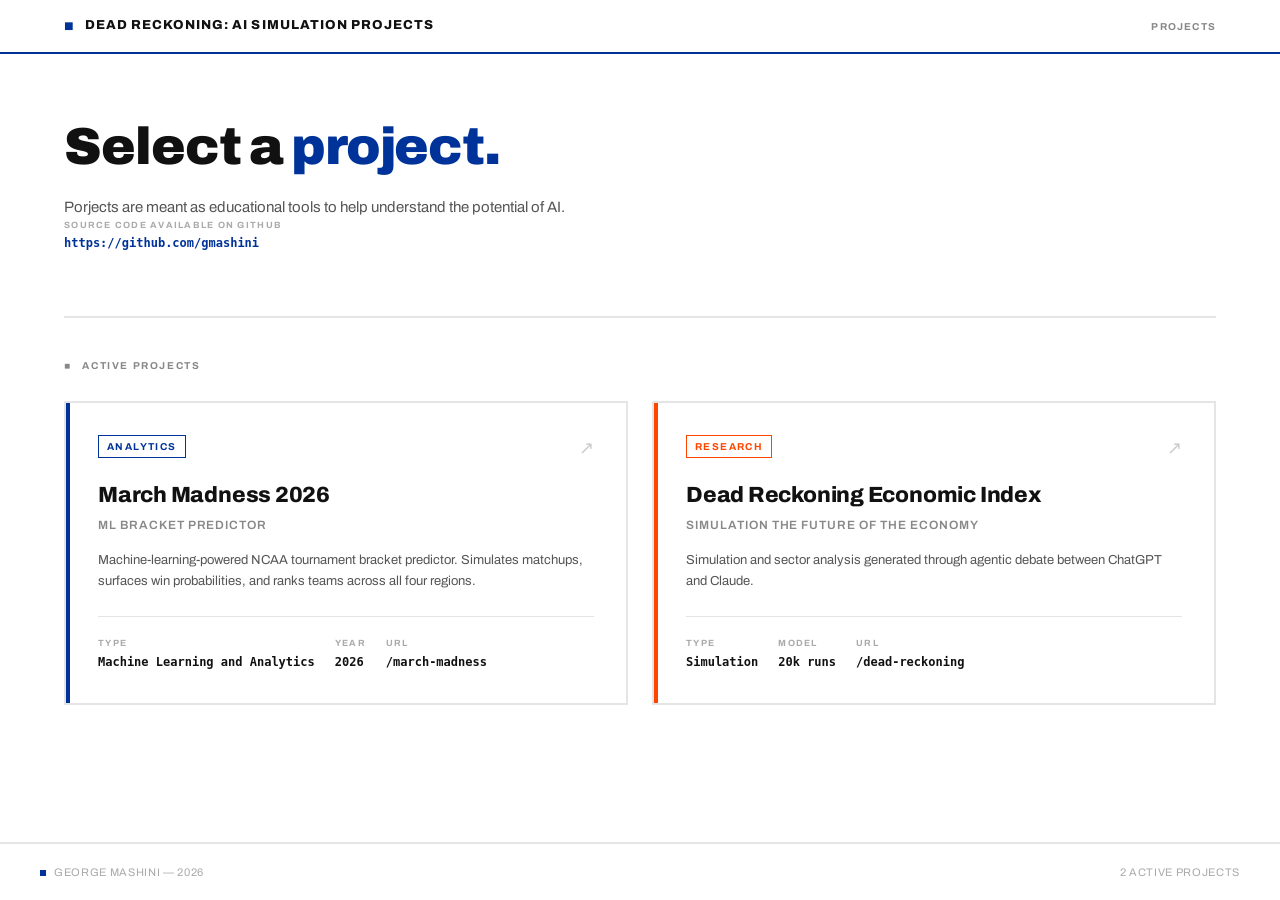
<file: index.html>
<!DOCTYPE html>
<html lang="en">
<head>
  <meta charset="UTF-8">
  <meta name="viewport" content="width=device-width, initial-scale=1.0">
  <title>Dead Reckoning AI Simulation Projects</title>
  <link rel="preconnect" href="https://fonts.googleapis.com">
  <link rel="preconnect" href="https://fonts.gstatic.com" crossorigin>
  <link href="https://fonts.googleapis.com/css2?family=Archivo:wght@400;500;600;700;800;900&display=swap" rel="stylesheet">
  <style>
    *, *::before, *::after { box-sizing: border-box; margin: 0; padding: 0; }
    html { scroll-behavior: smooth; }
    body {
      font-family: 'Archivo', 'Helvetica Neue', Arial, sans-serif;
      background: #FFFFFF;
      color: #111111;
      font-size: 14px;
      line-height: 1.5;
      -webkit-font-smoothing: antialiased;
      min-height: 100vh;
      display: flex;
      flex-direction: column;
    }

    /* ── NAV ── */
    nav {
      position: fixed; top: 0; left: 0; right: 0;
      z-index: 100;
      background: #FFFFFF;
      border-bottom: 2px solid #003399;
    }
    .nav-inner {
      max-width: 1200px; margin: 0 auto;
      padding: 0 24px;
      height: 52px;
      display: flex; align-items: center; justify-content: space-between;
    }
    .nav-brand {
      display: flex; align-items: center; gap: 10px;
      font-weight: 800; font-size: 13px; letter-spacing: 0.08em;
      text-transform: uppercase; color: #111111;
      text-decoration: none;
    }
    .nav-logo {
      color: #003399; font-size: 16px; line-height: 1;
    }
    .nav-tag {
      font-size: 10px; font-weight: 700; letter-spacing: 0.12em;
      text-transform: uppercase; color: #888888;
    }

    /* ── MAIN ── */
    main {
      flex: 1;
      max-width: 1200px; margin: 0 auto;
      padding: 120px 24px 80px;
      width: 100%;
    }

    /* ── HERO ── */
    .hero {
      margin-bottom: 64px;
    }
    .hero-eyebrow {
      font-size: 11px; font-weight: 700; letter-spacing: 0.14em;
      text-transform: uppercase; color: #888888;
      margin-bottom: 16px;
    }
    .hero-title {
      font-size: clamp(32px, 5vw, 52px);
      font-weight: 900; letter-spacing: -0.02em;
      line-height: 1.05;
      color: #111111;
      margin-bottom: 20px;
    }
    .hero-title span { color: #003399; }
    .hero-desc {
      font-size: 15px; color: #555555;
      max-width: 520px; line-height: 1.6;
    }

    /* ── DIVIDER ── */
    .section-divider {
      border: none;
      border-top: 2px solid #E5E5E5;
      margin-bottom: 40px;
    }
    .section-label {
      font-size: 10px; font-weight: 700; letter-spacing: 0.16em;
      text-transform: uppercase; color: #888888;
      margin-bottom: 28px;
    }

    /* ── PROJECT GRID ── */
    .projects-grid {
      display: grid;
      grid-template-columns: repeat(auto-fit, minmax(360px, 1fr));
      gap: 24px;
    }

    /* ── PROJECT CARD ── */
    .project-card {
      display: block;
      text-decoration: none;
      border: 2px solid #E5E5E5;
      padding: 32px;
      background: #FFFFFF;
      transition: border-color 0.15s, transform 0.15s, box-shadow 0.15s;
      cursor: pointer;
      position: relative;
      overflow: hidden;
    }
    .project-card::before {
      content: '';
      position: absolute;
      top: 0; left: 0;
      width: 4px; height: 100%;
      background: var(--card-accent);
      transition: width 0.2s;
    }
    .project-card:hover {
      border-color: var(--card-accent);
      transform: translateY(-2px);
      box-shadow: 0 8px 24px rgba(0,0,0,0.08);
    }
    .project-card:hover::before {
      width: 6px;
    }

    .card-march  { --card-accent: #003399; }
    .card-dead   { --card-accent: #FF4500; }

    .card-header {
      display: flex; align-items: flex-start; justify-content: space-between;
      margin-bottom: 20px;
    }
    .card-tag {
      font-size: 10px; font-weight: 700; letter-spacing: 0.14em;
      text-transform: uppercase;
      color: var(--card-accent);
      border: 1.5px solid var(--card-accent);
      padding: 3px 8px;
    }
    .card-arrow {
      font-size: 18px; color: #CCCCCC;
      transition: color 0.15s, transform 0.15s;
    }
    .project-card:hover .card-arrow {
      color: var(--card-accent);
      transform: translate(2px, -2px);
    }

    .card-title {
      font-size: 22px; font-weight: 800; letter-spacing: -0.01em;
      color: #111111; margin-bottom: 8px;
      line-height: 1.2;
    }
    .card-subtitle {
      font-size: 12px; font-weight: 600; letter-spacing: 0.08em;
      text-transform: uppercase; color: #888888;
      margin-bottom: 16px;
    }
    .card-desc {
      font-size: 13px; color: #555555; line-height: 1.6;
      margin-bottom: 24px;
    }

    .card-meta {
      display: flex; gap: 20px;
      padding-top: 20px;
      border-top: 1px solid #E5E5E5;
    }
    .meta-item {
      display: flex; flex-direction: column; gap: 2px;
    }
    .meta-label {
      font-size: 9px; font-weight: 700; letter-spacing: 0.14em;
      text-transform: uppercase; color: #AAAAAA;
    }
    .meta-value {
      font-size: 12px; font-weight: 600; color: #111111;
      font-family: 'SF Mono', 'Fira Code', monospace;
    }

    /* ── FOOTER ── */
    footer {
      border-top: 2px solid #E5E5E5;
      padding: 20px 24px;
      display: flex; justify-content: center;
    }
    .footer-inner {
      max-width: 1200px; width: 100%;
      display: flex; align-items: center; justify-content: space-between;
    }
    .footer-text {
      font-size: 11px; color: #AAAAAA;
      letter-spacing: 0.06em;
    }
    .footer-dot {
      width: 6px; height: 6px;
      background: #003399;
      display: inline-block;
      margin-right: 8px;
    }

    @media (max-width: 600px) {
      .projects-grid { grid-template-columns: 1fr; }
      .nav-tag { display: none; }
    }
  </style>
</head>
<body>

<nav>
  <div class="nav-inner">
    <a class="nav-brand" href="/">
      <span class="nav-logo">&#9632;</span>
      Dead Reckoning: AI Simulation Projects
    </a>
    <span class="nav-tag">Projects</span>
  </div>
</nav>

<main>
  <section class="hero">
    <h1 class="hero-title">Select a <span>project.</span></h1>
    <p class="hero-desc">
      Porjects are meant as educational tools to help understand the potential of AI. 
    </p>
    <div class="meta-item">
      <span class="meta-label">Source code available on GitHub</span>
      <a class="meta-value" href="https://github.com/gmashini" target="_blank" rel="noopener" style="color:#003399;text-decoration:none;">https://github.com/gmashini</a>
    </div>
  </section>

  <hr class="section-divider">
  <p class="section-label">&#9632; &nbsp; Active Projects</p>

  <div class="projects-grid">

    <!-- March Madness -->
    <a class="project-card card-march" href="./march-madness/">
      <div class="card-header">
        <span class="card-tag">Analytics</span>
        <span class="card-arrow">↗</span>
      </div>
      <h2 class="card-title">March Madness 2026</h2>
      <p class="card-subtitle">ML Bracket Predictor</p>
      <p class="card-desc">
        Machine-learning-powered NCAA tournament bracket predictor.
        Simulates matchups, surfaces win probabilities, and ranks
        teams across all four regions.
      </p>
      <div class="card-meta">
        <div class="meta-item">
          <span class="meta-label">Type</span>
          <span class="meta-value">Machine Learning and Analytics</span>
        </div>
        <div class="meta-item">
          <span class="meta-label">Year</span>
          <span class="meta-value">2026</span>
        </div>
        <div class="meta-item">
          <span class="meta-label">URL</span>
          <span class="meta-value">/march-madness</span>
        </div>
      </div>
    </a>

    <!-- Dead Reckoning -->
    <a class="project-card card-dead" href="./dead-reckoning/">
      <div class="card-header">
        <span class="card-tag">Research</span>
        <span class="card-arrow">↗</span>
      </div>
      <h2 class="card-title">Dead Reckoning Economic Index</h2>
      <p class="card-subtitle">Simulation the future of the economy</p>
      <p class="card-desc">
        Simulation and sector analysis generated through agentic debate between ChatGPT and Claude.
      </p>
      <div class="card-meta">
        <div class="meta-item">
          <span class="meta-label">Type</span>
          <span class="meta-value">Simulation</span>
        </div>
        <div class="meta-item">
          <span class="meta-label">Model</span>
          <span class="meta-value">20k runs</span>
        </div>
        <div class="meta-item">
          <span class="meta-label">URL</span>
          <span class="meta-value">/dead-reckoning</span>
        </div>
      </div>
    </a>

  </div>
</main>

<footer>
  <div class="footer-inner">
    <span class="footer-text"><span class="footer-dot"></span>GEORGE MASHINI — 2026</span>
    <span class="footer-text">2 ACTIVE PROJECTS</span>
  </div>
</footer>

</body>
</html>
</file>
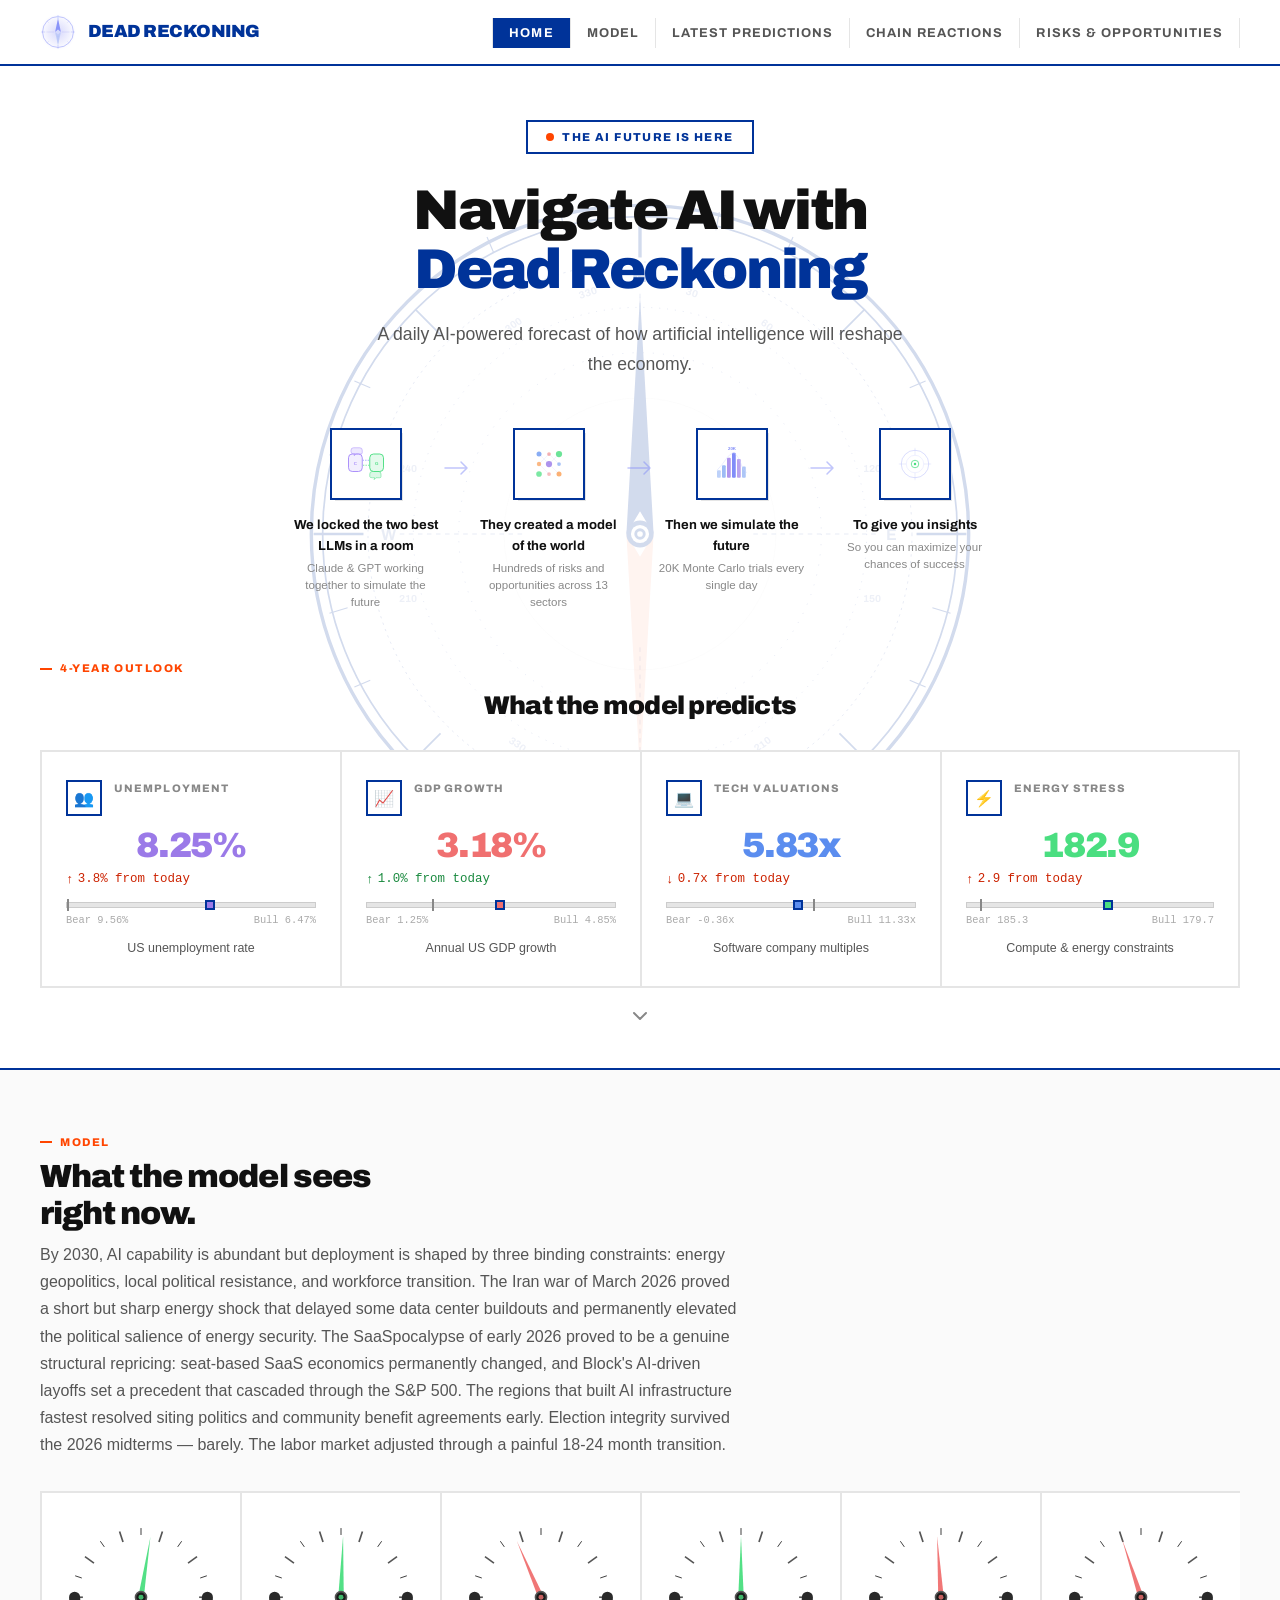
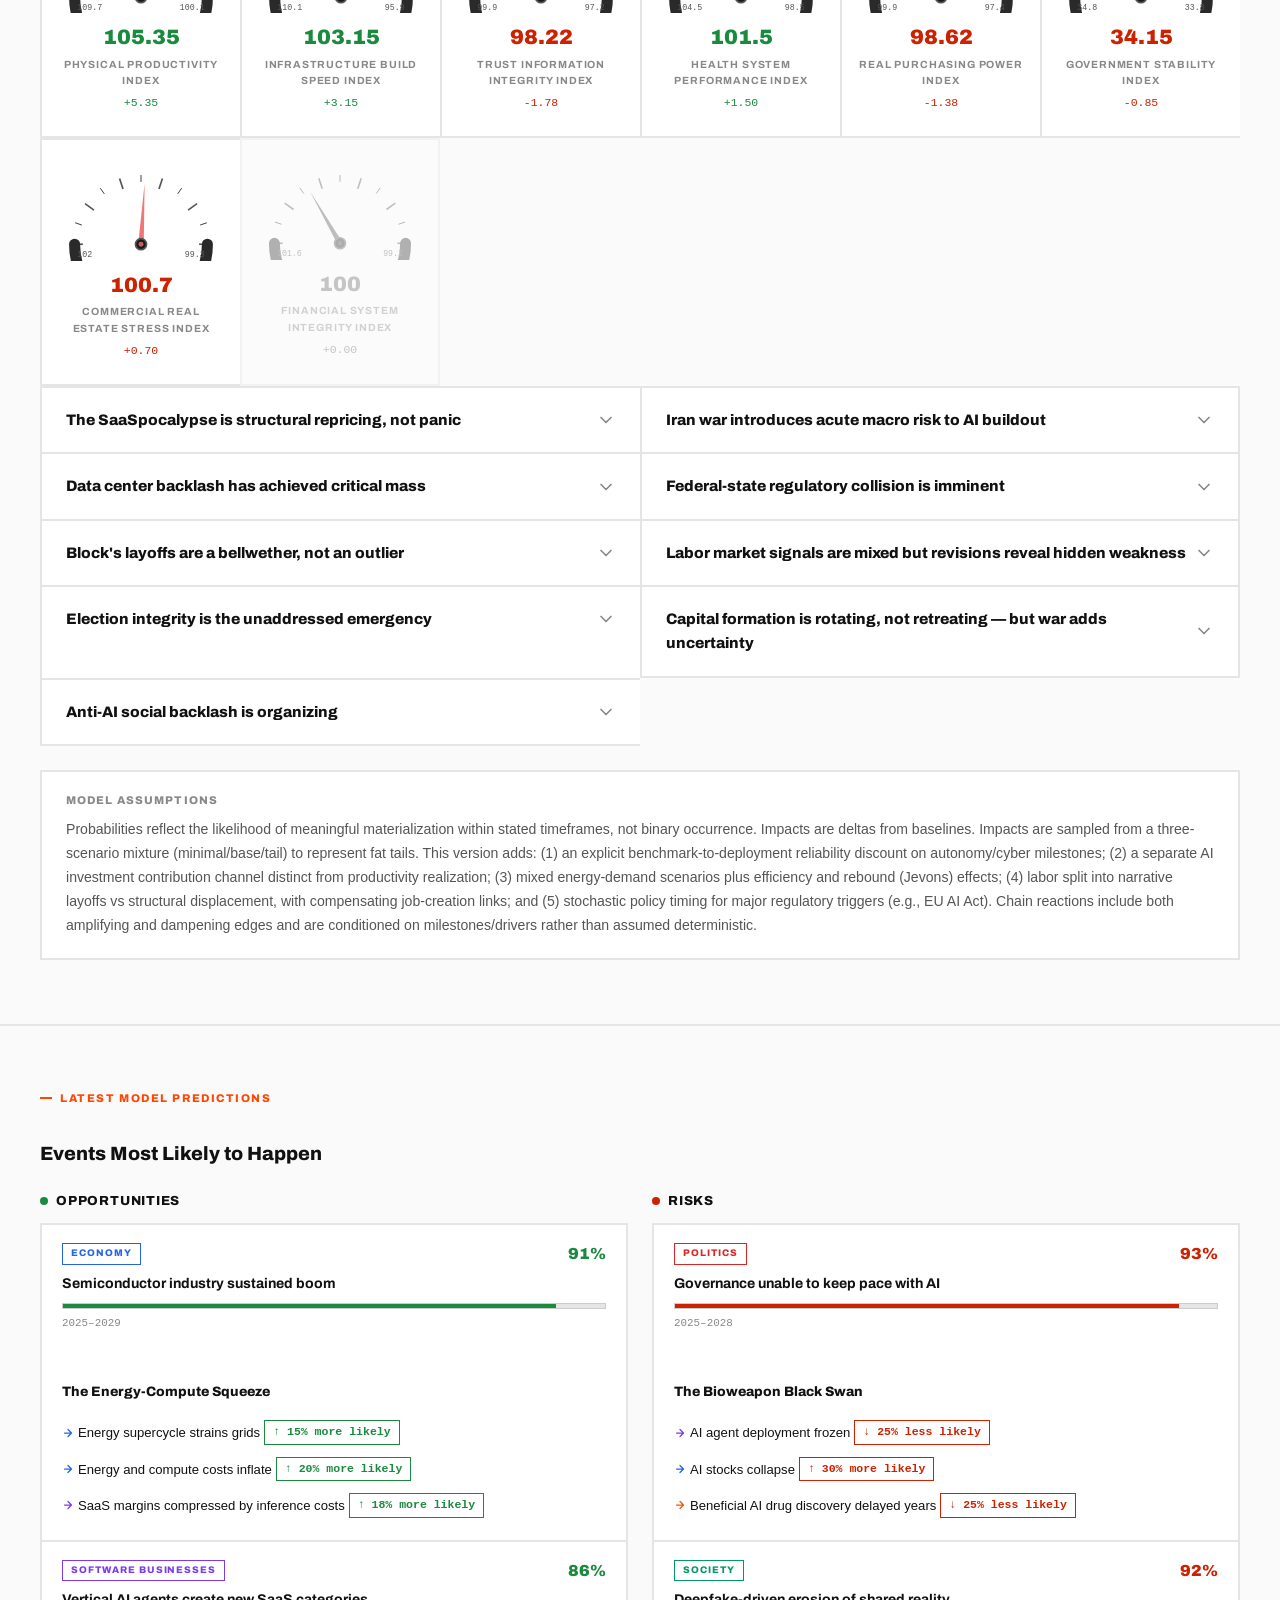
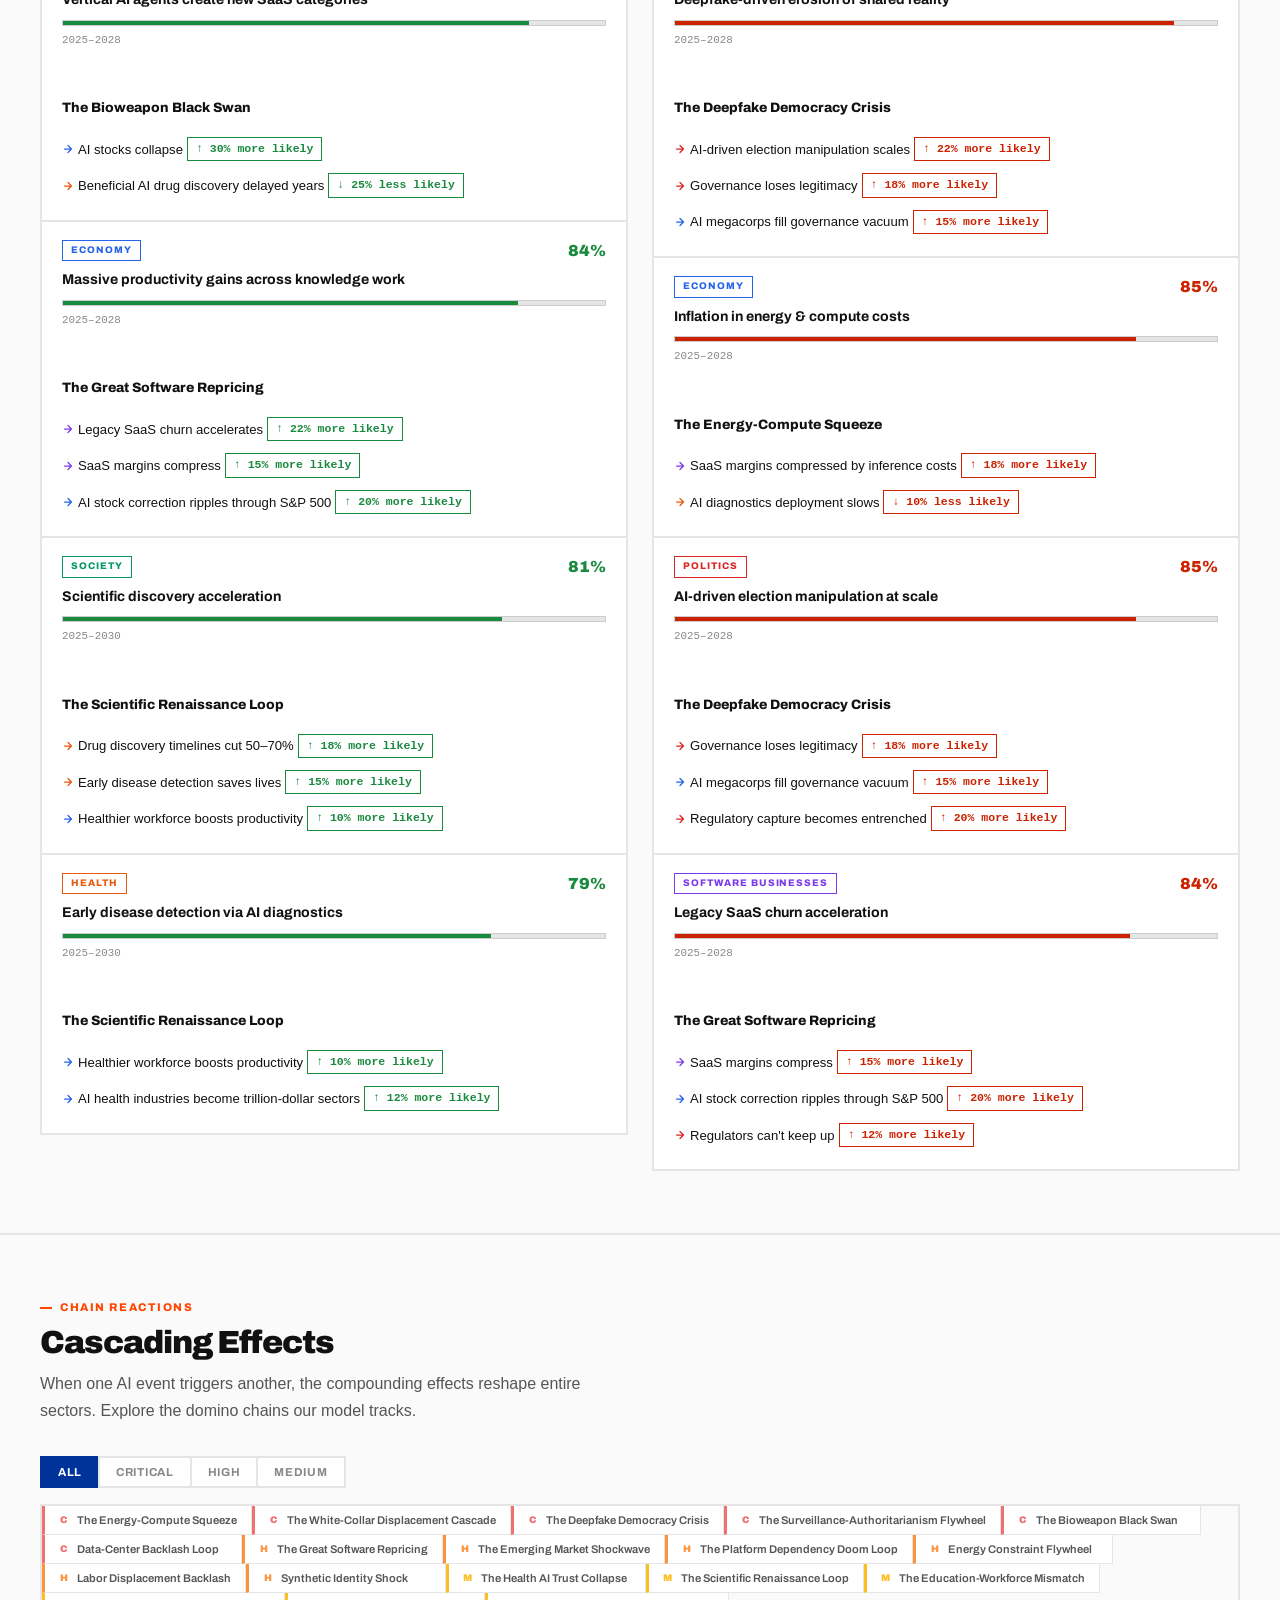
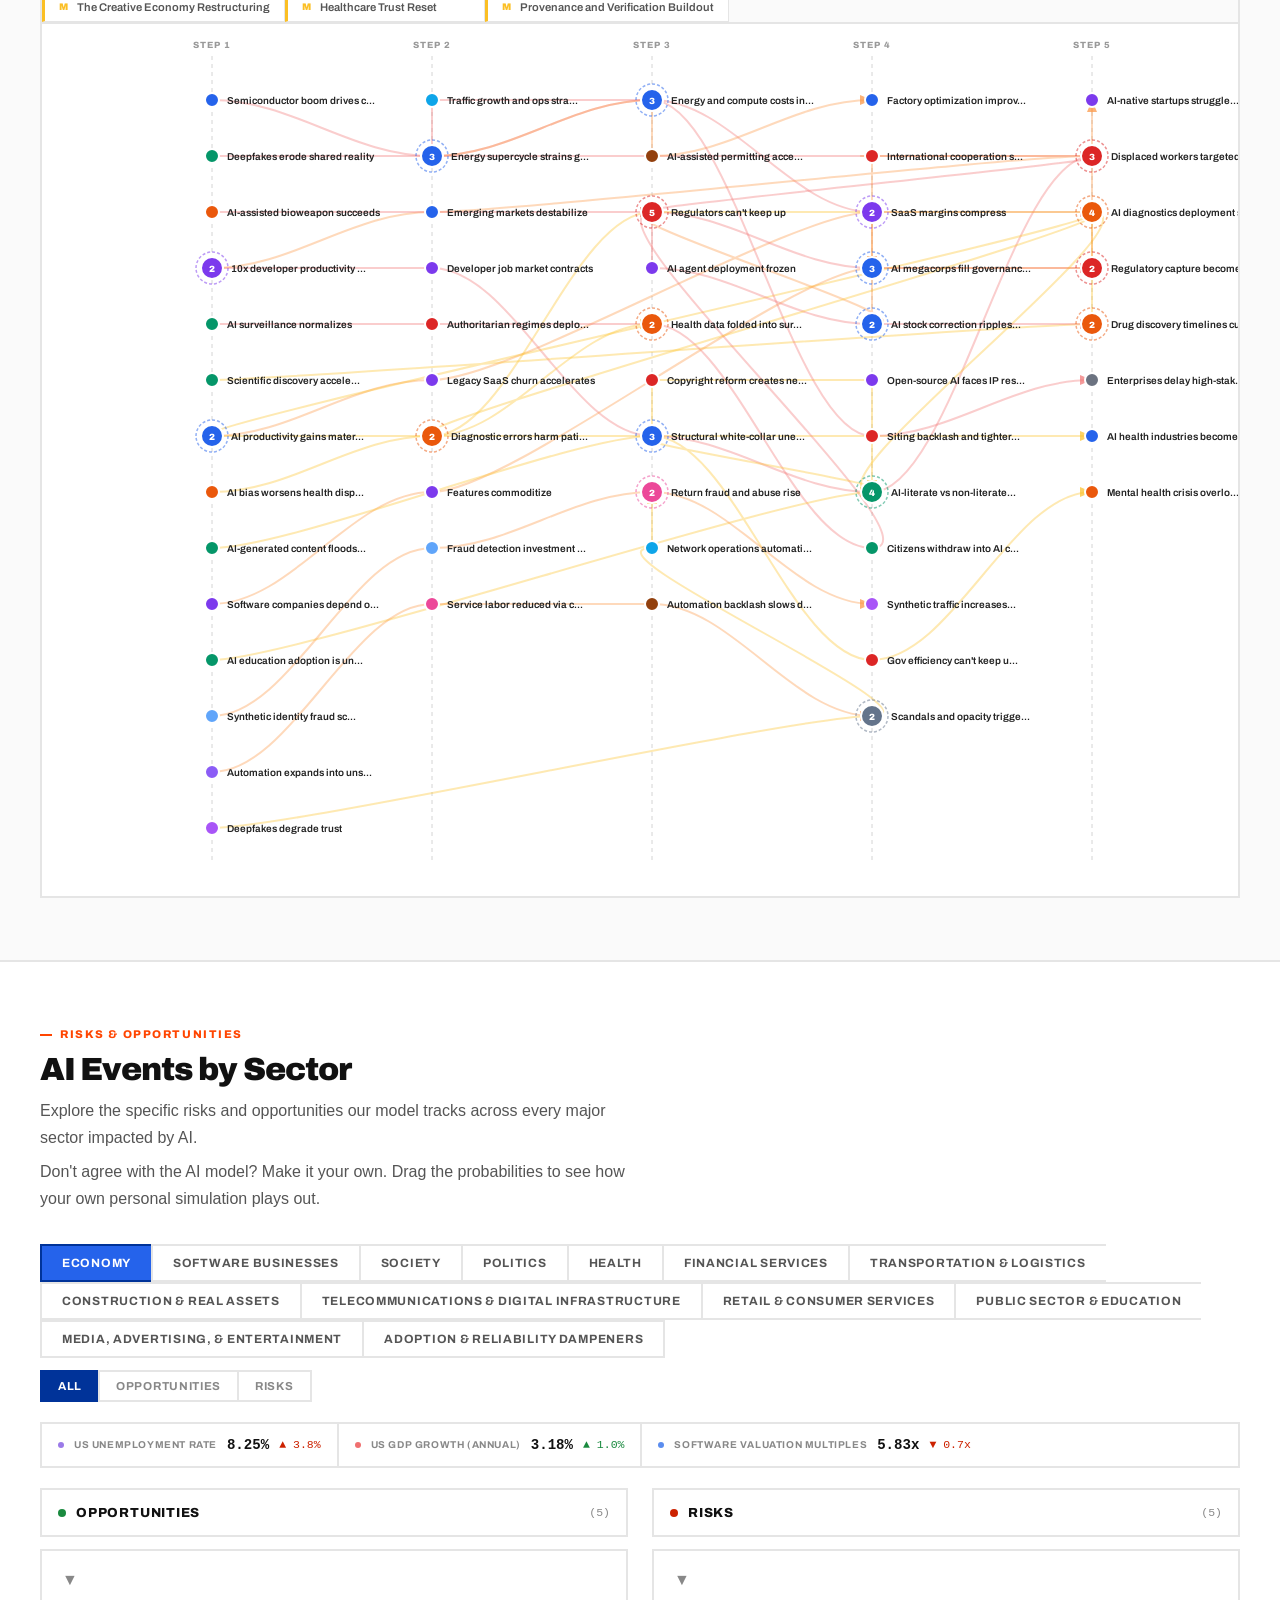
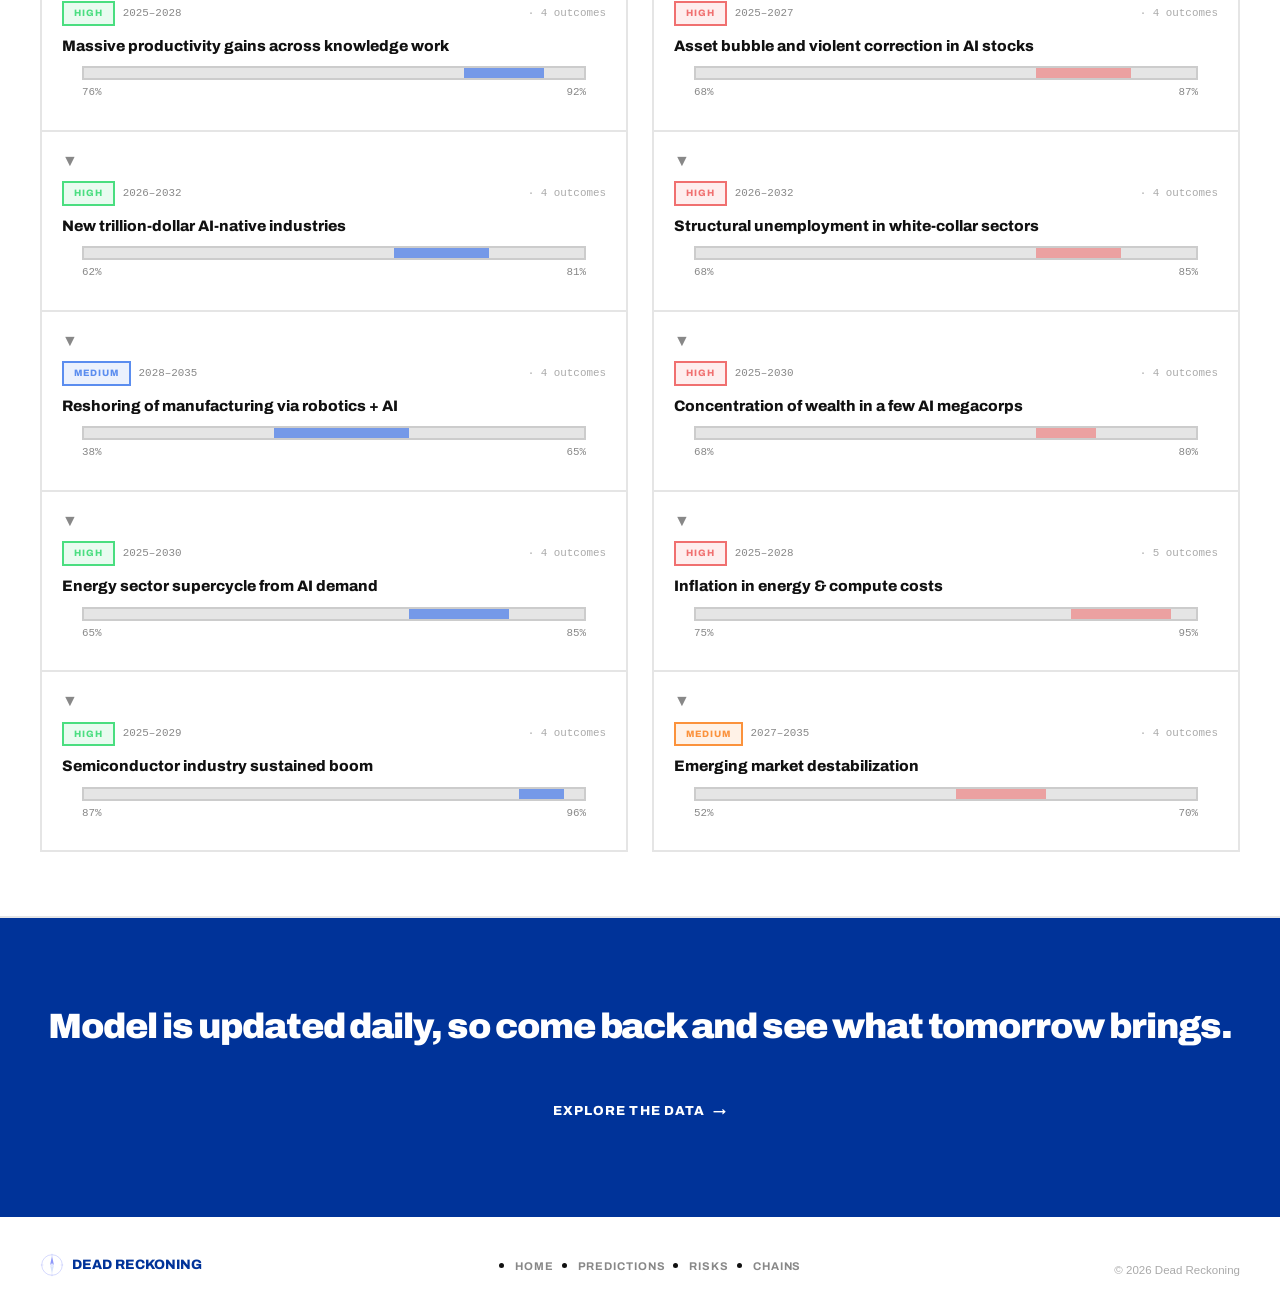
<file: dead-reckoning/index.html>
<!DOCTYPE html>
<!--
  Dead Reckoning — Landing Page
  Shows the model overview, commentary, sector cards, Monte Carlo simulation
  results, and chain reaction analysis. Loads model-data.json and runs 20,000
  simulations client-side via simulation.js.
-->
<html lang="en">
<head>
  <meta charset="UTF-8">
  <meta name="viewport" content="width=device-width, initial-scale=1.0">
  <title>Dead Reckoning — Navigate the AI Economy</title>
  <meta name="description" content="Dead Reckoning helps professionals make sense of the AI world, understand impacts, and navigate the best path to prosper in the new AI economy.">
  <link rel="icon" type="image/svg+xml" href="favicon.svg">
  <link rel="preconnect" href="https://fonts.googleapis.com">
  <link rel="preconnect" href="https://fonts.gstatic.com" crossorigin>
  <link href="https://fonts.googleapis.com/css2?family=Archivo:wght@400;500;600;700;800;900&display=swap" rel="stylesheet">
  <link rel="stylesheet" href="styles.css">
</head>
<body>

  <!-- ── Navigation ──────────────────────────────── -->
  <nav class="nav">
    <div class="nav-inner">
      <a href="index.html" class="nav-logo">
        <span class="logo-mark">
          <svg width="36" height="36" viewBox="0 0 56 56">
            <defs><radialGradient id="glow" cx="50%" cy="50%" r="50%"><stop offset="0%" stop-color="#6366f1" stop-opacity="0.25"/><stop offset="100%" stop-color="#6366f1" stop-opacity="0"/></radialGradient></defs>
            <rect width="56" height="56" fill="url(#glow)"/>
            <circle cx="28" cy="28" r="24" fill="none" stroke="#818cf8" stroke-width="1.5" opacity="0.5"/>
            <line x1="28" y1="2" x2="28" y2="8" stroke="#c7d2fe" stroke-width="2" opacity="0.8"/><line x1="28" y1="48" x2="28" y2="54" stroke="#818cf8" stroke-width="1.2" opacity="0.4"/><line x1="2" y1="28" x2="8" y2="28" stroke="#818cf8" stroke-width="1.2" opacity="0.4"/><line x1="48" y1="28" x2="54" y2="28" stroke="#818cf8" stroke-width="1.2" opacity="0.4"/>
            <line x1="44.97" y1="11.03" x2="42.14" y2="13.86" stroke="#818cf8" stroke-width="0.8" opacity="0.25"/><line x1="11.03" y1="11.03" x2="13.86" y2="13.86" stroke="#818cf8" stroke-width="0.8" opacity="0.25"/><line x1="44.97" y1="44.97" x2="42.14" y2="42.14" stroke="#818cf8" stroke-width="0.8" opacity="0.25"/><line x1="11.03" y1="44.97" x2="13.86" y2="42.14" stroke="#818cf8" stroke-width="0.8" opacity="0.25"/>
            <line x1="28" y1="10" x2="28" y2="22" stroke="#6366f1" stroke-width="0.7" opacity="0.3"/><line x1="28" y1="34" x2="28" y2="46" stroke="#6366f1" stroke-width="0.7" opacity="0.3"/><line x1="10" y1="28" x2="22" y2="28" stroke="#6366f1" stroke-width="0.7" opacity="0.3"/><line x1="34" y1="28" x2="46" y2="28" stroke="#6366f1" stroke-width="0.7" opacity="0.3"/>
            <polygon points="28,7 23.5,28 28,24 32.5,28" fill="#818cf8" opacity="0.9"/><polygon points="28,49 32.5,28 28,32 23.5,28" fill="#5B8DEF" opacity="0.25"/>
            <circle cx="28" cy="28" r="2.5" fill="#c7d2fe" opacity="0.7"/><circle cx="28" cy="28" r="1" fill="#fff" opacity="0.5"/>
          </svg>
        </span>
        Dead Reckoning
      </a>
      <ul class="nav-links">
        <li><a href="#home" class="active">Home</a></li>
        <li><a href="#commentary">Model</a></li>
        <li><a href="#about">Latest Predictions</a></li>
        <li><a href="#model">Chain Reactions</a></li>
        <li><a href="#outlook">Risks &amp; Opportunities</a></li>
      </ul>
      <button class="nav-mobile-toggle" aria-label="Toggle menu" onclick="document.querySelector('.nav-links').classList.toggle('show')">&#9776;</button>
    </div>
  </nav>

  <!-- ── Hero ────────────────────────────────────── -->
  <section class="hero" id="home">
    <!-- Decorative compass background -->
    <div class="hero-compass" aria-hidden="true">
      <svg viewBox="0 0 600 600" fill="none" xmlns="http://www.w3.org/2000/svg">
        <!-- Outer bezel ring — heavy, machined look -->
        <circle cx="300" cy="300" r="290" stroke="#003399" stroke-width="3"/>
        <circle cx="300" cy="300" r="280" stroke="#003399" stroke-width="1.5"/>
        <!-- Inner precision rings -->
        <circle cx="300" cy="300" r="240" stroke="#003399" stroke-width="0.5" stroke-dasharray="2 4"/>
        <circle cx="300" cy="300" r="200" stroke="#003399" stroke-width="0.5" stroke-dasharray="1 6"/>
        <circle cx="300" cy="300" r="160" stroke="#003399" stroke-width="0.5" stroke-dasharray="1 8"/>
        <circle cx="300" cy="300" r="120" stroke="#E5E5E5" stroke-width="0.5"/>
        <!-- Cardinal tick marks — heavy machined lines -->
        <line x1="300" y1="12" x2="300" y2="56" stroke="#003399" stroke-width="3"/>
        <line x1="300" y1="544" x2="300" y2="588" stroke="#003399" stroke-width="2"/>
        <line x1="12" y1="300" x2="56" y2="300" stroke="#003399" stroke-width="2"/>
        <line x1="544" y1="300" x2="588" y2="300" stroke="#003399" stroke-width="2"/>
        <!-- Cardinal labels -->
        <text x="300" y="78" text-anchor="middle" font-family="Archivo, Helvetica, sans-serif" font-size="16" font-weight="900" fill="#003399" letter-spacing="0.1em">N</text>
        <text x="300" y="536" text-anchor="middle" font-family="Archivo, Helvetica, sans-serif" font-size="14" font-weight="700" fill="#003399" opacity="0.5">S</text>
        <text x="78" y="305" text-anchor="middle" font-family="Archivo, Helvetica, sans-serif" font-size="14" font-weight="700" fill="#003399" opacity="0.5">W</text>
        <text x="522" y="305" text-anchor="middle" font-family="Archivo, Helvetica, sans-serif" font-size="14" font-weight="700" fill="#003399" opacity="0.5">E</text>
        <!-- Diagonal tick marks — 45-degree positions -->
        <line x1="498" y1="102" x2="476" y2="124" stroke="#003399" stroke-width="1.5"/>
        <line x1="102" y1="102" x2="124" y2="124" stroke="#003399" stroke-width="1.5"/>
        <line x1="498" y1="498" x2="476" y2="476" stroke="#003399" stroke-width="1.5"/>
        <line x1="102" y1="498" x2="124" y2="476" stroke="#003399" stroke-width="1.5"/>
        <!-- 30-degree minor ticks around outer ring -->
        <g stroke="#003399" stroke-width="1">
          <line x1="300" y1="12" x2="300" y2="28"/>
          <line x1="370" y1="16" x2="367" y2="32"/>
          <line x1="435" y1="38" x2="429" y2="52"/>
          <line x1="552" y1="165" x2="538" y2="171"/>
          <line x1="574" y1="230" x2="558" y2="235"/>
          <line x1="584" y1="300" x2="568" y2="300"/>
          <line x1="574" y1="370" x2="558" y2="365"/>
          <line x1="552" y1="435" x2="538" y2="429"/>
          <line x1="435" y1="562" x2="429" y2="548"/>
          <line x1="370" y1="584" x2="367" y2="568"/>
          <line x1="300" y1="588" x2="300" y2="572"/>
          <line x1="230" y1="584" x2="233" y2="568"/>
          <line x1="165" y1="562" x2="171" y2="548"/>
          <line x1="48" y1="435" x2="62" y2="429"/>
          <line x1="26" y1="370" x2="42" y2="365"/>
          <line x1="16" y1="300" x2="32" y2="300"/>
          <line x1="26" y1="230" x2="42" y2="235"/>
          <line x1="48" y1="165" x2="62" y2="171"/>
          <line x1="165" y1="38" x2="171" y2="52"/>
          <line x1="230" y1="16" x2="233" y2="32"/>
        </g>
        <!-- Cross-hair lines — precision etched -->
        <line x1="300" y1="88" x2="300" y2="200" stroke="#003399" stroke-width="0.5" stroke-dasharray="4 4"/>
        <line x1="300" y1="400" x2="300" y2="512" stroke="#003399" stroke-width="0.5" stroke-dasharray="4 4"/>
        <line x1="88" y1="300" x2="200" y2="300" stroke="#003399" stroke-width="0.5" stroke-dasharray="4 4"/>
        <line x1="400" y1="300" x2="512" y2="300" stroke="#003399" stroke-width="0.5" stroke-dasharray="4 4"/>
        <!-- Compass needle — north (Racing Blue, solid) -->
        <polygon points="300,90 288,300 300,280 312,300" fill="#003399"/>
        <!-- Compass needle — south (International Orange) -->
        <polygon points="300,510 312,300 300,320 288,300" fill="#FF4500" opacity="0.35"/>
        <!-- Center mechanism — riveted hub -->
        <circle cx="300" cy="300" r="12" fill="#003399"/>
        <circle cx="300" cy="300" r="8" fill="#FFFFFF"/>
        <circle cx="300" cy="300" r="5" fill="#003399"/>
        <circle cx="300" cy="300" r="2.5" fill="#FFFFFF"/>
        <!-- Degree numerals -->
        <g font-family="Archivo, Helvetica, sans-serif" font-size="9" font-weight="700" fill="#003399" opacity="0.4" text-anchor="middle">
          <text x="345" y="90" transform="rotate(18 345 90)">30</text>
          <text x="410" y="118" transform="rotate(36 410 118)">60</text>
          <text x="505" y="245">120</text>
          <text x="505" y="360">150</text>
          <text x="410" y="488" transform="rotate(-36 410 488)">210</text>
          <text x="345" y="516" transform="rotate(-18 345 516)">240</text>
          <text x="255" y="516" transform="rotate(18 255 516)">300</text>
          <text x="190" y="488" transform="rotate(36 190 488)">330</text>
          <text x="95" y="360">210</text>
          <text x="95" y="245">240</text>
          <text x="190" y="118" transform="rotate(-36 190 118)">300</text>
          <text x="255" y="90" transform="rotate(-18 255 90)">330</text>
        </g>
      </svg>
    </div>

    <div class="hero-content fade-in">
      <div class="hero-badge">
        <span class="pulse-dot"></span>
        <span>The AI Future is Here</span>
      </div>
      <h1>
        Navigate AI with<br>
        <span class="gradient-text">Dead Reckoning</span>
      </h1>
      <p class="hero-subtitle-short">
        A daily AI-powered forecast of how artificial intelligence will reshape the economy.
      </p>

      <!-- ── Process Flow Diagram ── -->
      <div class="process-flow">
        <div class="process-step">
          <div class="process-icon process-icon--debate">
            <!-- LLM Debate Icon -->
            <svg viewBox="0 0 64 64" fill="none" xmlns="http://www.w3.org/2000/svg">
              <!-- Left brain (Claude) -->
              <rect x="4" y="16" width="22" height="28" rx="6" fill="rgba(167,139,250,0.15)" stroke="#a78bfa" stroke-width="1.5"/>
              <text x="15" y="33" fill="#a78bfa" font-size="7" font-weight="700" text-anchor="middle" font-family="Inter, sans-serif">C</text>
              <!-- Right brain (GPT) -->
              <rect x="38" y="16" width="22" height="28" rx="6" fill="rgba(74,222,128,0.15)" stroke="#4ADE80" stroke-width="1.5"/>
              <text x="49" y="33" fill="#4ADE80" font-size="7" font-weight="700" text-anchor="middle" font-family="Inter, sans-serif">G</text>
              <!-- Debate arrows -->
              <path d="M27 26 L37 26" stroke="#818cf8" stroke-width="1.2" stroke-dasharray="2 2">
                <animate attributeName="stroke-dashoffset" values="0;-8" dur="1s" repeatCount="indefinite"/>
              </path>
              <path d="M37 34 L27 34" stroke="#4ADE80" stroke-width="1.2" stroke-dasharray="2 2">
                <animate attributeName="stroke-dashoffset" values="0;-8" dur="1s" repeatCount="indefinite"/>
              </path>
              <!-- Speech bubbles -->
              <path d="M8 10 Q8 6 12 6 L22 6 Q26 6 26 10 L26 14 Q26 16 24 16 L16 16 L13 19 L14 16 L12 16 Q8 16 8 12 Z" fill="rgba(167,139,250,0.2)" stroke="#a78bfa" stroke-width="0.8"/>
              <path d="M38 48 Q38 44 42 44 L52 44 Q56 44 56 48 L56 52 Q56 54 54 54 L48 54 L45 57 L46 54 L42 54 Q38 54 38 52 Z" fill="rgba(74,222,128,0.2)" stroke="#4ADE80" stroke-width="0.8"/>
            </svg>
          </div>
          <div class="process-label">We locked the two best LLMs in a room</div>
          <div class="process-detail">Claude & GPT working together to simulate the future </div>
        </div>

        <div class="process-arrow">
          <svg viewBox="0 0 32 24" fill="none"><path d="M4 12h20M20 6l6 6-6 6" stroke="#818cf8" stroke-width="1.5" stroke-linecap="round" stroke-linejoin="round" opacity="0.5"/></svg>
        </div>

        <div class="process-step">
          <div class="process-icon process-icon--model">
            <svg viewBox="0 0 64 64" fill="none" xmlns="http://www.w3.org/2000/svg">
              <!-- Grid of probability dots -->
              <g opacity="0.9">
                <circle cx="16" cy="16" r="4" fill="#5B8DEF" opacity="0.8"/><circle cx="32" cy="16" r="3" fill="#F07070" opacity="0.6"/><circle cx="48" cy="16" r="5" fill="#4ADE80" opacity="0.9"/>
                <circle cx="16" cy="32" r="3.5" fill="#FB923C" opacity="0.7"/><circle cx="32" cy="32" r="5" fill="#9B7AE8" opacity="0.9"/><circle cx="48" cy="32" r="3" fill="#5B8DEF" opacity="0.6"/>
                <circle cx="16" cy="48" r="4.5" fill="#4ADE80" opacity="0.8"/><circle cx="32" cy="48" r="3" fill="#F07070" opacity="0.5"/><circle cx="48" cy="48" r="4" fill="#FB923C" opacity="0.8"/>
              </g>
              <!-- Connecting lines -->
              <g stroke="#818cf8" stroke-width="0.5" opacity="0.3">
                <line x1="16" y1="16" x2="32" y2="32"/><line x1="32" y1="16" x2="48" y2="32"/><line x1="48" y1="16" x2="32" y2="32"/>
                <line x1="16" y1="32" x2="32" y2="48"/><line x1="32" y1="32" x2="48" y2="48"/><line x1="16" y1="32" x2="32" y2="16"/>
              </g>
            </svg>
          </div>
          <div class="process-label">They created a model of the world</div>
          <div class="process-detail">Hundreds of risks and opportunities across 13 sectors </div>
        </div>

        <div class="process-arrow">
          <svg viewBox="0 0 32 24" fill="none"><path d="M4 12h20M20 6l6 6-6 6" stroke="#818cf8" stroke-width="1.5" stroke-linecap="round" stroke-linejoin="round" opacity="0.5"/></svg>
        </div>

        <div class="process-step">
          <div class="process-icon process-icon--sim">
            <svg viewBox="0 0 64 64" fill="none" xmlns="http://www.w3.org/2000/svg">
              <!-- Monte Carlo histogram bars -->
              <rect x="8" y="42" width="6" height="12" rx="1.5" fill="#5B8DEF" opacity="0.4"/>
              <rect x="16" y="34" width="6" height="20" rx="1.5" fill="#5B8DEF" opacity="0.6"/>
              <rect x="24" y="22" width="6" height="32" rx="1.5" fill="#9B7AE8" opacity="0.8"/>
              <rect x="32" y="14" width="6" height="40" rx="1.5" fill="#818cf8" opacity="1"/>
              <rect x="40" y="24" width="6" height="30" rx="1.5" fill="#9B7AE8" opacity="0.7"/>
              <rect x="48" y="36" width="6" height="18" rx="1.5" fill="#5B8DEF" opacity="0.5"/>
              <!-- Bell curve overlay -->
              <path d="M8 42 Q16 34 24 22 Q28 16 35 14 Q42 18 48 36 Q52 44 56 46" stroke="#c7d2fe" stroke-width="1.2" fill="none" opacity="0.5"/>
              <!-- "20K" label -->
              <text x="32" y="10" fill="#818cf8" font-size="7" font-weight="700" text-anchor="middle" font-family="Inter, sans-serif">20K</text>
            </svg>
          </div>
          <div class="process-label">Then we simulate the future</div>
          <div class="process-detail">20K Monte Carlo trials every single day</div>
        </div>

        <div class="process-arrow">
          <svg viewBox="0 0 32 24" fill="none"><path d="M4 12h20M20 6l6 6-6 6" stroke="#818cf8" stroke-width="1.5" stroke-linecap="round" stroke-linejoin="round" opacity="0.5"/></svg>
        </div>

        <div class="process-step">
          <div class="process-icon process-icon--results">
            <svg viewBox="0 0 64 64" fill="none" xmlns="http://www.w3.org/2000/svg">
              <!-- Compass/target -->
              <circle cx="32" cy="32" r="22" stroke="#818cf8" stroke-width="1.5" opacity="0.3"/>
              <circle cx="32" cy="32" r="14" stroke="#818cf8" stroke-width="1" opacity="0.2"/>
              <circle cx="32" cy="32" r="6" stroke="#4ADE80" stroke-width="1.5" opacity="0.8"/>
              <circle cx="32" cy="32" r="2" fill="#4ADE80"/>
              <!-- Crosshairs -->
              <line x1="32" y1="6" x2="32" y2="18" stroke="#818cf8" stroke-width="0.8" opacity="0.3"/>
              <line x1="32" y1="46" x2="32" y2="58" stroke="#818cf8" stroke-width="0.8" opacity="0.3"/>
              <line x1="6" y1="32" x2="18" y2="32" stroke="#818cf8" stroke-width="0.8" opacity="0.3"/>
              <line x1="46" y1="32" x2="58" y2="32" stroke="#818cf8" stroke-width="0.8" opacity="0.3"/>
            </svg>
          </div>
          <div class="process-label">To give you insights</div>
          <div class="process-detail">So you can maximize your chances of success</div>
        </div>
      </div>

    </div>

    <!-- Key Metrics (inline in hero) -->
    <div class="hero-metrics" id="key-metrics">
      <div class="key-metrics-header">
        <span class="landing-label">4-Year Outlook</span>
        <h2>What the model predicts</h2>
      </div>
      <div class="key-metrics-grid" id="key-metrics-grid">
        <!-- Populated by JS -->
      </div>
    </div>

    <!-- Scroll indicator -->
    <a href="#commentary" class="hero-scroll-arrow" aria-label="Scroll down">
      <svg width="24" height="24" viewBox="0 0 24 24" fill="none" stroke="currentColor" stroke-width="2" stroke-linecap="round" stroke-linejoin="round">
        <polyline points="6 9 12 15 18 9"/>
      </svg>
    </a>
  </section>

  <!-- ── Divider ─────────────────────────────────── -->
  <div class="landing-divider"></div>

  <!-- ── Model Commentary ─────────────────────────── -->
  <section class="landing-section landing-section-alt" id="commentary">
    <div class="landing-inner">
      <div class="landing-header fade-in">
        <span class="landing-label">Model</span>
        <h2>What the model sees<br>right now.</h2>
        <p id="landing-commentary-summary" class="landing-commentary-summary"></p>
      </div>
      <div class="landing-dials-grid fade-in" id="landing-dials-grid"></div>
      <div class="landing-themes" id="landing-themes"></div>
      <div class="landing-assumptions" id="landing-assumptions" style="display:none">
        <div class="landing-assumptions-label">Model Assumptions</div>
        <p id="landing-assumptions-text"></p>
      </div>
    </div>
  </section>

  <!-- ── Divider ─────────────────────────────────── -->
  <div class="landing-divider"></div>

  <!-- ── Latest Predictions ──────────────────────── -->
  <section class="landing-section landing-section-alt" id="about">
    <div class="landing-inner">
      <div class="landing-header fade-in">
        <span class="landing-label">Latest Model Predictions</span>
        
      </div>

      <!-- Top Events -->
      <div class="fade-in">
        <h3 class="landing-sub-heading">Events Most Likely to Happen</h3>
        <div class="landing-top-events" id="landing-top-events"></div>
      </div>

      

    </div>
  </section>

  <!-- ── Divider ─────────────────────────────────── -->
  <div class="landing-divider"></div>

  <!-- ── Chain Reactions ─────────────────────────── -->
  <section class="landing-section landing-section-alt" id="model">
    <div class="landing-inner">
      <div class="landing-header fade-in">
        <span class="landing-label">Chain Reactions</span>
        <h2>Cascading Effects</h2>
        <p>When one AI event triggers another, the compounding effects reshape entire sectors. Explore the domino chains our model tracks.</p>
      </div>
      <div class="landing-chains-controls fade-in">
        <div class="severity-filter" id="landing-severity-filter">
          <button class="severity-btn active" data-sev="all">All</button>
          <button class="severity-btn" data-sev="critical" style="--active-bg:var(--severity-critical)">Critical</button>
          <button class="severity-btn" data-sev="high" style="--active-bg:var(--severity-high)">High</button>
          <button class="severity-btn" data-sev="medium" style="--active-bg:var(--severity-medium)">Medium</button>
        </div>
      </div>
      <div class="entanglement-viz fade-in" id="entanglement-viz">
        <div class="entanglement-legend" id="entanglement-legend"></div>
        <div class="entanglement-svg-wrap">
          <svg id="entanglement-svg" xmlns="http://www.w3.org/2000/svg"></svg>
        </div>
        <div class="entanglement-detail" id="entanglement-detail"></div>
      </div>
    </div>
  </section>

  <!-- ── Divider ─────────────────────────────────── -->
  <div class="landing-divider"></div>

  <!-- ── Risks & Opportunities ────────────────────── -->
  <section class="landing-section" id="outlook">
    <div class="landing-inner">
      <div class="landing-header fade-in">
        <span class="landing-label">Risks &amp; Opportunities</span>
        <h2>AI Events by Sector</h2>
        <p>Explore the specific risks and opportunities our model tracks across every major sector impacted by AI.</p>
        <p class="landing-header-hint">Don't agree with the AI model? Make it your own. Drag the probabilities to see how your own personal simulation plays out.</p>
      </div>
      <div class="landing-risks-controls fade-in">
        <div class="cat-tabs" id="landing-cat-tabs"></div>
        <div class="view-filter" id="landing-view-filter">
          <button class="view-btn active" data-view="both">All</button>
          <button class="view-btn" data-view="opportunities">Opportunities</button>
          <button class="view-btn" data-view="risks">Risks</button>
        </div>
      </div>
      <div id="inline-sim-metrics" class="fade-in"></div>
      <div id="landing-items-container" class="fade-in"></div>
    </div>
  </section>

  <!-- ── Divider ─────────────────────────────────── -->
  <div class="landing-divider"></div>

  <!-- ── CTA ─────────────────────────────────────── -->
  <section class="cta-section">
    <div class="landing-inner fade-in">
      <h2>Model is updated daily, so come back and see what tomorrow brings.</h2>
      <p></p>
      <a href="#about" class="btn-primary">
        <span>Explore the Data</span> <span>&rarr;</span>
      </a>
    </div>
  </section>

  <!-- ── Footer ──────────────────────────────────── -->
  <footer class="footer">
    <div class="footer-inner">
      <div class="footer-logo">
        <svg width="24" height="24" viewBox="0 0 56 56">
          <circle cx="28" cy="28" r="24" fill="none" stroke="#818cf8" stroke-width="1.5" opacity="0.5"/>
          <line x1="28" y1="2" x2="28" y2="8" stroke="#c7d2fe" stroke-width="2" opacity="0.8"/><line x1="28" y1="48" x2="28" y2="54" stroke="#818cf8" stroke-width="1.2" opacity="0.4"/><line x1="2" y1="28" x2="8" y2="28" stroke="#818cf8" stroke-width="1.2" opacity="0.4"/><line x1="48" y1="28" x2="54" y2="28" stroke="#818cf8" stroke-width="1.2" opacity="0.4"/>
          <polygon points="28,7 23.5,28 28,24 32.5,28" fill="#818cf8" opacity="0.9"/><polygon points="28,49 32.5,28 28,32 23.5,28" fill="#5B8DEF" opacity="0.25"/>
          <circle cx="28" cy="28" r="2.5" fill="#c7d2fe" opacity="0.7"/>
        </svg>
        Dead Reckoning
      </div>
      <ul class="footer-links">
        <li><a href="#home">Home</a></li>
        <li><a href="#about">Predictions</a></li>
        <li><a href="#outlook">Risks</a></li>
        <li><a href="#model">Chains</a></li>
      </ul>
      <span class="footer-copy">&copy; 2026 Dead Reckoning</span>
    </div>
  </footer>

  <!-- ── Scripts ─────────────────────────────────── -->
  <script>
    /* Scroll animations */
    const observer = new IntersectionObserver((entries) => {
      entries.forEach(entry => {
        if (entry.isIntersecting) entry.target.classList.add('visible');
      });
    }, { threshold: 0.1, rootMargin: '0px 0px -40px 0px' });

    document.querySelectorAll('.fade-in').forEach(el => observer.observe(el));

    document.querySelectorAll('a[href^="#"]').forEach(anchor => {
      anchor.addEventListener('click', function (e) {
        e.preventDefault();
        const target = document.querySelector(this.getAttribute('href'));
        if (target) target.scrollIntoView({ behavior: 'smooth', block: 'start' });
      });
    });

    /* ── Model-derived constants (set after model loads) ── */
    let CATEGORY_COLORS = {};
    let METRIC_COLORS = {};
    const METRIC_COLOR_PALETTE = ['#9B7AE8','#F07070','#5B8DEF','#4ADE80','#FB923C','#EC4899','#0EA5E9','#FBBF24','#8B5CF6','#60a5fa','#34d399','#f87171','#a78bfa','#38bdf8','#facc15','#f472b6'];

    function initModelConstants(MODEL) {
      CATEGORY_COLORS = {};
      for (const [name, data] of Object.entries(MODEL.categories)) {
        CATEGORY_COLORS[name] = data.color;
      }
      METRIC_COLORS = {};
      Object.keys(MODEL.baselines).forEach((key, i) => {
        METRIC_COLORS[key] = METRIC_COLOR_PALETTE[i % METRIC_COLOR_PALETTE.length];
      });
    }

    function normalizeBaselines(baselines) {
      for (const [key, val] of Object.entries(baselines)) {
        if (typeof val !== 'object' || val === null) {
          const label = key
            .replace(/([A-Z])/g, ' $1')
            .replace(/^./, s => s.toUpperCase())
            .trim();
          baselines[key] = {
            value: val,
            unit: 'index',
            label: label,
            description: '',
            higherIsBetter: !key.toLowerCase().includes('stress') && !key.toLowerCase().includes('constraint'),
            primary: false
          };
        }
      }
      return baselines;
    }

    function getMetricUnit(baselines, key) {
      const raw = baselines[key]?.unit || '';
      if (!raw || raw === 'percentile' || raw === 'index') return '';
      if (raw === '%') return '%';
      if (raw === 'OEE %') return '%';
      if (raw === 'x EV/Rev') return 'x';
      return ' ' + raw;
    }

    /* ── Reusable simulation runner (fully dynamic) ── */
    function runSim(MODEL, numTrials) {
      const items = [];
      for (const [cat, data] of Object.entries(MODEL.categories)) {
        data.opportunities.forEach(o => items.push({ ...o, type: 'opp', category: cat }));
        data.risks.forEach(r => items.push({ ...r, type: 'risk', category: cat }));
      }
      const chains = MODEL.chainReactions;
      const baselines = MODEL.baselines;
      const metricKeys = Object.keys(baselines);
      const results = [];

      const matCounts = {};
      items.forEach(item => matCounts[item.id] = 0);

      for (let t = 0; t < numTrials; t++) {
        const trial = { chainsActivated: [] };
        metricKeys.forEach(k => trial[k] = baselines[k].value);
        const materialized = new Set();
        const boosts = {};

        for (const item of items) {
          const baseProb = (item.probability[0] + item.probability[1]) / 2 / 100;
          const boost = boosts[item.id] || 0;
          const prob = Math.min(baseProb + boost / 100, 0.99);
          if (Math.random() < prob) {
            materialized.add(item.id);
            matCounts[item.id]++;
            const impact = item.impact.most_likely;
            metricKeys.forEach((k, i) => { trial[k] += impact[i] || 0; });
          }
        }

        for (const chain of chains) {
          let activated = false;
          for (const step of chain.steps) {
            const baseItem = items.find(i => i.id === step.item);
            if (!baseItem) continue;
            const baseProb = (baseItem.probability[0] + baseItem.probability[1]) / 2 / 100;
            const boost = activated ? step.boost / 100 : 0;
            const prob = Math.min(baseProb + boost, 0.99);
            if (materialized.has(step.item) || Math.random() < prob) {
              materialized.add(step.item);
              if (!activated) activated = true;
            } else { break; }
          }
          if (activated) {
            trial.chainsActivated.push(chain.id);
            const ci = chain.cascadeImpact.most_likely;
            metricKeys.forEach((k, i) => { trial[k] += (ci[i] || 0) * 0.3; });
          }
        }
        results.push(trial);
      }

      function percentile(arr, p) {
        const sorted = [...arr].sort((a, b) => a - b);
        const idx = (p / 100) * (sorted.length - 1);
        const lo = Math.floor(idx), hi = Math.ceil(idx);
        return sorted[lo] + (sorted[hi] - sorted[lo]) * (idx - lo);
      }
      function computeStats(values) {
        const mean = values.reduce((a, b) => a + b, 0) / values.length;
        return {
          mean: Math.round(mean * 100) / 100,
          p5: Math.round(percentile(values, 5) * 100) / 100,
          p25: Math.round(percentile(values, 25) * 100) / 100,
          p50: Math.round(percentile(values, 50) * 100) / 100,
          p75: Math.round(percentile(values, 75) * 100) / 100,
          p95: Math.round(percentile(values, 95) * 100) / 100,
        };
      }
      const stats = {};
      metricKeys.forEach(k => { stats[k] = computeStats(results.map(r => r[k])); });

      return { items, matCounts, stats, baselines };
    }

    async function loadPredictions() {
      const res = await fetch('model-data.json');
      const MODEL = await res.json();
      normalizeBaselines(MODEL.baselines);

      initModelConstants(MODEL);
      renderLandingCommentary(MODEL);

      // Set dynamic 4-year outlook heading
      const futureDate = new Date();
      futureDate.setFullYear(futureDate.getFullYear() + 4);
      const months = ['Jan', 'Feb', 'Mar', 'Apr', 'May', 'Jun', 'Jul', 'Aug', 'Sep', 'Oct', 'Nov', 'Dec'];
      const headingEl = document.getElementById('sim-summary-heading');
      if (headingEl) headingEl.textContent = `Outlook for ${months[futureDate.getMonth()]} ${futureDate.getDate()}, ${futureDate.getFullYear()}`;

      const { items, matCounts, stats, baselines } = runSim(MODEL, 20000);

      renderKeyMetrics(stats, baselines);
      renderWorldIn2030(MODEL);
      renderTopEvents(items, matCounts, 20000, MODEL.chainReactions);
      renderLandingMetrics(stats, baselines);
      renderInlineMetrics(stats, baselines);
      initLandingRisks(MODEL);
      initLandingChains(MODEL);
    }

    function renderTopEvents(items, matCounts, numTrials, chainReactions) {
      const opps = items.filter(i => i.type === 'opp').map(i => ({ ...i, pct: Math.round(matCounts[i.id] / numTrials * 100) })).sort((a, b) => b.pct - a.pct).slice(0, 5);
      const risks = items.filter(i => i.type === 'risk').map(i => ({ ...i, pct: Math.round(matCounts[i.id] / numTrials * 100) })).sort((a, b) => b.pct - a.pct).slice(0, 5);

      // Build cascade map: for each item, find downstream effects from chains
      function getCascades(itemId) {
        const cascades = [];
        for (const chain of chainReactions) {
          const stepIdx = chain.steps.findIndex(s => s.item === itemId);
          if (stepIdx === -1) continue;
          // Get downstream steps (after this item in the chain)
          const downstream = chain.steps.slice(stepIdx + 1);
          if (downstream.length > 0) {
            cascades.push({
              chainName: chain.name,
              severity: chain.severity,
              effects: downstream.map(s => ({
                label: s.label,
                cat: s.cat,
                boost: s.boost,
              }))
            });
          }
        }
        return cascades;
      }

      function renderCard(item, type) {
        const color = CATEGORY_COLORS[item.category] || '#5B8DEF';
        const typeColor = type === 'opp' ? 'var(--accent-green)' : 'var(--accent-red)';
        const cascades = getCascades(item.id);

        // Pick the most impactful cascade (longest chain of effects)
        let cascadeHtml = '';
        if (cascades.length > 0) {
          // Sort by number of effects, take the best one
          cascades.sort((a, b) => b.effects.length - a.effects.length);
          const best = cascades[0];
          const effectItems = best.effects.slice(0, 3).map(e => {
            const ec = CATEGORY_COLORS[e.cat] || '#888';
            const isRisk = type === 'risk';
            const boostColor = isRisk ? 'var(--accent-red)' : 'var(--accent-green)';
            const boostAbs = Math.abs(e.boost);
            const boostArrow = e.boost >= 0 ? '↑' : '↓';
            const boostText = e.boost >= 0 ? 'more likely' : 'less likely';
            return `
              <div class="cascade-effect">
                <svg class="cascade-arrow" width="12" height="12" viewBox="0 0 24 24" fill="none" stroke="${ec}" stroke-width="2.5" stroke-linecap="round" stroke-linejoin="round"><path d="M5 12h14M12 5l7 7-7 7"/></svg>
                <span class="cascade-label">${e.label}</span>
                <span class="cascade-boost" style="color:${boostColor}">${boostArrow} ${boostAbs}% ${boostText}</span>
              </div>
            `;
          }).join('');

          cascadeHtml = `
            <div class="cascade-section">
              <div class="cascade-header">
                <span class="cascade-chain-name">${best.chainName}</span>
              </div>
              ${effectItems}
            </div>
          `;
        }

        return `
          <div class="landing-event-card">
            <div class="landing-event-top">
              <span class="landing-event-cat" style="color:${color}">${item.category}</span>
              <span class="landing-event-pct" style="color:${typeColor}">${item.pct}%</span>
            </div>
            <h4 class="landing-event-name">${item.name}</h4>
            <div class="landing-event-bar-track">
              <div class="landing-event-bar-fill" style="width:${item.pct}%;background:${typeColor}"></div>
            </div>
            <div class="landing-event-timing">${item.timing}</div>
            ${cascadeHtml}
          </div>
        `;
      }

      const container = document.getElementById('landing-top-events');
      container.innerHTML = `
        <div class="landing-events-col">
          <div class="landing-events-col-header">
            <span class="landing-events-dot" style="background:var(--accent-green)"></span>
            <h4>Opportunities</h4>
          </div>
          ${opps.map(o => renderCard(o, 'opp')).join('')}
        </div>
        <div class="landing-events-col">
          <div class="landing-events-col-header">
            <span class="landing-events-dot" style="background:var(--accent-red)"></span>
            <h4>Risks</h4>
          </div>
          ${risks.map(r => renderCard(r, 'risk')).join('')}
        </div>
      `;
    }

    function renderLandingCommentary(MODEL) {
      const c = MODEL.commentary;
      if (!c) return;

      document.getElementById('landing-commentary-summary').textContent = c.shortSummary || c.summary;

      const themesContainer = document.getElementById('landing-themes');
      themesContainer.innerHTML = c.keyThemes.map((t, i) => {
        const isString = typeof t === 'string';
        const title = isString ? t.split(':')[0] : t.theme;
        const body = isString ? t : t.narrative;
        return `
        <div class="landing-theme fade-in" onclick="this.classList.toggle('open')">
          <div class="landing-theme-header">
            <h3>${title}</h3>
            <svg class="landing-theme-chevron" width="20" height="20" viewBox="0 0 24 24" fill="none" stroke="currentColor" stroke-width="2" stroke-linecap="round" stroke-linejoin="round"><polyline points="6 9 12 15 18 9"/></svg>
          </div>
          <div class="landing-theme-body">
            <p>${body}</p>
          </div>
        </div>
      `;
      }).join('');

      if (c.modelAssumptions) {
        document.getElementById('landing-assumptions').style.display = 'block';
        document.getElementById('landing-assumptions-text').textContent = c.modelAssumptions;
      }

      // Re-observe new fade-in elements
      document.querySelectorAll('.landing-theme.fade-in').forEach(el => observer.observe(el));
    }

    function renderWorldIn2030(MODEL) {
      const c = MODEL.commentary;
      if (!c || !c.worldIn2030) return;
      const container = document.getElementById('world2030');
      const body = document.getElementById('world2030-body');
      const titleEl = document.getElementById('world2030-title');
      if (!container || !body) return;
      container.style.display = '';
      // Use first sentence of worldIn2030 as the title
      const firstSentence = c.worldIn2030.split(/(?<=\.)\s/)[0] || 'The World in 2030';
      if (titleEl) titleEl.textContent = firstSentence;
      // Split into paragraphs and render (skip first sentence from body since it's now the title)
      const paragraphs = c.worldIn2030.split('\n\n').filter(p => p.trim());
      body.innerHTML = paragraphs.map(p => `<p>${p.trim()}</p>`).join('');
      // Element starts hidden so IntersectionObserver won't catch it — add visible directly
      container.classList.add('visible');
    }

    function renderKeyMetrics(stats, baselines) {
      const grid = document.getElementById('key-metrics-grid');
      if (!grid) return;
      const primaryKeys = Object.keys(baselines).slice(0, 4);

      // Friendly names and icons for the top metrics
      const friendly = {
        unemployment: { name: 'Unemployment', icon: '👥', desc: 'US unemployment rate' },
        gdpGrowth: { name: 'GDP Growth', icon: '📈', desc: 'Annual US GDP growth' },
        softwareMultiples: { name: 'Tech Valuations', icon: '💻', desc: 'Software company multiples' },
        energyComputeConstraintIndex: { name: 'Energy Stress', icon: '⚡', desc: 'Compute & energy constraints' },
      };

      grid.innerHTML = primaryKeys.map(key => {
        const s = stats[key];
        const b = baselines[key];
        const color = METRIC_COLORS[key];
        const unit = getMetricUnit(baselines, key);
        const f = friendly[key] || { name: b.label, icon: '📊', desc: '' };
        const change = s.p50 - b.value;
        const hib = b.higherIsBetter !== false;
        const isGood = hib ? change >= 0 : change < 0;
        const arrow = change >= 0 ? '↑' : '↓';
        const sentiment = isGood ? 'good' : 'bad';
        const changeAbs = Math.abs(change).toFixed(1);

        // Bar: show where P50 lands between P5 and P95
        const lo = s.p5, hi = s.p95;
        const range = hi - lo || 1;
        const pct = Math.max(0, Math.min(100, ((s.p50 - lo) / range) * 100));
        const baselinePct = Math.max(0, Math.min(100, ((b.value - lo) / range) * 100));

        return `
          <div class="key-metric-card">
            <div class="key-metric-top">
              <span class="key-metric-icon">${f.icon}</span>
              <span class="key-metric-name">${f.name}</span>
            </div>
            <div class="key-metric-value" style="color:${color}">${s.p50}${unit}</div>
            <div class="key-metric-change key-metric-change--${sentiment}">
              <span class="key-metric-arrow">${arrow}</span> ${changeAbs}${unit} from today
            </div>
            <div class="key-metric-range">
              <div class="key-metric-range-track">
                <div class="key-metric-range-baseline" style="left:${baselinePct}%"></div>
                <div class="key-metric-range-dot" style="left:${pct}%;background:${color}"></div>
              </div>
              <div class="key-metric-range-labels">
                <span>Bear ${hib ? s.p5 : s.p95}${unit}</span>
                <span>Bull ${hib ? s.p95 : s.p5}${unit}</span>
              </div>
            </div>
            <div class="key-metric-desc">${f.desc}</div>
          </div>
        `;
      }).join('');
    }

    function renderLandingMetrics(stats, baselines) {
      const metricKeys = Object.keys(baselines);
      const primaryKeys = metricKeys.slice(0, 4);
      const secondaryKeys = metricKeys.slice(4);
      const grid = document.getElementById('landing-metrics-grid');
      const dialsGrid = document.getElementById('landing-dials-grid');
      if (!grid && !dialsGrid) return;

      function buildCard(key) {
        const s = stats[key]; const b = baselines[key];
        const color = METRIC_COLORS[key];
        const unit = getMetricUnit(baselines, key);
        const label = b.label || key;
        const change = s.p50 - b.value;
        const absChange = Math.abs(change);
        const noChange = absChange < 0.005;
        const sign = change >= 0 ? '+' : '';
        const hib = b.higherIsBetter !== false;
        const changeColor = hib
          ? (change >= 0 ? 'var(--positive)' : 'var(--negative)')
          : (change > 0 ? 'var(--negative)' : 'var(--positive)');
        return { key, label, color, unit, s, b, change, absChange, noChange, sign, changeColor };
      }

      // Primary cards — first 4, sorted by impact
      const primary = primaryKeys.map(buildCard).sort((a, b) => b.absChange - a.absChange);
      if (grid) grid.innerHTML = primary.map(c => {
        const dimStyle = c.noChange ? 'opacity:0.35' : '';
        const labelColor = c.noChange ? '#666' : c.color;
        return `
          <div class="landing-metric-card" style="${dimStyle}">
            <div class="landing-metric-label" style="color:${labelColor}">${c.label}</div>
            <div class="landing-metric-value" style="color:${labelColor}">${c.s.p50}${c.unit}</div>
            <div class="landing-metric-change" style="color:${c.noChange ? '#666' : c.changeColor}">${c.sign}${c.change.toFixed(2)}${c.unit} from baseline</div>
            <div class="landing-metric-baseline">Baseline: ${c.b.value}${c.unit}</div>
          </div>
        `;
      }).join('');

      // Secondary dials — remaining, sorted by impact (speedometer style)
      const secondary = secondaryKeys.map(buildCard).sort((a, b) => b.absChange - a.absChange);
      if (dialsGrid) dialsGrid.innerHTML = secondary.map(c => {
        const dimStyle = c.noChange ? 'opacity:0.35' : '';
        const needleColor = c.noChange ? '#444' : (c.changeColor === 'var(--positive)' ? '#4ADE80' : c.changeColor === 'var(--negative)' ? '#F07070' : '#888');
        // Map P50 position within [P5..P95] range to 0-180°
        const lo = c.s.p5;
        const hi = c.s.p95;
        const range = hi - lo || 1;
        const pct = Math.max(0, Math.min(1, (c.s.p50 - lo) / range));
        const needleAngle = pct * 180; // 0=left, 180=right

        // SVG dimensions: viewBox 0 0 120 70, center at (60, 58)
        const cx = 60, cy = 58, r = 48;
        function arcPt(deg) {
          const rad = (180 - deg) * Math.PI / 180;
          return [cx + r * Math.cos(rad), cy - r * Math.sin(rad)];
        }

        // Tick marks (every 18° = 11 ticks across 180°)
        let ticks = '';
        for (let d = 0; d <= 180; d += 18) {
          const isMajor = d % 36 === 0;
          const rad = (180 - d) * Math.PI / 180;
          const outerR = r + 2;
          const innerR = isMajor ? r - 6 : r - 3;
          const x1 = cx + outerR * Math.cos(rad), y1 = cy - outerR * Math.sin(rad);
          const x2 = cx + innerR * Math.cos(rad), y2 = cy - innerR * Math.sin(rad);
          ticks += `<line x1="${x1.toFixed(1)}" y1="${y1.toFixed(1)}" x2="${x2.toFixed(1)}" y2="${y2.toFixed(1)}" stroke="${isMajor ? '#555' : '#3a3a3a'}" stroke-width="${isMajor ? 1.2 : 0.7}"/>`;
        }

        // Background arc (full 180°)
        const [bx1, by1] = arcPt(0);
        const [bx2, by2] = arcPt(180);
        const trackD = `M ${bx2},${by2} A ${r},${r} 0 0,1 ${bx1},${by1}`;

        // Needle — thin triangle from center to arc edge
        const needleLen = r - 4;
        const nRad = (180 - needleAngle) * Math.PI / 180;
        const tipX = cx + needleLen * Math.cos(nRad);
        const tipY = cy - needleLen * Math.sin(nRad);
        // Needle base — two points perpendicular to needle at center, width ~3px
        const perpRad = nRad + Math.PI / 2;
        const baseW = 2;
        const b1x = cx + baseW * Math.cos(perpRad), b1y = cy - baseW * Math.sin(perpRad);
        const b2x = cx - baseW * Math.cos(perpRad), b2y = cy + baseW * Math.sin(perpRad);

        // Min/max labels
        const minLabel = lo.toFixed(lo % 1 === 0 ? 0 : 1);
        const maxLabel = hi.toFixed(hi % 1 === 0 ? 0 : 1);

        return `
          <div class="landing-dial-card" style="${dimStyle}">
            <svg viewBox="0 0 120 70" class="dial-svg">
              <!-- Tick marks -->
              ${ticks}
              <!-- Background track -->
              <path d="${trackD}" fill="none" stroke="#2a2a2a" stroke-width="8" stroke-linecap="round"/>
              <!-- Needle -->
              <polygon points="${tipX.toFixed(1)},${tipY.toFixed(1)} ${b1x.toFixed(1)},${b1y.toFixed(1)} ${b2x.toFixed(1)},${b2y.toFixed(1)}" fill="${needleColor}" opacity="0.95"/>
              <!-- Center hub -->
              <circle cx="${cx}" cy="${cy}" r="4" fill="#1a1a1a" stroke="#555" stroke-width="1.2"/>
              <circle cx="${cx}" cy="${cy}" r="1.8" fill="${needleColor}" opacity="0.8"/>
              <!-- Range labels -->
              <text x="${(bx2 - 2).toFixed(0)}" y="${(by2 + 9).toFixed(0)}" fill="#555" font-size="6" text-anchor="end" font-family="var(--font-mono)">${minLabel}</text>
              <text x="${(bx1 + 2).toFixed(0)}" y="${(by1 + 9).toFixed(0)}" fill="#555" font-size="6" text-anchor="start" font-family="var(--font-mono)">${maxLabel}</text>
            </svg>
            <div class="dial-value" style="color:${c.noChange ? '#666' : c.changeColor}">${c.s.p50}${c.unit}</div>
            <div class="dial-label">${c.label}</div>
            <div class="dial-change" style="color:${c.noChange ? '#666' : c.changeColor}">${c.sign}${c.change.toFixed(2)}${c.unit}</div>
          </div>
        `;
      }).join('');
    }

    function renderInlineMetrics(stats, baselines) {
      const metricKeys = Object.keys(baselines).filter(k => baselines[k].primary);
      const container = document.getElementById('inline-sim-metrics');

      const hasModifications = Object.keys(_originalProbabilities).length > 0;
      const resetBtn = hasModifications
        ? `<button class="inline-metrics-reset" onclick="resetAllProbabilities()">↺ Reset to Defaults</button>`
        : '';

      container.innerHTML = `<div class="inline-metrics-strip">${metricKeys.map(key => {
        const s = stats[key];
        const b = baselines[key];
        const color = METRIC_COLORS[key];
        const unit = getMetricUnit(baselines, key);
        const label = b.label || key;
        const change = s.p50 - b.value;
        const hib = b.higherIsBetter !== false;
        const isGood = hib ? change >= 0 : change < 0;
        const arrow = change >= 0 ? '▲' : '▼';
        const deltaClass = isGood ? 'positive' : 'negative';
        return `
          <div class="inline-metric">
            <span class="inline-metric-dot" style="background:${color}"></span>
            <span class="inline-metric-label">${label}</span>
            <span class="inline-metric-value">${s.p50}${unit}</span>
            <span class="inline-metric-delta ${deltaClass}">${arrow} ${Math.abs(change).toFixed(1)}${unit}</span>
          </div>
        `;
      }).join('')}</div>${resetBtn}`;
    }


    /* ── Landing Risks & Opportunities ── */
    let landingCat = 'Economy';
    let landingView = 'both';
    let _landingModel = null;

    function initLandingRisks(MODEL) {
      _landingModel = MODEL;

      // Setup view-filter listeners (once)
      document.querySelectorAll('#landing-view-filter .view-btn').forEach(btn => {
        btn.addEventListener('click', () => {
          landingView = btn.dataset.view;
          document.querySelectorAll('#landing-view-filter .view-btn').forEach(b => b.classList.remove('active'));
          btn.classList.add('active');
          renderLandingItems();
        });
      });

      renderLandingTabs();
      renderLandingItems();
    }

    function renderLandingTabs() {
      const tabs = document.getElementById('landing-cat-tabs');
      tabs.innerHTML = Object.keys(_landingModel.categories).map(name => {
        const color = CATEGORY_COLORS[name];
        const isActive = name === landingCat;
        return `<button class="cat-tab${isActive ? ' active' : ''}" data-cat="${name}" style="${isActive ? 'background:' + color : ''}">${name}</button>`;
      }).join('');

      tabs.querySelectorAll('.cat-tab').forEach(btn => {
        btn.addEventListener('click', () => {
          landingCat = btn.dataset.cat;
          renderLandingTabs();
          renderLandingItems();
        });
      });
    }

    function renderLandingItems() {
      const cat = _landingModel.categories[landingCat];
      const color = CATEGORY_COLORS[landingCat];
      const container = document.getElementById('landing-items-container');

      function renderItemList(items, type, listColor) {
        return items.map(item => {
          const avg = (item.probability[0] + item.probability[1]) / 2;
          const level = avg >= 70 ? 'High' : avg >= 45 ? 'Medium' : 'Lower';
          let badgeBg, badgeColor;
          if (type === 'risk') {
            badgeBg = avg >= 70 ? 'rgba(240,112,112,0.12)' : avg >= 45 ? 'rgba(251,146,60,0.12)' : 'rgba(74,222,128,0.12)';
            badgeColor = avg >= 70 ? '#F07070' : avg >= 45 ? '#FB923C' : '#4ADE80';
          } else {
            badgeBg = avg >= 70 ? 'rgba(74,222,128,0.12)' : avg >= 45 ? 'rgba(91,141,239,0.12)' : 'rgba(255,255,255,0.06)';
            badgeColor = avg >= 70 ? '#4ADE80' : avg >= 45 ? '#5B8DEF' : '#888';
          }

          const lo = item.probability[0];
          const hi = item.probability[1];

          const outcomes = (item.outcomes || []).map(o => `
            <div class="outcome-row">
              <span class="outcome-tag ${o.type}">${o.type}</span>
              <p>${o.text}</p>
            </div>
          `).join('');

          const analysisHtml = item.commentary ? `
            <div class="analysis-box">
              <div class="analysis-label">
                <svg width="16" height="16" viewBox="0 0 24 24" fill="none" stroke="#5B8DEF" stroke-width="2" stroke-linecap="round" stroke-linejoin="round"><path d="M21 15a2 2 0 0 1-2 2H7l-4 4V5a2 2 0 0 1 2-2h14a2 2 0 0 1 2 2z"/></svg>
                Analysis
              </div>
              <p>${item.commentary}</p>
            </div>
          ` : '';

          return `
            <div class="item-card" id="lcard-${item.id}">
              <div class="item-card-header" onclick="toggleLandingCard('${item.id}')">
                <span class="chevron" id="lchev-${item.id}">&#9660;</span>
                <div class="item-meta">
                  <span class="level-badge" style="background:${badgeBg};color:${badgeColor}">${level}</span>
                  <span class="timing-label">${item.timing}</span>
                  ${item.outcomes ? `<span class="outcomes-count">&middot; ${item.outcomes.length} outcomes</span>` : ''}
                </div>
                <h4>${item.name}</h4>
                <div class="prob-bar-wrap" data-item-id="${item.id}" data-lo="${lo}" data-hi="${hi}">
                  <div class="prob-bar-track">
                    <div class="prob-bar-ghost" style="left:${lo}%;width:${hi - lo}%;background:${listColor}"></div>
                    <div class="prob-bar-fill" style="left:${lo}%;width:${hi - lo}%;background:${listColor};opacity:0.5">
                      <span class="prob-bar-handle prob-bar-handle-lo"></span>
                      <span class="prob-bar-handle prob-bar-handle-hi"></span>
                    </div>
                  </div>
                  <div class="prob-bar-labels"><span class="prob-label-lo">${lo}%</span><span class="prob-label-hi">${hi}%</span></div>
                </div>
              </div>
              <div class="item-card-details" id="ldetails-${item.id}">
                <p class="item-detail-text">${item.detail}</p>
                ${analysisHtml}
                ${item.outcomes ? `
                  <div class="outcomes-header">
                    <svg width="18" height="18" viewBox="0 0 24 24" fill="none" stroke="currentColor" stroke-width="2"><path d="M5 12h14M12 5l7 7-7 7"/></svg>
                    If this happens
                  </div>
                  ${outcomes}
                ` : ''}
              </div>
            </div>
          `;
        }).join('');
      }

      if (landingView === 'both') {
        container.innerHTML = `
          <div class="items-columns">
            <div class="items-column">
              <div class="items-column-header">
                <span class="col-dot" style="background:var(--accent-green)"></span>
                <h3>Opportunities</h3>
                <span class="count">(${cat.opportunities.length})</span>
              </div>
              ${renderItemList(cat.opportunities, 'opportunity', color)}
            </div>
            <div class="items-column">
              <div class="items-column-header">
                <span class="col-dot" style="background:var(--accent-red)"></span>
                <h3>Risks</h3>
                <span class="count">(${cat.risks.length})</span>
              </div>
              ${renderItemList(cat.risks, 'risk', '#F07070')}
            </div>
          </div>
        `;
      } else if (landingView === 'opportunities') {
        container.innerHTML = `
          <div style="max-width:700px;margin:0 auto">
            <div class="items-column-header">
              <span class="col-dot" style="background:var(--accent-green)"></span>
              <h3>Opportunities</h3>
              <span class="count">(${cat.opportunities.length})</span>
            </div>
            ${renderItemList(cat.opportunities, 'opportunity', color)}
          </div>
        `;
      } else {
        container.innerHTML = `
          <div style="max-width:700px;margin:0 auto">
            <div class="items-column-header">
              <span class="col-dot" style="background:var(--accent-red)"></span>
              <h3>Risks</h3>
              <span class="count">(${cat.risks.length})</span>
            </div>
            ${renderItemList(cat.risks, 'risk', '#F07070')}
          </div>
        `;
      }

      // Persist modified state + ghost bars across tab/filter switches
      requestAnimationFrame(() => {
        for (const [itemId, orig] of Object.entries(_originalProbabilities)) {
          const wrap = container.querySelector(`.prob-bar-wrap[data-item-id="${itemId}"]`);
          if (!wrap) continue;
          const curLo = parseInt(wrap.dataset.lo);
          const curHi = parseInt(wrap.dataset.hi);
          if (orig[0] !== curLo || orig[1] !== curHi) {
            wrap.classList.add('modified');
            const ghost = wrap.querySelector('.prob-bar-ghost');
            if (ghost) {
              ghost.style.left = orig[0] + '%';
              ghost.style.width = (orig[1] - orig[0]) + '%';
            }
          }
        }
        initProbBarDrag();
      });
    }

    /* ── Draggable Probability Bars ── */
    let _dragState = null;
    let _probBarDragged = false;
    const _originalProbabilities = {};
    let _resimTimer = null;
    let _probDragInited = false;

    function initProbBarDrag() {
      if (_probDragInited) return;
      _probDragInited = true;

      const container = document.getElementById('landing-items-container');
      if (!container) return;

      container.addEventListener('pointerdown', onProbBarPointerDown);
      document.addEventListener('pointermove', onProbBarPointerMove);
      document.addEventListener('pointerup', onProbBarPointerUp);
    }

    function onProbBarPointerDown(e) {
      // Determine what was clicked
      const handleLo = e.target.closest('.prob-bar-handle-lo');
      const handleHi = e.target.closest('.prob-bar-handle-hi');
      const fill = e.target.closest('.prob-bar-fill');
      const track = e.target.closest('.prob-bar-track');
      const wrap = e.target.closest('.prob-bar-wrap');

      if (!wrap) return;
      if (!handleLo && !handleHi && !fill && !track) return;

      const itemId = wrap.dataset.itemId;
      const lo = parseInt(wrap.dataset.lo);
      const hi = parseInt(wrap.dataset.hi);
      const trackEl = wrap.querySelector('.prob-bar-track');
      const trackRect = trackEl.getBoundingClientRect();

      // Store original probabilities if not already stored
      if (!_originalProbabilities[itemId]) {
        _originalProbabilities[itemId] = [lo, hi];
      }

      let mode = 'lo';
      if (handleHi) {
        mode = 'hi';
      } else if (handleLo) {
        mode = 'lo';
      } else if (fill) {
        mode = 'slide';
      } else if (track) {
        // Click on track outside fill — snap closest edge
        const pct = Math.round(((e.clientX - trackRect.left) / trackRect.width) * 100);
        mode = Math.abs(pct - lo) < Math.abs(pct - hi) ? 'lo' : 'hi';
      }

      _dragState = {
        itemId,
        mode,
        startX: e.clientX,
        startLo: lo,
        startHi: hi,
        trackRect,
        wrap,
        moved: false,
      };

      wrap.classList.add('dragging');
      document.body.classList.add('prob-dragging');
      e.preventDefault();
      e.stopPropagation();
      wrap.setPointerCapture(e.pointerId);
    }

    function onProbBarPointerMove(e) {
      if (!_dragState) return;

      const { mode, startX, startLo, startHi, trackRect, wrap } = _dragState;
      const dx = e.clientX - startX;
      const dpct = Math.round((dx / trackRect.width) * 100);

      if (Math.abs(e.clientX - startX) > 3) _dragState.moved = true;

      const MIN_RANGE = 4;
      let newLo = startLo;
      let newHi = startHi;

      if (mode === 'lo') {
        newLo = Math.max(0, Math.min(startLo + dpct, startHi - MIN_RANGE));
      } else if (mode === 'hi') {
        newHi = Math.min(100, Math.max(startHi + dpct, startLo + MIN_RANGE));
      } else if (mode === 'slide') {
        const range = startHi - startLo;
        newLo = startLo + dpct;
        newHi = startHi + dpct;
        if (newLo < 0) { newLo = 0; newHi = range; }
        if (newHi > 100) { newHi = 100; newLo = 100 - range; }
      }

      newLo = Math.round(newLo);
      newHi = Math.round(newHi);

      // Update visuals in real time
      const fillEl = wrap.querySelector('.prob-bar-fill');
      const labelLo = wrap.querySelector('.prob-label-lo');
      const labelHi = wrap.querySelector('.prob-label-hi');
      const levelBadge = wrap.closest('.item-card')?.querySelector('.level-badge');

      fillEl.style.left = newLo + '%';
      fillEl.style.width = (newHi - newLo) + '%';
      labelLo.textContent = newLo + '%';
      labelHi.textContent = newHi + '%';

      // Update level badge based on avg probability (matches renderItemList thresholds)
      if (levelBadge) {
        const avg = (newLo + newHi) / 2;
        levelBadge.textContent = avg >= 70 ? 'High' : avg >= 45 ? 'Medium' : 'Lower';
      }

      wrap.dataset.lo = newLo;
      wrap.dataset.hi = newHi;
    }

    function onProbBarPointerUp(e) {
      if (!_dragState) return;

      const { itemId, wrap, moved } = _dragState;
      const newLo = parseInt(wrap.dataset.lo);
      const newHi = parseInt(wrap.dataset.hi);

      wrap.classList.remove('dragging');
      document.body.classList.remove('prob-dragging');

      if (moved) {
        _probBarDragged = true;

        // Update model probability
        updateModelProbability(itemId, newLo, newHi);

        // Toggle modified class and update ghost bar
        const orig = _originalProbabilities[itemId];
        if (orig && (orig[0] !== newLo || orig[1] !== newHi)) {
          wrap.classList.add('modified');
          const ghost = wrap.querySelector('.prob-bar-ghost');
          if (ghost) {
            ghost.style.left = orig[0] + '%';
            ghost.style.width = (orig[1] - orig[0]) + '%';
          }
        } else {
          wrap.classList.remove('modified');
        }

        // Schedule re-simulation
        scheduleResimulation();
      }

      _dragState = null;
    }

    function updateModelProbability(itemId, lo, hi) {
      if (!_landingModel) return;
      for (const [cat, data] of Object.entries(_landingModel.categories)) {
        for (const item of data.opportunities) {
          if (item.id === itemId) { item.probability = [lo, hi]; return; }
        }
        for (const item of data.risks) {
          if (item.id === itemId) { item.probability = [lo, hi]; return; }
        }
      }
    }

    function scheduleResimulation() {
      if (_resimTimer) clearTimeout(_resimTimer);
      _resimTimer = setTimeout(runResimulation, 300);
    }

    function showSimLoading(on) {
      ['landing-metrics-grid', 'landing-top-events', 'inline-sim-metrics'].forEach(id => {
        const el = document.getElementById(id);
        if (el) {
          const section = el.closest('.fade-in') || el;
          section.classList.toggle('sim-loading', on);
        }
      });
    }

    function runResimulation() {
      showSimLoading(true);
      setTimeout(() => {
        const { items, matCounts, stats, baselines } = runSim(_landingModel, 5000);
        renderTopEvents(items, matCounts, 5000, _landingModel.chainReactions);
        renderLandingMetrics(stats, baselines);
        renderInlineMetrics(stats, baselines);
        showSimLoading(false);
      }, 16);
    }

    function resetAllProbabilities() {
      // Restore all modified probabilities to originals
      for (const [itemId, orig] of Object.entries(_originalProbabilities)) {
        updateModelProbability(itemId, orig[0], orig[1]);
      }
      // Clear tracking
      for (const key of Object.keys(_originalProbabilities)) {
        delete _originalProbabilities[key];
      }
      // Re-render items (restores bar positions from model data)
      renderLandingItems();
      // Re-run simulation with original values
      runResimulation();
    }

    function toggleLandingCard(id) {
      if (_probBarDragged) { _probBarDragged = false; return; }
      const details = document.getElementById('ldetails-' + id);
      const chev = document.getElementById('lchev-' + id);
      if (details) details.classList.toggle('open');
      if (chev) chev.classList.toggle('open');
    }

    /* ── Landing Chain Reactions ── */
    const SEVERITY_COLORS = { critical: '#F07070', high: '#FB923C', medium: '#FBBF24' };
    let landingSev = 'all';
    let _chainsModel = null;

    /* ── SVG Helpers ── */
    const SVG_NS = 'http://www.w3.org/2000/svg';
    function svgEl(tag, attrs) {
      const el = document.createElementNS(SVG_NS, tag);
      if (attrs) Object.entries(attrs).forEach(([k, v]) => el.setAttribute(k, v));
      return el;
    }

    /* ── Entanglement Graph: Data Processing ── */
    let _entanglementGraph = null;
    let _entanglementLayout = null;
    let _activeChainId = null;

    function buildEntanglementGraph(MODEL) {
      const chains = MODEL.chainReactions;
      const nodesMap = {};

      chains.forEach(chain => {
        chain.steps.forEach((step, stepIdx) => {
          if (!nodesMap[step.item]) {
            nodesMap[step.item] = {
              id: step.item,
              label: step.label,
              cat: step.cat,
              chains: [],
              stepPositions: {},
              isRisk: step.item.includes('-risk-')
            };
          }
          nodesMap[step.item].chains.push(chain.id);
          nodesMap[step.item].stepPositions[chain.id] = stepIdx;
        });
      });

      const nodes = Object.values(nodesMap);
      nodes.forEach(n => {
        n.isShared = n.chains.length >= 2;
        n.shareCount = n.chains.length;
      });

      const edges = [];
      chains.forEach(chain => {
        for (let i = 0; i < chain.steps.length - 1; i++) {
          edges.push({
            source: chain.steps[i].item,
            target: chain.steps[i + 1].item,
            chainId: chain.id,
            severity: chain.severity,
            boost: chain.steps[i + 1].boost
          });
        }
      });

      const maxSteps = Math.max(...chains.map(c => c.steps.length));
      return { nodes, nodesMap, edges, chains, maxSteps };
    }

    /* ── Entanglement Graph: Layout Algorithm ── */
    function layoutEntanglementGraph(graphData) {
      const { nodes, nodesMap, edges, chains, maxSteps } = graphData;

      const COL_WIDTH = 220;
      const ROW_HEIGHT = 56;
      const PADDING = { top: 48, right: 60, bottom: 40, left: 60 };
      const NODE_R = 7;
      const SHARED_R = 11;

      // Assign columns: each node goes to its earliest step position
      const columns = Array.from({ length: maxSteps }, () => []);
      const nodePos = {};
      const placed = new Set();
      const sevOrder = { critical: 0, high: 1, medium: 2 };
      const sorted = [...chains].sort((a, b) => (sevOrder[a.severity] ?? 3) - (sevOrder[b.severity] ?? 3));

      sorted.forEach(chain => {
        chain.steps.forEach((step, stepIdx) => {
          if (!placed.has(step.item)) {
            columns[stepIdx].push(step.item);
            nodePos[step.item] = { col: stepIdx };
            placed.add(step.item);
          }
        });
      });

      // Barycenter row ordering to reduce crossings
      for (let col = 0; col < maxSteps; col++) {
        if (col === 0) {
          columns[col].forEach((id, i) => { nodePos[id].row = i; });
        } else {
          const bary = columns[col].map(id => {
            const incoming = edges.filter(e => e.target === id);
            if (incoming.length === 0) return { id, bc: 999 };
            const avg = incoming.reduce((s, e) => s + (nodePos[e.source]?.row || 0), 0) / incoming.length;
            return { id, bc: avg };
          });
          bary.sort((a, b) => a.bc - b.bc);
          bary.forEach((item, i) => { nodePos[item.id].row = i; });
        }
      }

      // Second pass: refine with outgoing edges too
      for (let col = maxSteps - 2; col >= 0; col--) {
        const bary = columns[col].map(id => {
          const outgoing = edges.filter(e => e.source === id);
          const incoming = edges.filter(e => e.target === id);
          const all = [...incoming.map(e => nodePos[e.source]?.row || 0), ...outgoing.map(e => nodePos[e.target]?.row || 0)];
          if (all.length === 0) return { id, bc: nodePos[id].row };
          return { id, bc: all.reduce((s, v) => s + v, 0) / all.length };
        });
        bary.sort((a, b) => a.bc - b.bc);
        bary.forEach((item, i) => { nodePos[item.id].row = i; });
      }

      // Pixel positions
      const maxRows = Math.max(...columns.map(c => c.length), 1);
      Object.keys(nodePos).forEach(id => {
        const p = nodePos[id];
        const node = nodesMap[id];
        p.x = PADDING.left + p.col * COL_WIDTH + COL_WIDTH / 2;
        p.y = PADDING.top + p.row * ROW_HEIGHT + ROW_HEIGHT / 2;
        p.r = node.isShared ? SHARED_R : NODE_R;
      });

      const svgWidth = PADDING.left + maxSteps * COL_WIDTH + PADDING.right;
      const svgHeight = PADDING.top + maxRows * ROW_HEIGHT + PADDING.bottom;

      return { nodePos, svgWidth, svgHeight, columns, maxSteps, COL_WIDTH, ROW_HEIGHT, PADDING, maxRows };
    }

    /* ── Entanglement Graph: SVG Rendering ── */
    function renderEntanglementSVG(graphData, layout) {
      const svg = document.getElementById('entanglement-svg');
      const { nodePos, svgWidth, svgHeight, maxSteps, COL_WIDTH, PADDING } = layout;
      const { nodes, nodesMap, edges, chains } = graphData;

      svg.setAttribute('viewBox', `0 0 ${svgWidth} ${svgHeight}`);
      svg.style.width = svgWidth + 'px';
      svg.style.height = svgHeight + 'px';
      svg.innerHTML = '';

      // Defs: arrow markers per severity
      const defs = svgEl('defs');
      Object.entries(SEVERITY_COLORS).forEach(([sev, color]) => {
        const marker = svgEl('marker', {
          id: 'arrow-' + sev, markerWidth: '6', markerHeight: '5',
          refX: '6', refY: '2.5', orient: 'auto'
        });
        marker.appendChild(svgEl('polygon', { points: '0 0, 6 2.5, 0 5', fill: color, opacity: '0.7' }));
        defs.appendChild(marker);
      });
      svg.appendChild(defs);

      // Layer 1: Column grid
      const gridG = svgEl('g', { class: 'ent-grid' });
      for (let col = 0; col < maxSteps; col++) {
        const x = PADDING.left + col * COL_WIDTH + COL_WIDTH / 2;
        gridG.appendChild(svgEl('line', {
          x1: x, y1: PADDING.top - 16, x2: x, y2: svgHeight - PADDING.bottom + 8,
          stroke: '#D4D4D4', 'stroke-width': '1', 'stroke-dasharray': '4 4'
        }));
        const label = svgEl('text', {
          x: x, y: PADDING.top - 24, 'text-anchor': 'middle',
          'font-family': 'Archivo, sans-serif', 'font-size': '9px',
          'font-weight': '800', fill: '#999', 'letter-spacing': '0.12em'
        });
        label.textContent = 'STEP ' + (col + 1);
        gridG.appendChild(label);
      }
      svg.appendChild(gridG);

      // Layer 2: Chain path edges
      const edgesG = svgEl('g', { class: 'ent-edges' });
      chains.forEach(chain => {
        const sevColor = SEVERITY_COLORS[chain.severity];
        let d = '';
        chain.steps.forEach((step, i) => {
          const p = nodePos[step.item];
          if (i === 0) {
            d += `M ${p.x} ${p.y}`;
          } else {
            const prev = nodePos[chain.steps[i - 1].item];
            const dx = p.x - prev.x;
            const cp = Math.min(Math.abs(dx) * 0.4, 80);
            d += ` C ${prev.x + cp} ${prev.y}, ${p.x - cp} ${p.y}, ${p.x} ${p.y}`;
          }
        });
        const path = svgEl('path', {
          d, fill: 'none', stroke: sevColor, 'stroke-width': '2',
          'stroke-opacity': '0.35', 'data-chain': chain.id,
          class: 'ent-path', 'marker-end': `url(#arrow-${chain.severity})`
        });
        edgesG.appendChild(path);
      });
      svg.appendChild(edgesG);

      // Layer 3: Nodes
      const nodesG = svgEl('g', { class: 'ent-nodes' });
      nodes.forEach(node => {
        const p = nodePos[node.id];
        if (!p) return;
        const catColor = CATEGORY_COLORS[node.cat] || '#888';
        const g = svgEl('g', {
          class: 'ent-node' + (node.isShared ? ' shared' : ''),
          'data-item': node.id, transform: `translate(${p.x},${p.y})`
        });

        // Shared: outer dashed ring
        if (node.isShared) {
          g.appendChild(svgEl('circle', {
            cx: 0, cy: 0, r: p.r + 5, fill: 'none',
            stroke: catColor, 'stroke-width': '1.5',
            'stroke-dasharray': '3 2', opacity: '0.5'
          }));
        }

        // Main circle
        g.appendChild(svgEl('circle', {
          cx: 0, cy: 0, r: p.r, fill: catColor, stroke: '#fff', 'stroke-width': '2'
        }));

        // Share count badge
        if (node.isShared) {
          const badge = svgEl('text', {
            x: 0, y: 3.5, 'text-anchor': 'middle',
            'font-family': 'Archivo, sans-serif', 'font-size': '9px',
            'font-weight': '900', fill: '#fff', 'pointer-events': 'none'
          });
          badge.textContent = node.shareCount;
          g.appendChild(badge);
        }

        // Label
        const labelText = node.label.length > 30 ? node.label.substring(0, 27) + '...' : node.label;
        const lbl = svgEl('text', {
          x: p.r + 8, y: 4,
          'font-family': 'Archivo, sans-serif', 'font-size': '10px',
          'font-weight': '600', fill: '#222', 'pointer-events': 'none'
        });
        lbl.textContent = labelText;
        g.appendChild(lbl);

        // Tooltip
        const title = svgEl('title');
        title.textContent = `${node.label}\nCategory: ${node.cat}\nIn ${node.shareCount} chain(s): ${node.chains.map(cid => {
          const c = chains.find(ch => ch.id === cid);
          return c ? c.name : cid;
        }).join(', ')}`;
        g.appendChild(title);

        nodesG.appendChild(g);
      });
      svg.appendChild(nodesG);
    }

    /* ── Entanglement Legend ── */
    function renderEntanglementLegend(graphData) {
      const legend = document.getElementById('entanglement-legend');
      const sevOrder = { critical: 0, high: 1, medium: 2 };
      const sorted = [...graphData.chains].sort((a, b) => (sevOrder[a.severity] ?? 3) - (sevOrder[b.severity] ?? 3));

      legend.innerHTML = sorted.map(chain => {
        const color = SEVERITY_COLORS[chain.severity];
        return `<button class="ent-legend-btn" data-chain="${chain.id}" style="border-left-color:${color}">
          <span class="ent-legend-sev" style="color:${color}">${chain.severity.charAt(0).toUpperCase()}</span>
          <span class="ent-legend-name">${chain.name}</span>
        </button>`;
      }).join('');

      legend.querySelectorAll('.ent-legend-btn').forEach(btn => {
        btn.addEventListener('click', () => {
          const chainId = btn.dataset.chain;
          if (_activeChainId === chainId) {
            _activeChainId = null;
            resetEntanglementHighlight();
            document.getElementById('entanglement-detail').innerHTML = '';
            legend.querySelectorAll('.ent-legend-btn').forEach(b => b.classList.remove('active'));
          } else {
            _activeChainId = chainId;
            highlightEntanglementChain(chainId);
            showEntanglementDetail(chainId);
            legend.querySelectorAll('.ent-legend-btn').forEach(b => b.classList.toggle('active', b.dataset.chain === chainId));
          }
        });
      });
    }

    /* ── Entanglement Interactions ── */
    function initEntanglementInteractions(graphData) {
      const svg = document.getElementById('entanglement-svg');

      svg.querySelectorAll('.ent-path').forEach(path => {
        path.addEventListener('mouseenter', () => {
          if (!_activeChainId) highlightEntanglementChain(path.dataset.chain);
        });
        path.addEventListener('mouseleave', () => {
          if (!_activeChainId) resetEntanglementHighlight();
        });
        path.addEventListener('click', () => {
          const cid = path.dataset.chain;
          _activeChainId = _activeChainId === cid ? null : cid;
          if (_activeChainId) {
            highlightEntanglementChain(cid);
            showEntanglementDetail(cid);
            document.querySelectorAll('.ent-legend-btn').forEach(b => b.classList.toggle('active', b.dataset.chain === cid));
          } else {
            resetEntanglementHighlight();
            document.getElementById('entanglement-detail').innerHTML = '';
            document.querySelectorAll('.ent-legend-btn').forEach(b => b.classList.remove('active'));
          }
        });
      });

      svg.querySelectorAll('.ent-node').forEach(group => {
        group.addEventListener('mouseenter', () => {
          if (!_activeChainId) highlightEntanglementNode(group.dataset.item);
        });
        group.addEventListener('mouseleave', () => {
          if (!_activeChainId) resetEntanglementHighlight();
        });
        group.addEventListener('click', () => {
          const itemId = group.dataset.item;
          const node = _entanglementGraph.nodesMap[itemId];
          if (node && node.chains.length === 1) {
            const cid = node.chains[0];
            _activeChainId = _activeChainId === cid ? null : cid;
            if (_activeChainId) {
              highlightEntanglementChain(cid);
              showEntanglementDetail(cid);
            } else {
              resetEntanglementHighlight();
              document.getElementById('entanglement-detail').innerHTML = '';
            }
          } else if (node) {
            highlightEntanglementNode(itemId);
            showNodeEntanglementDetail(itemId);
          }
        });
      });
    }

    function highlightEntanglementChain(chainId) {
      const svg = document.getElementById('entanglement-svg');
      const chain = _entanglementGraph.chains.find(c => c.id === chainId);
      if (!chain) return;
      const items = new Set(chain.steps.map(s => s.item));

      svg.querySelectorAll('.ent-path').forEach(p => {
        const match = p.dataset.chain === chainId;
        p.setAttribute('stroke-opacity', match ? '1' : '0.06');
        p.setAttribute('stroke-width', match ? '3' : '1.5');
      });
      svg.querySelectorAll('.ent-node').forEach(g => {
        g.style.opacity = items.has(g.dataset.item) ? '1' : '0.12';
      });

      // Add boost badges on chain nodes
      clearBoostBadges(svg);
      const nodesG = svg.querySelector('.ent-nodes');
      chain.steps.forEach((step, i) => {
        if (i === 0) return; // first step has no boost
        const p = _entanglementLayout.nodePos[step.item];
        if (!p) return;
        const isRisk = step.item.includes('-risk-');
        const color = isRisk ? '#F07070' : '#4ADE80';
        const bgColor = isRisk ? '#F0707022' : '#4ADE8022';
        const arrow = step.boost >= 0 ? '\u2191' : '\u2193';
        const boostAbs = Math.abs(step.boost);

        const g = svgEl('g', {
          class: 'ent-boost-badge',
          transform: `translate(${p.x},${p.y})`
        });
        // Background pill
        const pillW = boostAbs >= 10 ? 46 : 40;
        g.appendChild(svgEl('rect', {
          x: -(pillW / 2), y: -(p.r + 20),
          width: pillW, height: 16, rx: '2',
          fill: '#fff', stroke: color, 'stroke-width': '1.5'
        }));
        // Text
        const txt = svgEl('text', {
          x: 0, y: -(p.r + 9),
          'text-anchor': 'middle',
          'font-family': 'Archivo, sans-serif',
          'font-size': '9px', 'font-weight': '800',
          fill: color, 'pointer-events': 'none'
        });
        txt.textContent = `${arrow} ${boostAbs}%`;
        g.appendChild(txt);

        nodesG.appendChild(g);
      });
    }

    function clearBoostBadges(svg) {
      svg.querySelectorAll('.ent-boost-badge').forEach(el => el.remove());
    }

    function highlightEntanglementNode(itemId) {
      const svg = document.getElementById('entanglement-svg');
      const node = _entanglementGraph.nodesMap[itemId];
      if (!node) return;
      const chainIds = new Set(node.chains);
      const allItems = new Set();
      _entanglementGraph.chains.forEach(c => {
        if (chainIds.has(c.id)) c.steps.forEach(s => allItems.add(s.item));
      });

      svg.querySelectorAll('.ent-path').forEach(p => {
        const match = chainIds.has(p.dataset.chain);
        p.setAttribute('stroke-opacity', match ? '0.8' : '0.06');
        p.setAttribute('stroke-width', match ? '2.5' : '1.5');
      });
      svg.querySelectorAll('.ent-node').forEach(g => {
        g.style.opacity = allItems.has(g.dataset.item) ? '1' : '0.12';
      });
    }

    function resetEntanglementHighlight() {
      const svg = document.getElementById('entanglement-svg');
      svg.querySelectorAll('.ent-path').forEach(p => {
        p.setAttribute('stroke-opacity', '0.35');
        p.setAttribute('stroke-width', '2');
      });
      svg.querySelectorAll('.ent-node').forEach(g => {
        g.style.opacity = '1';
      });
      clearBoostBadges(svg);
    }

    /* ── Entanglement Detail Panels ── */
    function showEntanglementDetail(chainId) {
      const panel = document.getElementById('entanglement-detail');
      const chain = _entanglementGraph.chains.find(c => c.id === chainId);
      if (!chain) return;
      const sevColor = SEVERITY_COLORS[chain.severity];
      const catSet = [...new Set(chain.steps.map(s => s.cat))];
      const pills = catSet.map(c => {
        const cc = CATEGORY_COLORS[c] || '#888';
        return `<span class="cat-pill" style="color:${cc};border-color:${cc}">${c}</span>`;
      }).join('');

      const steps = chain.steps.map((step, i) => {
        const stepIsRisk = step.item.includes('-risk-');
        const stepColor = stepIsRisk ? 'var(--negative)' : 'var(--positive)';
        const node = _entanglementGraph.nodesMap[step.item];
        const sharedBadge = node && node.isShared
          ? `<span class="ent-shared-badge">Shared with ${node.shareCount - 1} other chain(s)</span>`
          : '';
        const boostAbs = Math.abs(step.boost);
        const boostArrow = step.boost >= 0 ? '\u2191' : '\u2193';
        const boostText = step.boost >= 0 ? 'more likely' : 'less likely';
        return `
          <div class="chain-step">
            <div class="step-num" style="background:${stepColor}">${i + 1}</div>
            <div class="step-content">
              <div class="step-label">${step.label}</div>
              ${i > 0 ? `<span class="step-boost" style="color:${stepColor}">${boostArrow} ${boostAbs}% ${boostText}</span>` : ''}
              <span class="step-cat">${step.cat}</span>
              ${sharedBadge}
            </div>
          </div>
        `;
      }).join('');

      panel.innerHTML = `
        <div class="ent-detail-card">
          <div class="chain-meta">
            <span class="severity-badge" style="background:${sevColor}22;color:${sevColor}">${chain.severity.toUpperCase()}</span>
            ${pills}
          </div>
          <h4>${chain.name}</h4>
          <p class="desc">${chain.description}</p>
          <div class="ent-detail-steps">${steps}</div>
        </div>
      `;
    }

    function showNodeEntanglementDetail(itemId) {
      const panel = document.getElementById('entanglement-detail');
      const node = _entanglementGraph.nodesMap[itemId];
      if (!node) return;
      const catColor = CATEGORY_COLORS[node.cat] || '#888';
      const chainList = node.chains.map(cid => {
        const c = _entanglementGraph.chains.find(ch => ch.id === cid);
        if (!c) return '';
        const sevColor = SEVERITY_COLORS[c.severity];
        return `<div class="ent-node-chain-item">
          <span class="severity-badge" style="background:${sevColor}22;color:${sevColor}">${c.severity.toUpperCase()}</span>
          <span>${c.name}</span>
        </div>`;
      }).join('');

      panel.innerHTML = `
        <div class="ent-detail-card">
          <div class="chain-meta">
            <span class="cat-pill" style="color:${catColor};border-color:${catColor}">${node.cat}</span>
            <span class="ent-shared-badge">Shared across ${node.shareCount} chains</span>
          </div>
          <h4>${node.label}</h4>
          <p class="desc">This event is an entanglement point — it appears in multiple chain reactions, amplifying cascading effects across sectors.</p>
          <div class="ent-node-chains">${chainList}</div>
        </div>
      `;
    }

    /* ── Severity Filter for Entanglement ── */
    function filterEntanglementBySeverity(sev) {
      const svg = document.getElementById('entanglement-svg');
      const visibleItems = new Set();

      _entanglementGraph.chains.forEach(chain => {
        if (sev === 'all' || chain.severity === sev) {
          chain.steps.forEach(s => visibleItems.add(s.item));
        }
      });

      svg.querySelectorAll('.ent-path').forEach(p => {
        const chain = _entanglementGraph.chains.find(c => c.id === p.dataset.chain);
        if (sev === 'all') {
          p.setAttribute('stroke-opacity', '0.35');
          p.style.display = '';
        } else if (chain && chain.severity === sev) {
          p.setAttribute('stroke-opacity', '0.5');
          p.style.display = '';
        } else {
          p.setAttribute('stroke-opacity', '0.04');
        }
      });

      svg.querySelectorAll('.ent-node').forEach(g => {
        g.style.opacity = (sev === 'all' || visibleItems.has(g.dataset.item)) ? '1' : '0.08';
      });
    }

    /* ── Main Init ── */
    function initLandingChains(MODEL) {
      _chainsModel = MODEL;

      _entanglementGraph = buildEntanglementGraph(MODEL);
      _entanglementLayout = layoutEntanglementGraph(_entanglementGraph);

      renderEntanglementLegend(_entanglementGraph);
      renderEntanglementSVG(_entanglementGraph, _entanglementLayout);
      initEntanglementInteractions(_entanglementGraph);

      // Severity filter
      document.querySelectorAll('#landing-severity-filter .severity-btn').forEach(btn => {
        btn.addEventListener('click', () => {
          landingSev = btn.dataset.sev;
          _activeChainId = null;
          document.querySelectorAll('#landing-severity-filter .severity-btn').forEach(b => {
            b.classList.remove('active');
            b.style.background = '';
            b.style.color = '';
          });
          btn.classList.add('active');
          if (landingSev !== 'all') {
            btn.style.background = SEVERITY_COLORS[landingSev];
            btn.style.color = '#fff';
          }
          filterEntanglementBySeverity(landingSev);
          document.querySelectorAll('.ent-legend-btn').forEach(b => b.classList.remove('active'));
          document.getElementById('entanglement-detail').innerHTML = '';
        });
      });
    }

    loadPredictions();
  </script>

</body>
</html>
</file>
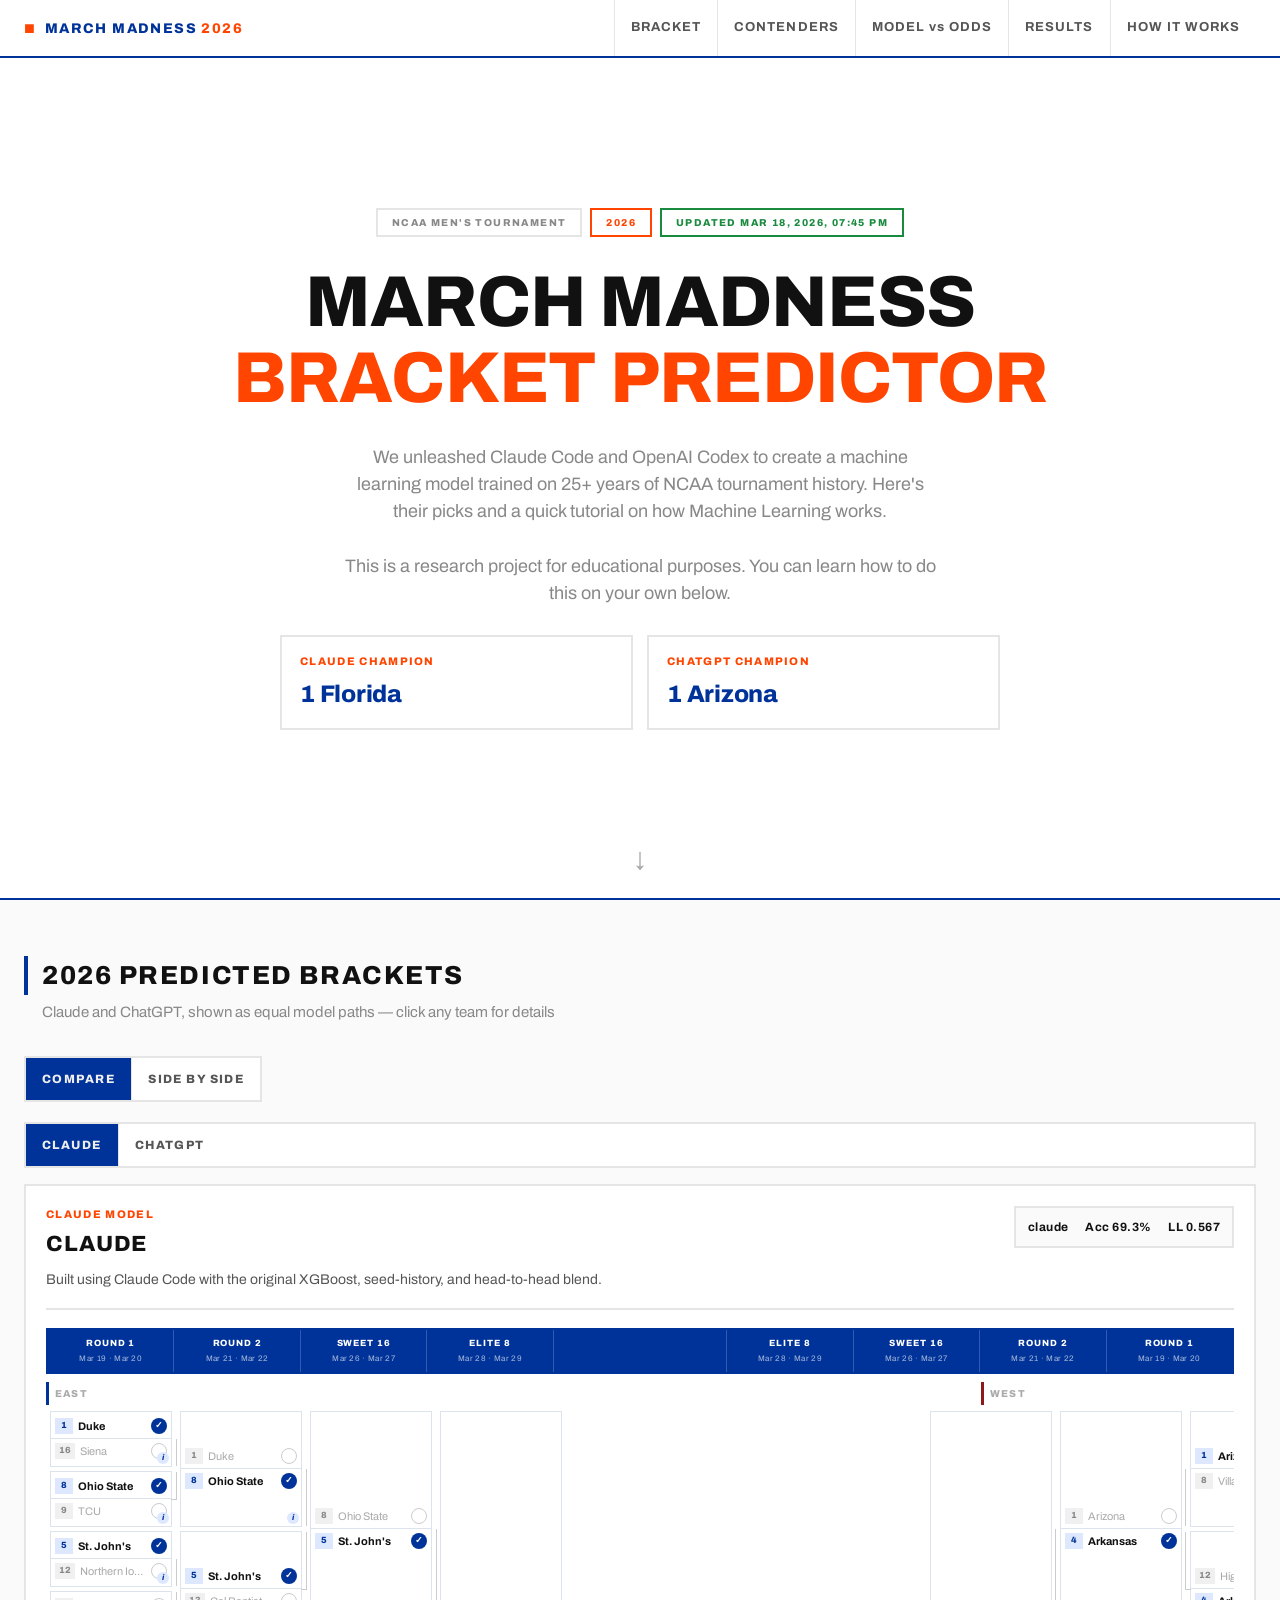
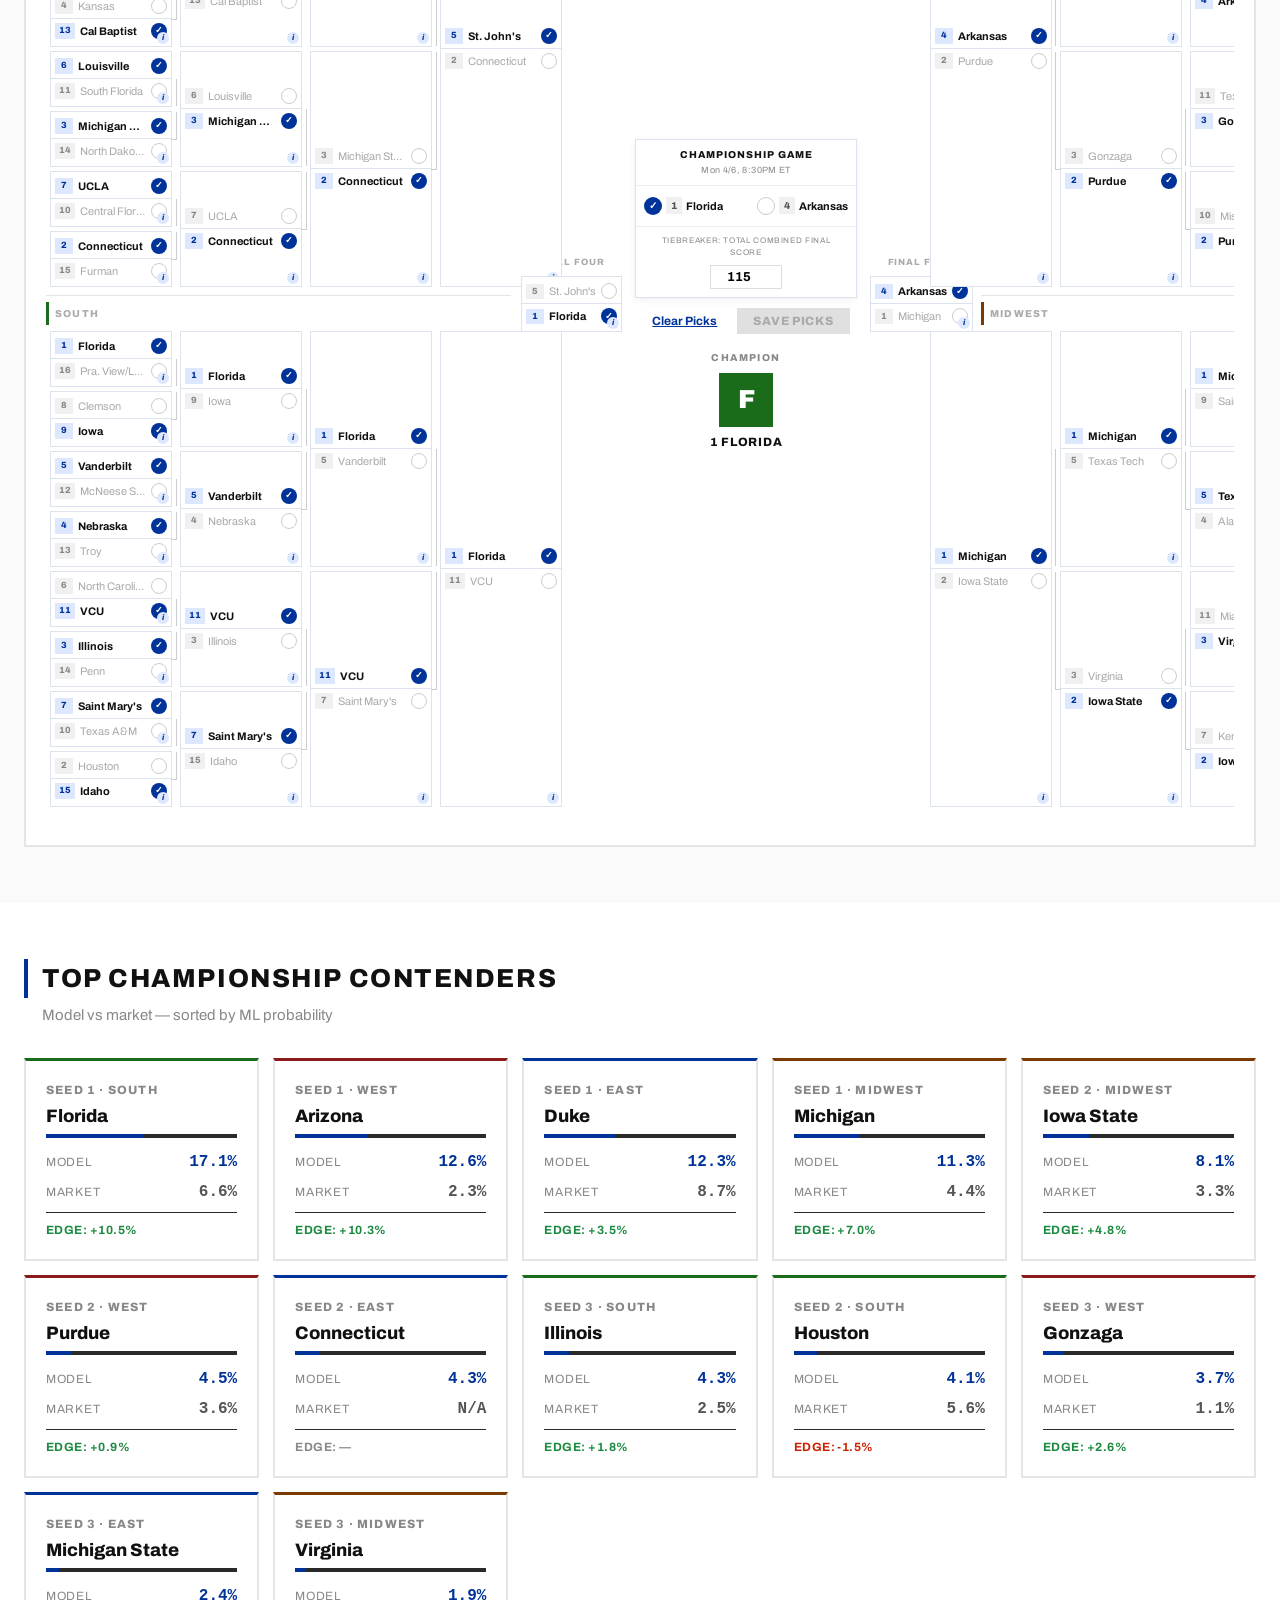
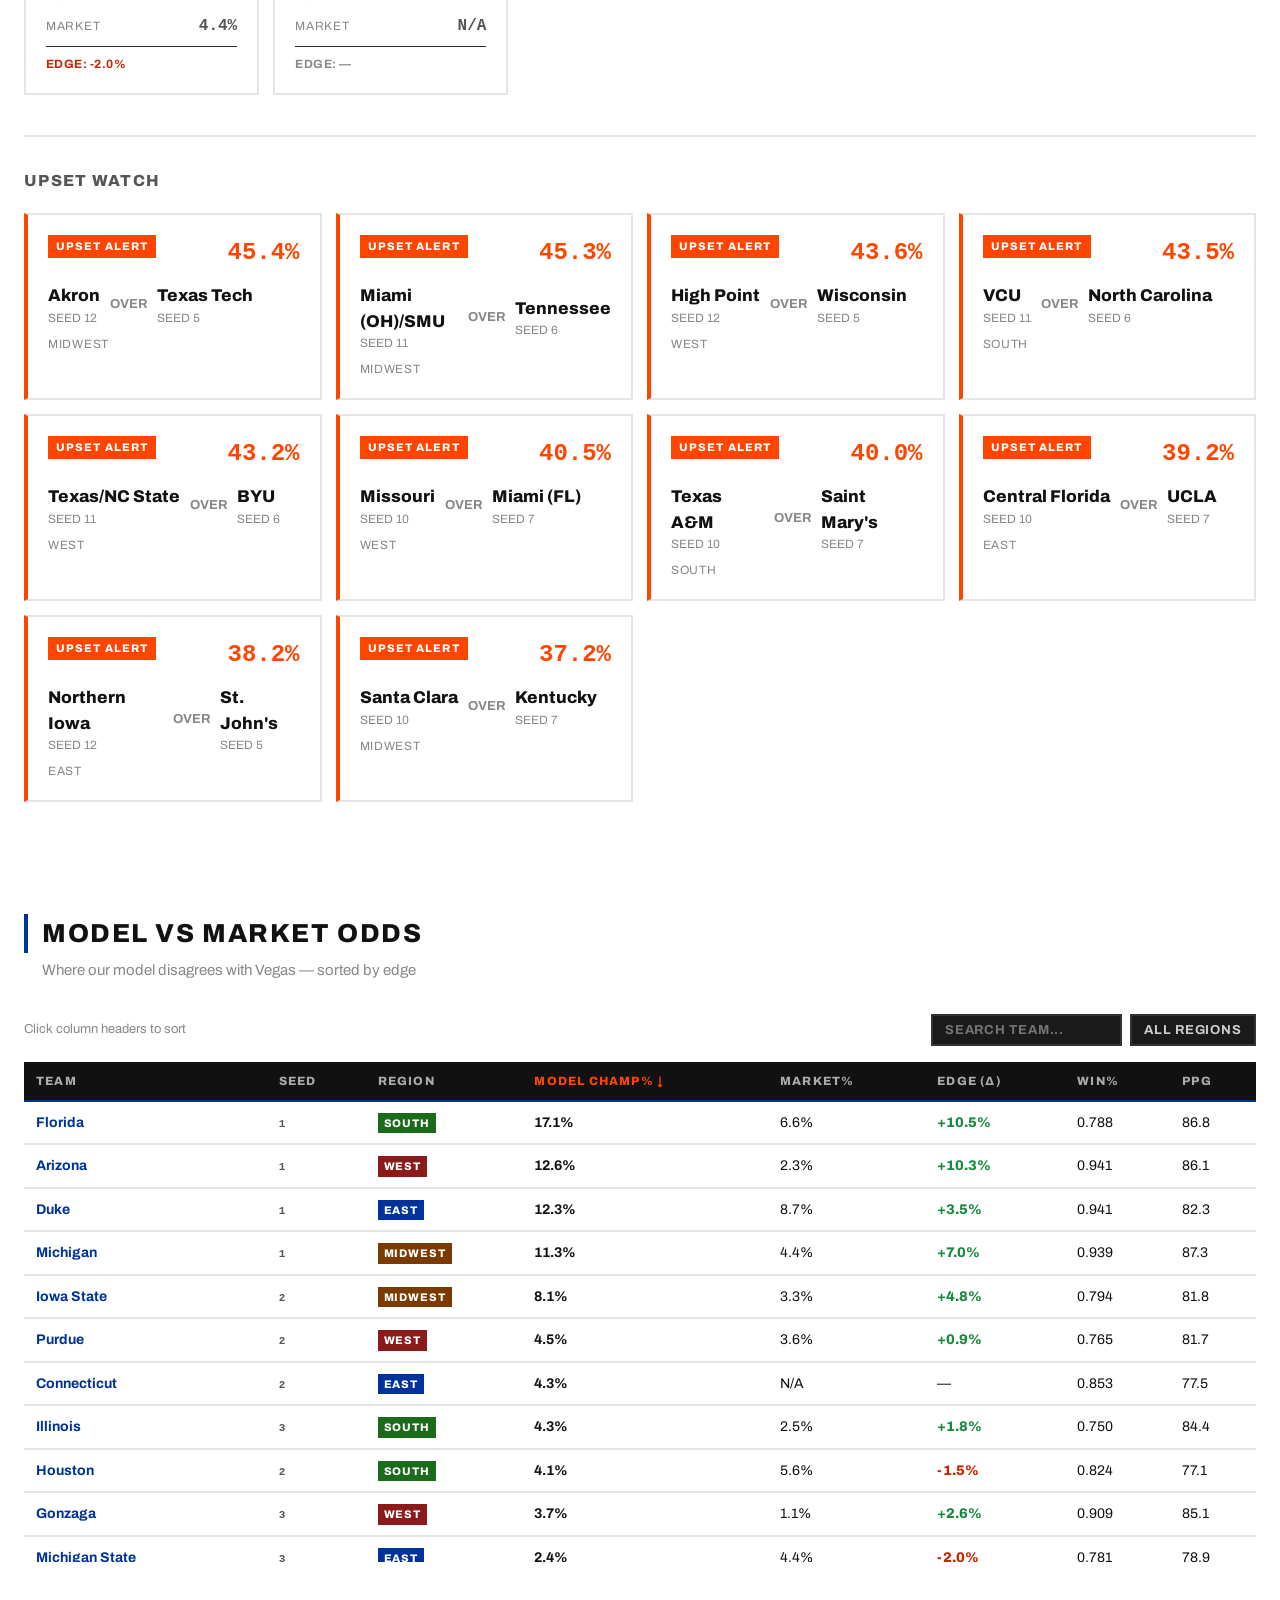
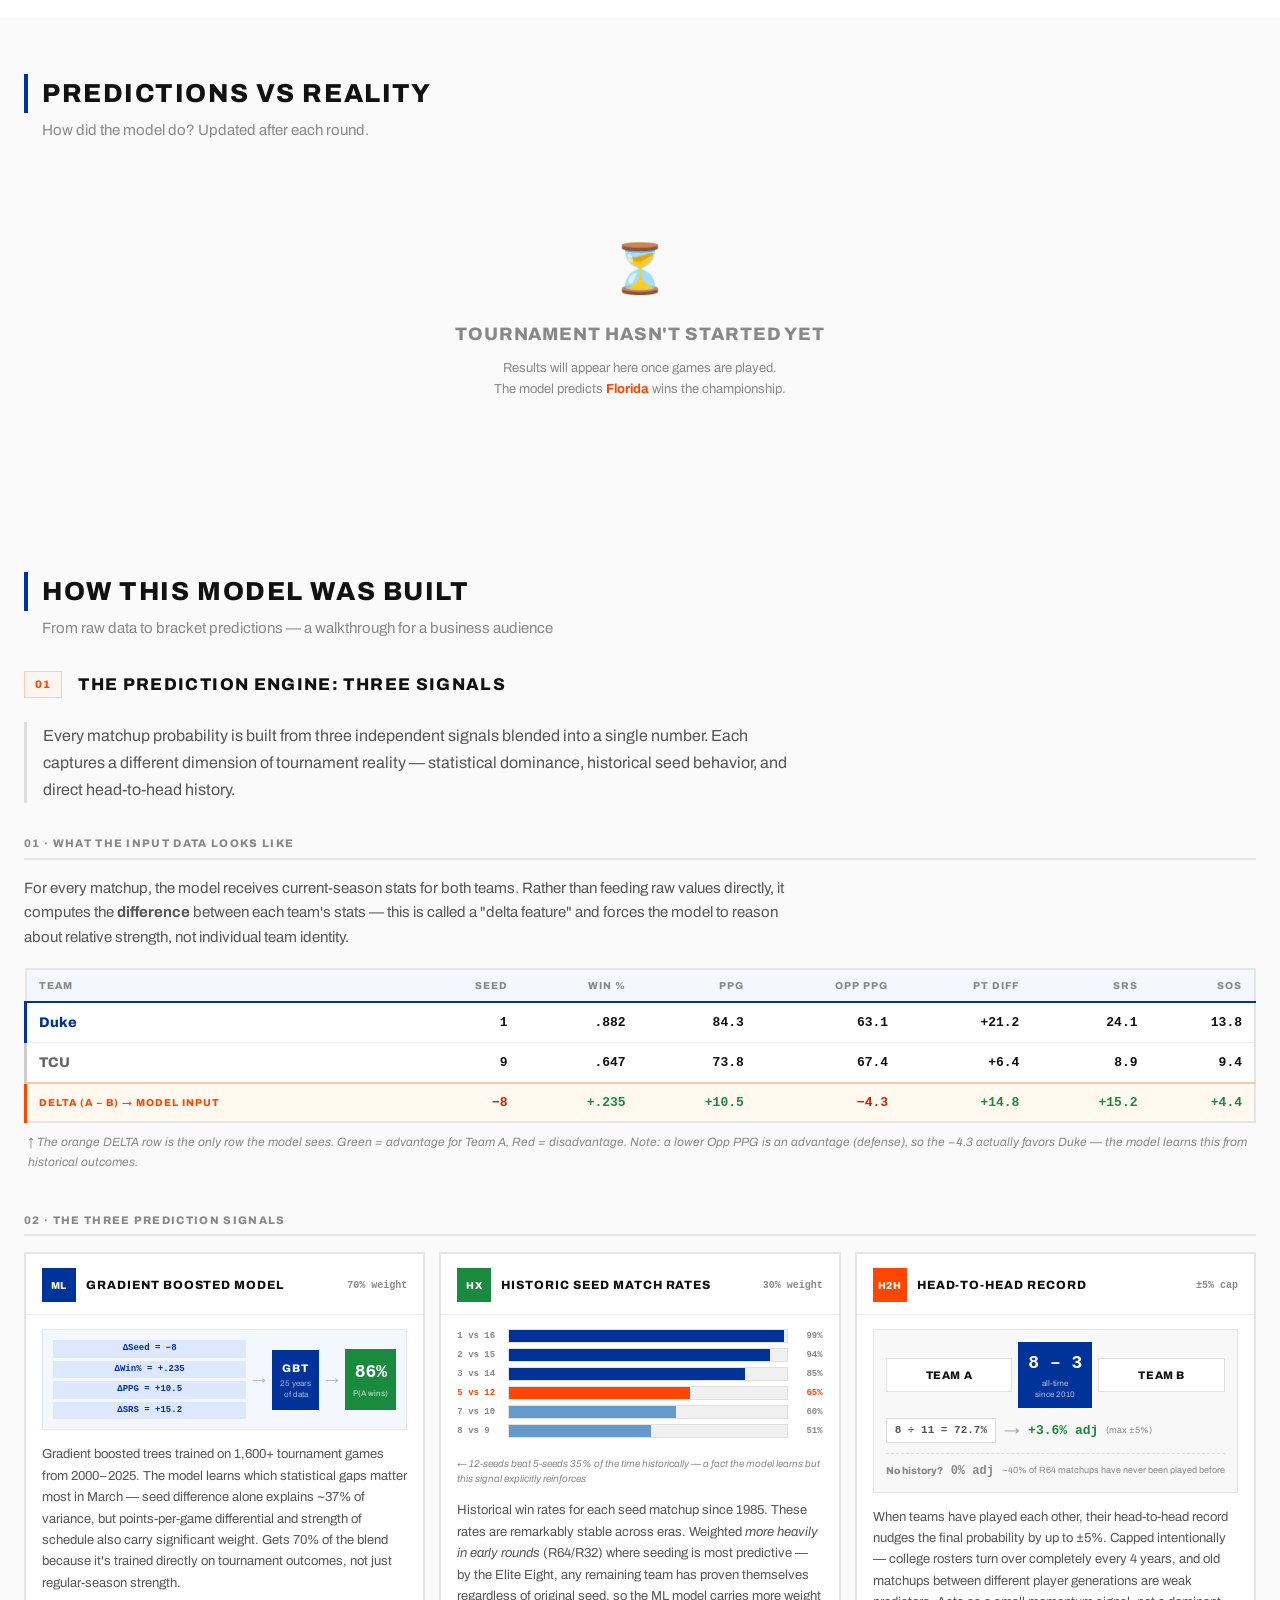
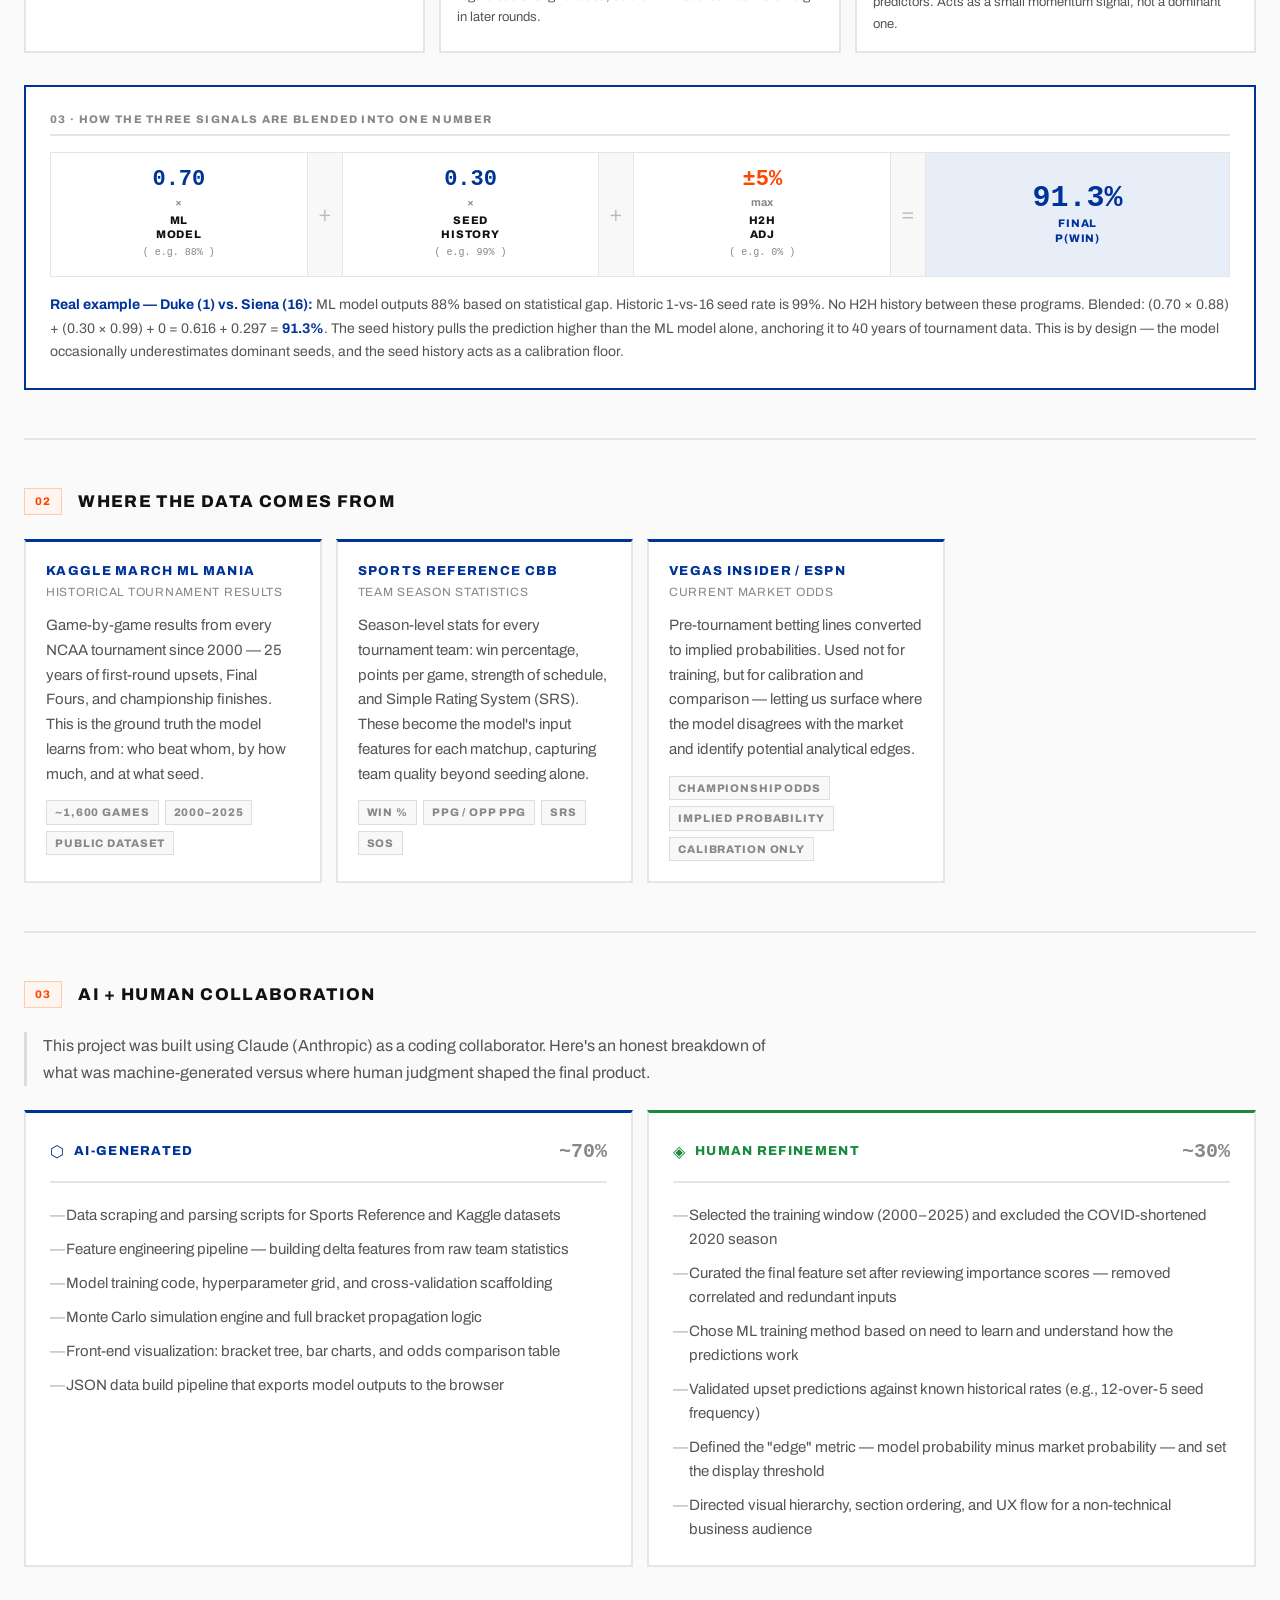
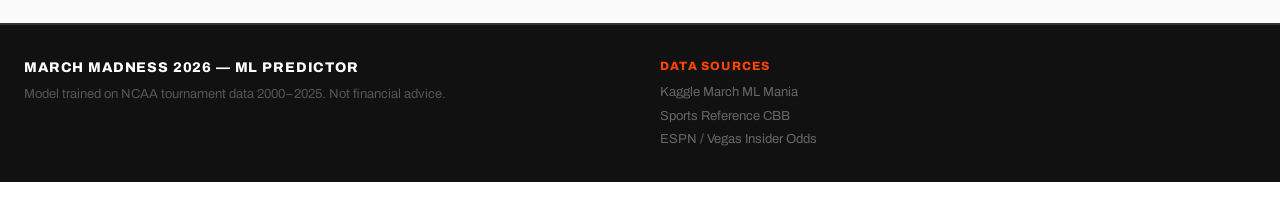
<file: march-madness/index.html>
<!DOCTYPE html>
<html lang="en">
<head>
  <meta charset="UTF-8">
  <meta name="viewport" content="width=device-width, initial-scale=1.0">
  <title>March Madness 2026 — ML Bracket Predictor</title>
  <link rel="preconnect" href="https://fonts.googleapis.com">
  <link href="https://fonts.googleapis.com/css2?family=Archivo:wght@400;600;700;800&display=swap" rel="stylesheet">
  <link rel="stylesheet" href="styles.css">
</head>
<body>

<!-- ─── NAVIGATION ──────────────────────────────────────────── -->
<nav class="nav">
  <div class="nav-inner">
    <div class="nav-brand">
      <span class="nav-logo">&#9632;</span>
      <span class="nav-title">MARCH MADNESS <span class="nav-year">2026</span></span>
    </div>
    <div class="nav-links">
      <a href="#bracket-tree">BRACKET</a>
      <a href="#top-contenders">CONTENDERS</a>
      <a href="#model-vs-odds">MODEL vs ODDS</a>
      <a href="#results">RESULTS</a>
      <a href="#how-it-works">HOW IT WORKS</a>
    </div>
  </div>
</nav>

<!-- ─── HERO ────────────────────────────────────────────────── -->
<section class="hero" id="top">
  <div class="hero-bg-grid"></div>
  <div class="hero-content">
    <div class="hero-badges">
      <span class="badge">NCAA MEN'S TOURNAMENT</span>
      <span class="badge badge-year">2026</span>
      <span class="badge badge-updated" id="hero-updated">LOADING...</span>
    </div>
    <h1 class="hero-title">MARCH MADNESS<br><span class="hero-title-accent">BRACKET PREDICTOR</span></h1>
    <p class="hero-subtitle">
      We unleashed Claude Code and OpenAI Codex to create a machine learning model trained on 25+ years of NCAA tournament history. Here's their picks and a quick tutorial on how Machine Learning works.
    </p>
    <p class="hero-subtitle">
      This is a research project for educational purposes. You can learn how to do this on your own below.
    </p>
    <div class="hero-champions" id="hero-champions">
      <!-- Populated by JS -->
    </div>
    
  </div>
  <div class="hero-scroll-hint">
    <span class="scroll-arrow">&#8595;</span>
  </div>
</section>

<!-- ─── BRACKET TREE ─────────────────────────────────────────── -->
<section class="section section-dark" id="bracket-tree">
  <div class="section-inner section-inner-wide">
    <div class="section-header">
      <h2 class="section-title">2026 PREDICTED BRACKETS</h2>
      <p class="section-subtitle">Claude and ChatGPT, shown as equal model paths — click any team for details</p>
    </div>
    <div class="bk-view-toggle" id="bk-view-toggle">
      <button class="bk-view-btn bk-view-btn-active" data-view="compare">COMPARE</button>
      <button class="bk-view-btn" data-view="split">SIDE BY SIDE</button>
    </div>
    <div id="bracket-tree-container">
      <!-- Populated by JS -->
    </div>
  </div>
</section>

<!-- ─── TOP CHAMPIONSHIP CONTENDERS + UPSET WATCH ───────────── -->
<section class="section" id="top-contenders">
  <div class="section-inner">
    <div class="section-header">
      <h2 class="section-title">TOP CHAMPIONSHIP CONTENDERS</h2>
      <p class="section-subtitle">Model vs market — sorted by ML probability</p>
    </div>
    <div class="contenders-grid" id="contenders-grid">
      <!-- Populated by JS -->
    </div>
    <div class="section-subheader">
      <h3 class="subheader-title">UPSET WATCH</h3>
    </div>
    <div class="upsets-grid" id="upsets-grid">
      <!-- Populated by JS -->
    </div>
  </div>
</section>

<!-- ─── MODEL vs ODDS ────────────────────────────────────────── -->
<section class="section" id="model-vs-odds">
  <div class="section-inner">
    <div class="section-header">
      <h2 class="section-title">MODEL vs MARKET ODDS</h2>
      <p class="section-subtitle">Where our model disagrees with Vegas — sorted by edge</p>
    </div>
    <div class="table-controls">
      <span class="table-sort-hint">Click column headers to sort</span>
      <div class="table-filter">
        <input type="text" id="odds-search" placeholder="SEARCH TEAM..." class="search-input">
        <select id="odds-region" class="select-input">
          <option value="">ALL REGIONS</option>
          <option value="East">EAST</option>
          <option value="West">WEST</option>
          <option value="South">SOUTH</option>
          <option value="Midwest">MIDWEST</option>
        </select>
      </div>
    </div>
    <div class="table-wrapper">
      <table class="data-table" id="odds-table">
        <thead>
          <tr>
            <th data-sort="team">TEAM</th>
            <th data-sort="seed">SEED</th>
            <th data-sort="region">REGION</th>
            <th data-sort="model_champion_prob" class="sort-active">MODEL CHAMP%</th>
            <th data-sort="odds_champion_prob">MARKET%</th>
            <th data-sort="model_edge">EDGE (Δ)</th>
            <th data-sort="win_pct">WIN%</th>
            <th data-sort="ppg">PPG</th>
          </tr>
        </thead>
        <tbody id="odds-tbody">
          <!-- Populated by JS -->
        </tbody>
      </table>
    </div>
  </div>
</section>

<!-- ─── PREDICTIONS vs REALITY ─────────────────────────── -->
<section class="section section-dark" id="results">
  <div class="section-inner">
    <div class="section-header">
      <h2 class="section-title">PREDICTIONS vs REALITY</h2>
      <p class="section-subtitle">How did the model do? Updated after each round.</p>
    </div>
    <div id="results-container">
      <!-- Populated by JS -->
    </div>
  </div>
</section>

<!-- ─── HOW THIS MODEL WAS BUILT ──────────────────────────── -->
<section class="section section-dark" id="how-it-works">
  <div class="section-inner">
    <div class="section-header">
      <h2 class="section-title">HOW THIS MODEL WAS BUILT</h2>
      <p class="section-subtitle">From raw data to bracket predictions — a walkthrough for a business audience</p>
    </div>

   
    <!-- PREDICTION ENGINE -->
    <div class="how-block">
      <div class="how-block-header">
        <span class="how-block-num">01</span>
        <h3 class="how-block-title">THE PREDICTION ENGINE: THREE SIGNALS</h3>
      </div>
      <p class="pe-intro">Every matchup probability is built from three independent signals blended into a single number. Each captures a different dimension of tournament reality — statistical dominance, historical seed behavior, and direct head-to-head history.</p>

      <!-- ── WHAT THE DATA LOOKS LIKE ── -->
      <div class="pe-data-section">
        <div class="pe-section-label">01 · What the Input Data Looks Like</div>
        <p class="pe-desc">For every matchup, the model receives current-season stats for both teams. Rather than feeding raw values directly, it computes the <strong>difference</strong> between each team's stats — this is called a "delta feature" and forces the model to reason about relative strength, not individual team identity.</p>
        <div class="pe-data-table-wrapper">
          <table class="pe-data-table">
            <thead>
              <tr>
                <th>TEAM</th>
                <th>SEED</th>
                <th>WIN %</th>
                <th>PPG</th>
                <th>OPP PPG</th>
                <th>PT DIFF</th>
                <th>SRS</th>
                <th>SOS</th>
              </tr>
            </thead>
            <tbody>
              <tr class="pe-row-a">
                <td>Duke</td>
                <td>1</td>
                <td>.882</td>
                <td>84.3</td>
                <td>63.1</td>
                <td>+21.2</td>
                <td>24.1</td>
                <td>13.8</td>
              </tr>
              <tr class="pe-row-b">
                <td>TCU</td>
                <td>9</td>
                <td>.647</td>
                <td>73.8</td>
                <td>67.4</td>
                <td>+6.4</td>
                <td>8.9</td>
                <td>9.4</td>
              </tr>
              <tr class="pe-row-delta">
                <td>DELTA (A − B) → MODEL INPUT</td>
                <td class="pe-val-neg">−8</td>
                <td class="pe-val-pos">+.235</td>
                <td class="pe-val-pos">+10.5</td>
                <td class="pe-val-neg">−4.3</td>
                <td class="pe-val-pos">+14.8</td>
                <td class="pe-val-pos">+15.2</td>
                <td class="pe-val-pos">+4.4</td>
              </tr>
            </tbody>
          </table>
        </div>
        <p class="pe-table-note">↑ The orange DELTA row is the only row the model sees. Green = advantage for Team A, Red = disadvantage. Note: a lower Opp PPG is an advantage (defense), so the −4.3 actually favors Duke — the model learns this from historical outcomes.</p>
      </div>

      <!-- ── THREE SIGNALS ── -->
      <div class="pe-section-label">02 · The Three Prediction Signals</div>
      <div class="pe-signals-grid">

        <!-- Signal 1: ML Model -->
        <div class="pe-signal">
          <div class="pe-signal-hdr">
            <span class="pe-signal-badge pe-badge-ml">ML</span>
            <span class="pe-signal-title">Gradient Boosted Model</span>
            <span class="pe-signal-wt">70% weight</span>
          </div>
          <div class="pe-signal-body">
            <div class="pe-ml-diagram">
              <div class="pe-ml-inputs">
                <div class="pe-ml-feat">ΔSeed = −8</div>
                <div class="pe-ml-feat">ΔWin% = +.235</div>
                <div class="pe-ml-feat">ΔPPG = +10.5</div>
                <div class="pe-ml-feat">ΔSRS = +15.2</div>
              </div>
              <div class="pe-ml-arrow">→</div>
              <div class="pe-ml-model">
                <div class="pe-ml-model-label">GBT</div>
                <div class="pe-ml-model-sub">25 years<br>of data</div>
              </div>
              <div class="pe-ml-arrow">→</div>
              <div class="pe-ml-output">
                <div class="pe-ml-prob">86%</div>
                <div class="pe-ml-output-label">P(A wins)</div>
              </div>
            </div>
            <p class="pe-signal-desc">Gradient boosted trees trained on 1,600+ tournament games from 2000–2025. The model learns which statistical gaps matter most in March — seed difference alone explains ~37% of variance, but points-per-game differential and strength of schedule also carry significant weight. Gets 70% of the blend because it's trained directly on tournament outcomes, not just regular-season strength.</p>
          </div>
        </div>

        <!-- Signal 2: Historic Seed Rates -->
        <div class="pe-signal">
          <div class="pe-signal-hdr">
            <span class="pe-signal-badge pe-badge-hist">HX</span>
            <span class="pe-signal-title">Historic Seed Match Rates</span>
            <span class="pe-signal-wt">30% weight</span>
          </div>
          <div class="pe-signal-body">
            <div class="pe-seed-bars">
              <div class="pe-seed-row-item">
                <span class="pe-seed-lbl">1 vs 16</span>
                <div class="pe-seed-track"><div class="pe-seed-fill" style="width:99%"></div></div>
                <span class="pe-seed-pct-lbl">99%</span>
              </div>
              <div class="pe-seed-row-item">
                <span class="pe-seed-lbl">2 vs 15</span>
                <div class="pe-seed-track"><div class="pe-seed-fill" style="width:94%"></div></div>
                <span class="pe-seed-pct-lbl">94%</span>
              </div>
              <div class="pe-seed-row-item">
                <span class="pe-seed-lbl">3 vs 14</span>
                <div class="pe-seed-track"><div class="pe-seed-fill" style="width:85%"></div></div>
                <span class="pe-seed-pct-lbl">85%</span>
              </div>
              <div class="pe-seed-row-item pe-seed-highlight">
                <span class="pe-seed-lbl">5 vs 12</span>
                <div class="pe-seed-track"><div class="pe-seed-fill pe-seed-fill-upset" style="width:65%"></div></div>
                <span class="pe-seed-pct-lbl">65%</span>
              </div>
              <div class="pe-seed-row-item">
                <span class="pe-seed-lbl">7 vs 10</span>
                <div class="pe-seed-track"><div class="pe-seed-fill pe-seed-fill-mid" style="width:60%"></div></div>
                <span class="pe-seed-pct-lbl">60%</span>
              </div>
              <div class="pe-seed-row-item">
                <span class="pe-seed-lbl">8 vs 9</span>
                <div class="pe-seed-track"><div class="pe-seed-fill pe-seed-fill-mid" style="width:51%"></div></div>
                <span class="pe-seed-pct-lbl">51%</span>
              </div>
            </div>
            <p class="pe-seed-note">← 12-seeds beat 5-seeds 35% of the time historically — a fact the model learns but this signal explicitly reinforces</p>
            <p class="pe-signal-desc">Historical win rates for each seed matchup since 1985. These rates are remarkably stable across eras. Weighted <em>more heavily in early rounds</em> (R64/R32) where seeding is most predictive — by the Elite Eight, any remaining team has proven themselves regardless of original seed, so the ML model carries more weight in later rounds.</p>
          </div>
        </div>

        <!-- Signal 3: Head-to-Head -->
        <div class="pe-signal">
          <div class="pe-signal-hdr">
            <span class="pe-signal-badge pe-badge-h2h">H2H</span>
            <span class="pe-signal-title">Head-to-Head Record</span>
            <span class="pe-signal-wt">±5% cap</span>
          </div>
          <div class="pe-signal-body">
            <div class="pe-h2h-diag">
              <div class="pe-h2h-lookup">
                <div class="pe-h2h-team-box">
                  <div class="pe-h2h-team-name">Team A</div>
                </div>
                <div class="pe-h2h-vs-badge">
                  <div class="pe-h2h-vs-record">8 – 3</div>
                  <div class="pe-h2h-vs-label">all-time<br>since 2010</div>
                </div>
                <div class="pe-h2h-team-box">
                  <div class="pe-h2h-team-name">Team B</div>
                </div>
              </div>
              <div class="pe-h2h-calc">
                <span class="pe-h2h-winrate">8 ÷ 11 = 72.7%</span>
                <span class="pe-h2h-arrow-r">→</span>
                <span class="pe-h2h-adj-pos">+3.6% adj</span>
                <span class="pe-h2h-cap">(max ±5%)</span>
              </div>
              <div class="pe-h2h-zero">
                <span class="pe-h2h-zero-lbl">No history?</span>
                <span class="pe-h2h-zero-val">0% adj</span>
                <span class="pe-h2h-zero-note">~40% of R64 matchups have never been played before</span>
              </div>
            </div>
            <p class="pe-signal-desc">When teams have played each other, their head-to-head record nudges the final probability by up to ±5%. Capped intentionally — college rosters turn over completely every 4 years, and old matchups between different player generations are weak predictors. Acts as a small momentum signal, not a dominant one.</p>
          </div>
        </div>
      </div>

      <!-- ── BLEND FORMULA ── -->
      <div class="pe-blend-box">
        <div class="pe-section-label">03 · How the Three Signals Are Blended into One Number</div>
        <div class="pe-formula">
          <div class="pe-formula-term">
            <div class="pe-formula-coef">0.70</div>
            <div class="pe-formula-times">×</div>
            <div class="pe-formula-var">ML<br>Model</div>
            <div class="pe-formula-eg">( e.g. 88% )</div>
          </div>
          <div class="pe-formula-op">+</div>
          <div class="pe-formula-term">
            <div class="pe-formula-coef">0.30</div>
            <div class="pe-formula-times">×</div>
            <div class="pe-formula-var">Seed<br>History</div>
            <div class="pe-formula-eg">( e.g. 99% )</div>
          </div>
          <div class="pe-formula-op">+</div>
          <div class="pe-formula-term pe-formula-h2h">
            <div class="pe-formula-coef">±5%</div>
            <div class="pe-formula-times">max</div>
            <div class="pe-formula-var">H2H<br>Adj</div>
            <div class="pe-formula-eg">( e.g. 0% )</div>
          </div>
          <div class="pe-formula-op">=</div>
          <div class="pe-formula-result">
            <div class="pe-formula-result-val">91.3%</div>
            <div class="pe-formula-result-label">Final<br>P(win)</div>
          </div>
        </div>
        <p class="pe-formula-note">
          <strong>Real example — Duke (1) vs. Siena (16):</strong> ML model outputs 88% based on statistical gap. Historic 1-vs-16 seed rate is 99%. No H2H history between these programs. Blended: (0.70 × 0.88) + (0.30 × 0.99) + 0 = 0.616 + 0.297 = <strong>91.3%</strong>. The seed history pulls the prediction higher than the ML model alone, anchoring it to 40 years of tournament data. This is by design — the model occasionally underestimates dominant seeds, and the seed history acts as a calibration floor.
        </p>
      </div>

    </div>

    <!-- DATA SOURCES -->
    <div class="how-block">
      <div class="how-block-header">
        <span class="how-block-num">02</span>
        <h3 class="how-block-title">WHERE THE DATA COMES FROM</h3>
      </div>
      <div class="how-sources-grid">
        <div class="source-card">
          <div class="source-name">KAGGLE MARCH ML MANIA</div>
          <div class="source-type">Historical Tournament Results</div>
          <div class="source-desc">Game-by-game results from every NCAA tournament since 2000 — 25 years of first-round upsets, Final Fours, and championship finishes. This is the ground truth the model learns from: who beat whom, by how much, and at what seed.</div>
          <div class="source-tags">
            <span class="source-tag">~1,600 games</span>
            <span class="source-tag">2000–2025</span>
            <span class="source-tag">Public dataset</span>
          </div>
        </div>
        <div class="source-card">
          <div class="source-name">SPORTS REFERENCE CBB</div>
          <div class="source-type">Team Season Statistics</div>
          <div class="source-desc">Season-level stats for every tournament team: win percentage, points per game, strength of schedule, and Simple Rating System (SRS). These become the model's input features for each matchup, capturing team quality beyond seeding alone.</div>
          <div class="source-tags">
            <span class="source-tag">Win %</span>
            <span class="source-tag">PPG / Opp PPG</span>
            <span class="source-tag">SRS</span>
            <span class="source-tag">SOS</span>
          </div>
        </div>
        <div class="source-card">
          <div class="source-name">VEGAS INSIDER / ESPN</div>
          <div class="source-type">Current Market Odds</div>
          <div class="source-desc">Pre-tournament betting lines converted to implied probabilities. Used not for training, but for calibration and comparison — letting us surface where the model disagrees with the market and identify potential analytical edges.</div>
          <div class="source-tags">
            <span class="source-tag">Championship odds</span>
            <span class="source-tag">Implied probability</span>
            <span class="source-tag">Calibration only</span>
          </div>
        </div>
      </div>
    </div>

    <!-- AI VS HUMAN -->
    <div class="how-block how-block-last">
      <div class="how-block-header">
        <span class="how-block-num">03</span>
        <h3 class="how-block-title">AI + HUMAN COLLABORATION</h3>
      </div>
      <p class="collab-intro">This project was built using Claude (Anthropic) as a coding collaborator. Here's an honest breakdown of what was machine-generated versus where human judgment shaped the final product.</p>
      <div class="collab-grid">
        <div class="collab-col collab-ai">
          <div class="collab-col-header">
            <span class="collab-icon">⬡</span>
            <span class="collab-col-title">AI-GENERATED</span>
            <span class="collab-pct">~70%</span>
          </div>
          <ul class="collab-list">
            <li>Data scraping and parsing scripts for Sports Reference and Kaggle datasets</li>
            <li>Feature engineering pipeline — building delta features from raw team statistics</li>
            <li>Model training code, hyperparameter grid, and cross-validation scaffolding</li>
            <li>Monte Carlo simulation engine and full bracket propagation logic</li>
            <li>Front-end visualization: bracket tree, bar charts, and odds comparison table</li>
            <li>JSON data build pipeline that exports model outputs to the browser</li>
          </ul>
        </div>
        <div class="collab-col collab-human">
          <div class="collab-col-header">
            <span class="collab-icon">◈</span>
            <span class="collab-col-title">HUMAN REFINEMENT</span>
            <span class="collab-pct">~30%</span>
          </div>
          <ul class="collab-list">
            <li>Selected the training window (2000–2025) and excluded the COVID-shortened 2020 season</li>
            <li>Curated the final feature set after reviewing importance scores — removed correlated and redundant inputs</li>
            <li>Chose ML training method based on need to learn and understand how the predictions work</li>
            <li>Validated upset predictions against known historical rates (e.g., 12-over-5 seed frequency)</li>
            <li>Defined the "edge" metric — model probability minus market probability — and set the display threshold</li>
            <li>Directed visual hierarchy, section ordering, and UX flow for a non-technical business audience</li>
          </ul>
        </div>
      </div>
    </div>

  </div>
</section>

<!-- ─── FOOTER ───────────────────────────────────────────────── -->
<footer class="footer">
  <div class="footer-inner">
    <div class="footer-col">
      <div class="footer-brand">MARCH MADNESS 2026 — ML PREDICTOR</div>
      <div class="footer-note">Model trained on NCAA tournament data 2000–2025. Not financial advice.</div>
    </div>
    <div class="footer-col">
      <div class="footer-label">DATA SOURCES</div>
      <div class="footer-links">
        <span>Kaggle March ML Mania</span>
        <span>Sports Reference CBB</span>
        <span>ESPN / Vegas Insider Odds</span>
      </div>
    </div>
  </div>
</footer>

<!-- ─── TEAM DETAIL MODAL ────────────────────────────────────── -->
<div class="modal-overlay" id="modal-overlay" style="display:none">
  <div class="modal" id="team-modal">
    <div class="modal-header">
      <div class="modal-title" id="modal-team-name">—</div>
      <button class="modal-close" id="modal-close">✕</button>
    </div>
    <div class="modal-body" id="modal-body">
      <!-- Populated by JS -->
    </div>
  </div>
</div>

<script src="main.js"></script>
</body>
</html>
</file>
<file: dead-reckoning/styles.css>
/* ══════════════════════════════════════════════════════
   DEAD RECKONING — Engineering Dashboard Style
   Inspired by 1970s high-end engineering dashboards.
   Clean, functional, built — not rendered.
   ══════════════════════════════════════════════════════ */

/* ── Reset & Base ────────────────────────────────── */
*,
*::before,
*::after {
  margin: 0;
  padding: 0;
  box-sizing: border-box;
}

:root {
  /* Surfaces */
  --surface-base: #FFFFFF;
  --surface-raised: #FFFFFF;
  --surface-overlay: #fafafa;
  --surface-divider: #E5E5E5;

  /* Primary */
  --blue: #003399;
  --blue-light: #0044cc;
  --blue-faint: #e8eef8;

  /* Accents (mapped from old names for JS compatibility) */
  --accent-blue: #003399;
  --accent-purple: #5522aa;
  --accent-green: #1a8a3f;
  --accent-red: #cc2200;
  --accent-orange: #FF4500;
  --accent-cyan: #005577;

  /* Semantic */
  --positive: #1a8a3f;
  --negative: #cc2200;
  --warning: #cc7700;
  --info: #003399;

  /* Category colors */
  --cat-economy: #003399;
  --cat-software: #5522aa;
  --cat-society: #1a8a3f;
  --cat-politics: #cc2200;
  --cat-health: #cc7700;

  /* Metric colors */
  --metric-gov: #5522aa;
  --metric-unemp: #cc2200;
  --metric-gdp: #003399;
  --metric-sw: #1a8a3f;

  /* Severity */
  --severity-critical: #cc2200;
  --severity-high: #cc7700;
  --severity-medium: #888888;

  /* Highlight (International Orange) */
  --orange: #FF4500;
  --orange-glow: rgba(255, 69, 0, 0.12);

  /* Text */
  --text-primary: #111111;
  --text-secondary: #555555;
  --text-muted: #888888;
  --text-dim: #aaaaaa;

  /* Spacing */
  --screen-padding: 24px;
  --section-gap: 36px;
  --card-padding: 24px;
  --card-gap: 16px;
  --inner-gap: 12px;

  /* Radii — square/minimal for the "built" feel */
  --radius-card: 0px;
  --radius-pill: 0px;
  --radius-tag: 0px;
  --radius-bar: 0px;
  --radius-button: 0px;

  --max-width: 1200px;
  --font-heading: 'Archivo', 'Helvetica Neue', Helvetica, Arial, sans-serif;
  --font-body: 'Helvetica Neue', Helvetica, Arial, sans-serif;
  --font-mono: 'SF Mono', 'Fira Code', 'Consolas', monospace;

  /* Border shortcuts */
  --border: 2px solid var(--surface-divider);
  --border-heavy: 2px solid var(--blue);
}

html {
  scroll-behavior: smooth;
  font-size: 16px;
}

body {
  font-family: var(--font-body);
  background: var(--surface-base);
  color: var(--text-primary);
  line-height: 1.6;
  -webkit-font-smoothing: antialiased;
  -moz-osx-font-smoothing: grayscale;
}

a { color: inherit; text-decoration: none; }
img { max-width: 100%; display: block; }
button { font-family: inherit; cursor: pointer; }

/* ── Navigation ──────────────────────────────────── */
.nav {
  position: fixed;
  top: 0; left: 0; right: 0;
  z-index: 1000;
  padding: 0 var(--screen-padding);
  background: var(--surface-base);
  border-bottom: var(--border-heavy);
}

.nav-inner {
  max-width: var(--max-width);
  margin: 0 auto;
  display: flex;
  align-items: center;
  justify-content: space-between;
  height: 64px;
}

.nav-logo {
  display: flex;
  align-items: center;
  gap: 12px;
  font-family: var(--font-heading);
  font-weight: 900;
  font-size: 1.1rem;
  letter-spacing: -0.03em;
  color: var(--blue);
  text-transform: uppercase;
}

.nav-logo .logo-mark {
  width: 36px;
  height: 36px;
  position: relative;
}

.nav-logo .logo-mark svg {
  width: 36px;
  height: 36px;
}

.nav-links {
  display: flex;
  align-items: center;
  gap: 0;
  list-style: none;
}

.nav-links a {
  font-family: var(--font-heading);
  font-size: 0.8rem;
  font-weight: 700;
  color: var(--text-secondary);
  text-transform: uppercase;
  letter-spacing: 0.08em;
  padding: 8px 16px;
  border-left: 1px solid var(--surface-divider);
  transition: all 0.15s ease;
}

.nav-links li:last-child a {
  border-right: 1px solid var(--surface-divider);
}

.nav-links a:hover {
  color: var(--blue);
  background: var(--blue-faint);
}

.nav-links a.active {
  color: #FFFFFF;
  background: var(--blue);
}

.nav-mobile-toggle {
  display: none;
  background: none;
  border: none;
  color: var(--text-primary);
  font-size: 1.5rem;
  cursor: pointer;
}

.nav-cta { display: none; }

/* ── Hero ────────────────────────────────────────── */
.hero {
  min-height: 100vh;
  display: flex;
  flex-direction: column;
  align-items: center;
  justify-content: center;
  text-align: center;
  padding: 120px var(--screen-padding) 80px;
  position: relative;
  overflow: hidden;
  border-bottom: var(--border-heavy);
}

.hero::before {
  content: '';
  position: absolute;
  top: 64px; left: 0; right: 0; bottom: 0;
  background:
    linear-gradient(90deg, transparent 49.5%, var(--surface-divider) 49.5%, var(--surface-divider) 50.5%, transparent 50.5%),
    linear-gradient(0deg, transparent 49.5%, var(--surface-divider) 49.5%, var(--surface-divider) 50.5%, transparent 50.5%);
  background-size: 80px 80px;
  opacity: 0.35;
  pointer-events: none;
}

.hero::after {
  display: none;
}

.hero-compass {
  position: absolute;
  top: 50%;
  left: 50%;
  transform: translate(-50%, -50%);
  width: 680px;
  height: 680px;
  pointer-events: none;
  opacity: 0.18;
  animation: compass-spin 120s linear infinite;
}

.hero-compass svg {
  width: 100%;
  height: 100%;
}

.hero-content {
  position: relative;
  z-index: 2;
  max-width: 700px;
}

.hero-metrics {
  position: relative;
  z-index: 2;
  width: 100%;
  max-width: var(--max-width);
  margin-top: 48px;
}

.hero-metrics .key-metrics-header {
  margin-bottom: 24px;
}

.hero-metrics .key-metrics-header h2 {
  font-size: 1.6rem;
}

.hero-metrics .key-metrics-grid {
  max-width: 100%;
}

.hero-badge {
  display: inline-flex;
  align-items: center;
  gap: 8px;
  border: var(--border-heavy);
  padding: 6px 18px;
  font-family: var(--font-heading);
  font-size: 0.72rem;
  font-weight: 800;
  text-transform: uppercase;
  letter-spacing: 0.12em;
  color: var(--blue);
  background: var(--surface-base);
  margin-bottom: 28px;
}

.hero-badge .pulse-dot {
  width: 8px;
  height: 8px;
  border-radius: 50%;
  background: var(--orange);
  animation: pulse 2s ease-in-out infinite;
}

.hero h1 {
  font-family: var(--font-heading);
  font-size: 3.5rem;
  font-weight: 900;
  letter-spacing: -0.04em;
  line-height: 1.05;
  color: var(--text-primary);
  margin-bottom: 20px;
}

.hero h1 .gradient-text {
  background: none;
  -webkit-background-clip: unset;
  -webkit-text-fill-color: var(--blue);
  color: var(--blue);
}

.hero p,
.hero-subtitle-short {
  font-size: 1.1rem;
  color: var(--text-secondary);
  line-height: 1.7;
  max-width: 540px;
  margin: 0 auto;
}

.hero-actions {
  margin-top: 32px;
  display: flex;
  justify-content: center;
}

.hero-scroll-arrow {
  position: absolute;
  bottom: 32px;
  left: 50%;
  transform: translateX(-50%);
  color: var(--text-muted);
  animation: bounce-arrow 2s ease-in-out infinite;
}

.hero-scroll-arrow:hover { color: var(--blue); }

/* ── Process Flow (Hero) ─────────────────────────── */
.process-flow {
  display: flex;
  align-items: flex-start;
  justify-content: center;
  gap: 0;
  margin-top: 48px;
}

.process-step {
  display: flex;
  flex-direction: column;
  align-items: center;
  text-align: center;
  width: 160px;
}

.process-icon {
  width: 72px;
  height: 72px;
  border: var(--border-heavy);
  display: flex;
  align-items: center;
  justify-content: center;
  background: var(--surface-base);
  margin-bottom: 14px;
  position: relative;
  transition: all 0.15s ease;
}

.process-icon svg {
  width: 40px;
  height: 40px;
}

.process-icon::after {
  content: '';
  position: absolute;
  bottom: -3px; right: -3px;
  width: 100%; height: 100%;
  border: 2px solid var(--surface-divider);
  z-index: -1;
}

.process-step:hover .process-icon {
  background: var(--blue-faint);
}

.process-label {
  font-family: var(--font-heading);
  font-size: 0.82rem;
  font-weight: 700;
  color: var(--text-primary);
  margin-bottom: 4px;
}

.process-detail {
  font-size: 0.72rem;
  color: var(--text-muted);
  line-height: 1.5;
}

.process-arrow {
  display: flex;
  align-items: center;
  padding-top: 28px;
}

.process-arrow svg {
  width: 32px;
  height: 24px;
}

/* ── Buttons ─────────────────────────────────────── */
.btn-primary {
  display: inline-flex;
  align-items: center;
  gap: 8px;
  background: var(--blue);
  color: #FFFFFF;
  border: none;
  padding: 14px 28px;
  font-family: var(--font-heading);
  font-weight: 800;
  font-size: 0.82rem;
  text-transform: uppercase;
  letter-spacing: 0.08em;
  transition: background 0.15s;
}

.btn-primary:hover { background: var(--blue-light); }

.btn-secondary {
  display: inline-flex;
  align-items: center;
  gap: 8px;
  background: transparent;
  color: var(--blue);
  border: var(--border-heavy);
  padding: 14px 28px;
  font-family: var(--font-heading);
  font-weight: 800;
  font-size: 0.82rem;
  text-transform: uppercase;
  letter-spacing: 0.08em;
  transition: all 0.15s;
}

.btn-secondary:hover {
  background: var(--blue-faint);
}

/* ── Key Metrics Section ─────────────────────────── */
.key-metrics-section {
  padding: 64px var(--screen-padding);
  border-bottom: var(--border);
  background: var(--surface-overlay);
}

.key-metrics-header {
  max-width: var(--max-width);
  margin: 0 auto 24px;
}

.key-metrics-header h2 {
  font-family: var(--font-heading);
  font-size: 2rem;
  font-weight: 900;
  letter-spacing: -0.03em;
  color: var(--text-primary);
}

.key-metrics-subtext {
  font-size: 0.92rem;
  color: var(--text-secondary);
  margin-top: 6px;
}

.key-metrics-grid {
  max-width: var(--max-width);
  margin: 0 auto;
  display: grid;
  grid-template-columns: repeat(4, 1fr);
  gap: 0;
}

.key-metric-card {
  border: var(--border);
  border-right: none;
  padding: 28px 24px;
  background: var(--surface-base);
  position: relative;
  transition: background 0.15s;
}

.key-metric-card:last-child { border-right: var(--border); }

.key-metric-card::before { display: none; }
.key-metric-card:hover { background: var(--blue-faint); }
.key-metric-card:hover::before { display: none; }

.key-metric-top {
  display: flex;
  align-items: flex-start;
  gap: 12px;
  margin-bottom: 12px;
}

.key-metric-icon {
  width: 36px;
  height: 36px;
  border: var(--border-heavy);
  display: flex;
  align-items: center;
  justify-content: center;
  flex-shrink: 0;
}

.key-metric-name {
  font-family: var(--font-heading);
  font-size: 0.68rem;
  font-weight: 800;
  text-transform: uppercase;
  letter-spacing: 0.1em;
  color: var(--text-muted);
}

.key-metric-value {
  font-family: var(--font-heading);
  font-size: 2.2rem;
  font-weight: 900;
  color: var(--blue);
  letter-spacing: -0.03em;
  line-height: 1;
  margin-bottom: 6px;
}

.key-metric-change {
  font-family: var(--font-mono);
  font-size: 0.78rem;
  color: var(--text-muted);
  display: flex;
  align-items: center;
  gap: 4px;
}

.key-metric-change--good { color: var(--positive); }
.key-metric-change--bad { color: var(--negative); }

.key-metric-change--sentiment {
  font-family: var(--font-mono);
  font-size: 0.78rem;
}

.key-metric-arrow { font-size: 0.8rem; }

.key-metric-range {
  margin-top: 12px;
}

.key-metric-range-track {
  height: 6px;
  background: var(--surface-divider);
  position: relative;
  border: 1px solid #ccc;
}

.key-metric-range-baseline {
  position: absolute;
  top: -4px;
  bottom: -4px;
  width: 2px;
  background: var(--text-muted);
}

.key-metric-range-dot {
  position: absolute;
  top: 50%;
  width: 10px;
  height: 10px;
  border: 2px solid var(--blue);
  background: var(--surface-base);
  transform: translate(-50%, -50%);
}

.key-metric-range-labels {
  display: flex;
  justify-content: space-between;
  margin-top: 4px;
  font-family: var(--font-mono);
  font-size: 0.65rem;
  color: var(--text-dim);
}

.key-metric-desc {
  font-size: 0.78rem;
  color: var(--text-secondary);
  margin-top: 10px;
  line-height: 1.5;
}

/* ── World in 2030 ───────────────────────────────── */
.world2030 {
  max-width: var(--max-width);
  margin: 24px auto 0;
  border: var(--border);
  background: var(--surface-base);
  transition: border-color 0.2s;
}

.world2030:hover { border-color: var(--blue); }

.world2030-header {
  display: flex;
  align-items: center;
  justify-content: space-between;
  padding: 18px 24px;
  cursor: pointer;
}

.world2030-header:hover { background: var(--blue-faint); }

.world2030-title {
  display: flex;
  align-items: center;
  gap: 10px;
}

.world2030-title h3 {
  font-family: var(--font-heading);
  font-size: 1rem;
  font-weight: 800;
}

.world2030-toggle {
  font-family: var(--font-heading);
  font-size: 0.72rem;
  font-weight: 700;
  color: var(--text-muted);
  text-transform: uppercase;
  letter-spacing: 0.06em;
  display: flex;
  align-items: center;
  gap: 6px;
}

.world2030-chevron {
  transition: transform 0.2s;
}

.world2030.open .world2030-chevron {
  transform: rotate(180deg);
}

.world2030.open .world2030-toggle { color: var(--blue); }

.world2030-body {
  max-height: 0;
  overflow: hidden;
  transition: max-height 0.4s ease, padding 0.3s ease;
  padding: 0 24px;
}

.world2030.open .world2030-body {
  max-height: 800px;
  padding: 0 24px 24px;
  overflow-y: auto;
}

.world2030-body p {
  font-size: 0.92rem;
  line-height: 1.8;
  color: var(--text-secondary);
  margin-bottom: 16px;
}

.world2030-body p:last-child { margin-bottom: 0; }

.world2030-body p:first-child::first-letter {
  font-family: var(--font-heading);
  font-size: 1.8em;
  font-weight: 900;
  color: var(--blue);
  float: left;
  margin-right: 6px;
  line-height: 1;
}

.world2030-body::-webkit-scrollbar { width: 6px; }
.world2030-body::-webkit-scrollbar-track { background: transparent; }
.world2030-body::-webkit-scrollbar-thumb { background: rgba(0,51,153,0.3); border-radius: 0; }

/* ── Debate Visualization ────────────────────────── */
.debate-section {
  padding: 64px var(--screen-padding);
  border-bottom: var(--border);
}

.debate-header {
  max-width: var(--max-width);
  margin: 0 auto 32px;
}

.debate-header h2 {
  font-family: var(--font-heading);
  font-size: 1.8rem;
  font-weight: 900;
  letter-spacing: -0.02em;
  color: var(--text-primary);
  line-height: 1.25;
}

.debate-visual {
  max-width: var(--max-width);
  margin: 0 auto;
}

.debate-stage {
  display: grid;
  grid-template-columns: 100px 1fr 100px;
  gap: 24px;
  align-items: flex-start;
}

.debate-model {
  text-align: center;
  padding-top: 8px;
}

.debate-model-avatar {
  width: 64px;
  height: 64px;
  margin: 0 auto 8px;
  border: var(--border-heavy);
  display: flex;
  align-items: center;
  justify-content: center;
}

.debate-model-avatar svg {
  width: 100%;
  height: 100%;
}

.debate-model-name {
  font-family: var(--font-heading);
  font-weight: 800;
  font-size: 0.85rem;
  color: var(--text-primary);
}

.debate-model-role {
  font-family: var(--font-heading);
  font-size: 0.65rem;
  font-weight: 700;
  color: var(--text-muted);
  text-transform: uppercase;
  letter-spacing: 0.08em;
}

.debate-exchange {
  display: flex;
  flex-direction: column;
  gap: 12px;
}

.debate-bubble {
  border: var(--border);
  padding: 16px 20px;
  font-size: 0.9rem;
  line-height: 1.6;
  color: var(--text-primary);
}

.debate-bubble-tag {
  font-family: var(--font-heading);
  font-size: 0.62rem;
  font-weight: 800;
  text-transform: uppercase;
  letter-spacing: 0.1em;
  display: block;
  margin-bottom: 4px;
}

.debate-bubble--left {
  border-left: 3px solid var(--blue);
}

.debate-bubble--right {
  border-left: 3px solid var(--positive);
}

.debate-bubble--consensus {
  border: 2px solid var(--positive);
  background: rgba(26, 138, 63, 0.05);
  padding: 14px 20px;
  font-family: var(--font-heading);
  font-size: 0.85rem;
  font-weight: 700;
  color: var(--positive);
  display: flex;
  align-items: center;
  gap: 10px;
}

.debate-footnote {
  margin-top: 20px;
  font-size: 0.82rem;
  color: var(--text-muted);
  text-align: center;
  padding-top: 16px;
  border-top: var(--border);
}

/* ── Landing Sections & Layout ───────────────────── */
.landing-section {
  padding: 64px var(--screen-padding);
  border-bottom: var(--border);
}

.landing-section-alt {
  background: var(--surface-overlay);
}

.landing-inner {
  max-width: var(--max-width);
  margin: 0 auto;
}

.landing-header {
  margin-bottom: 32px;
}

.landing-label {
  font-family: var(--font-heading);
  font-size: 0.7rem;
  font-weight: 800;
  text-transform: uppercase;
  letter-spacing: 0.14em;
  color: var(--orange);
  margin-bottom: 8px;
  display: flex;
  align-items: center;
  gap: 8px;
}

.landing-label::before {
  content: '';
  display: inline-block;
  width: 12px;
  height: 2px;
  background: var(--orange);
}

.landing-header h2 {
  font-family: var(--font-heading);
  font-size: 2rem;
  font-weight: 900;
  letter-spacing: -0.03em;
  line-height: 1.15;
  color: var(--text-primary);
  margin-bottom: 8px;
}

.landing-header p {
  color: var(--text-secondary);
  font-size: 1rem;
  max-width: 600px;
  line-height: 1.7;
}

.landing-header-hint {
  font-size: 0.82rem;
  color: var(--text-muted);
  margin-top: 6px;
}

.landing-divider {
  height: 0;
  border: none;
}

/* ── Commentary & Themes ─────────────────────────── */
.landing-commentary-summary,
.landing-header .landing-commentary-summary {
  font-size: 1rem;
  color: var(--text-secondary);
  line-height: 1.7;
  max-width: 700px;
}

.landing-themes {
  display: grid;
  grid-template-columns: repeat(2, 1fr);
  gap: 0;
}

.landing-theme {
  border: var(--border);
  border-bottom: none;
  background: var(--surface-base);
  cursor: pointer;
  transition: background 0.15s;
}

.landing-theme:nth-child(odd) { border-right: none; }
.landing-theme:nth-last-child(-n+2) { border-bottom: var(--border); }

.landing-theme:hover { background: var(--blue-faint); }

.landing-theme-header {
  display: flex;
  align-items: center;
  justify-content: space-between;
  padding: 20px 24px;
}

.landing-theme-header h3 {
  font-family: var(--font-heading);
  font-size: 0.95rem;
  font-weight: 800;
  color: var(--text-primary);
}

.landing-theme-chevron {
  color: var(--text-muted);
  transition: transform 0.2s, color 0.2s;
  flex-shrink: 0;
}

.landing-theme.open .landing-theme-chevron {
  transform: rotate(180deg);
  color: var(--blue);
}

.landing-theme-body {
  max-height: 0;
  overflow: hidden;
  transition: max-height 0.3s ease;
}

.landing-theme.open .landing-theme-body {
  max-height: 400px;
}

.landing-theme-body p {
  padding: 0 24px 20px;
  font-size: 0.88rem;
  color: var(--text-secondary);
  line-height: 1.7;
}

/* ── Assumptions ──────────────────────────────────── */
.landing-assumptions {
  margin-top: 24px;
  border: var(--border);
  padding: 20px 24px;
  background: var(--surface-base);
}

.landing-assumptions-label {
  font-family: var(--font-heading);
  font-size: 0.7rem;
  font-weight: 800;
  text-transform: uppercase;
  letter-spacing: 0.1em;
  color: var(--text-muted);
  margin-bottom: 8px;
}

.landing-assumptions p {
  font-size: 0.88rem;
  color: var(--text-secondary);
  line-height: 1.7;
}

/* ── Landing Sub Headings ────────────────────────── */
.landing-sub-heading {
  font-family: var(--font-heading);
  font-size: 1.2rem;
  font-weight: 800;
  color: var(--text-primary);
  margin-bottom: 20px;
}

/* ── Landing Metrics Grid ────────────────────────── */
.landing-metrics-grid {
  display: grid;
  grid-template-columns: repeat(4, 1fr);
  gap: 0;
}

.landing-metric-card {
  border: var(--border);
  border-right: none;
  padding: 28px 24px;
  background: var(--surface-base);
  position: relative;
  transition: background 0.15s;
}

.landing-metric-card:last-child { border-right: var(--border); }

.landing-metric-card::before { display: none; }
.landing-metric-card:hover { background: var(--blue-faint); }
.landing-metric-card:hover::before { display: none; }

.landing-metric-label {
  font-family: var(--font-heading);
  font-size: 0.68rem;
  font-weight: 800;
  text-transform: uppercase;
  letter-spacing: 0.1em;
  color: var(--text-muted);
  margin-bottom: 8px;
}

.landing-metric-value {
  font-family: var(--font-heading);
  font-size: 2.2rem;
  font-weight: 900;
  color: var(--blue);
  letter-spacing: -0.03em;
  line-height: 1;
  margin-bottom: 6px;
}

.landing-metric-change {
  font-family: var(--font-mono);
  font-size: 0.78rem;
  display: flex;
  align-items: center;
  gap: 4px;
}

.landing-metric-change.positive { color: var(--positive); }
.landing-metric-change.negative { color: var(--negative); }

.landing-metric-baseline {
  font-family: var(--font-mono);
  font-size: 0.72rem;
  color: var(--text-dim);
  margin-top: 4px;
}

/* ── Landing Dials Grid ──────────────────────────── */
.landing-dials-grid {
  display: grid;
  grid-template-columns: repeat(auto-fill, minmax(200px, 1fr));
  gap: 0;
  margin-top: 24px;
}

.landing-dial-card {
  border: var(--border);
  border-right: none;
  padding: 24px 16px;
  background: var(--surface-base);
  text-align: center;
  transition: background 0.15s;
}

.landing-dial-card:last-child { border-right: var(--border); }
.landing-dial-card:hover { background: var(--blue-faint); }

.dial-svg {
  display: block;
  margin: 0 auto 8px;
}

.dial-value {
  font-family: var(--font-heading);
  font-size: 1.3rem;
  font-weight: 900;
  color: var(--text-primary);
}

.dial-label {
  font-family: var(--font-heading);
  font-size: 0.65rem;
  font-weight: 700;
  text-transform: uppercase;
  letter-spacing: 0.08em;
  color: var(--text-muted);
  margin-top: 2px;
}

.dial-change {
  font-family: var(--font-mono);
  font-size: 0.72rem;
  margin-top: 4px;
}

/* ── Top Events ──────────────────────────────────── */
.landing-top-events {
  display: grid;
  grid-template-columns: 1fr 1fr;
  gap: 24px;
}

.landing-events-col-header {
  display: flex;
  align-items: center;
  gap: 8px;
  margin-bottom: 12px;
}

.landing-events-dot {
  width: 8px;
  height: 8px;
  border-radius: 50%;
  flex-shrink: 0;
}

.landing-events-col-header h4 {
  font-family: var(--font-heading);
  font-size: 0.82rem;
  font-weight: 800;
  text-transform: uppercase;
  letter-spacing: 0.06em;
}

.landing-event-card {
  border: var(--border);
  padding: 16px 20px;
  background: var(--surface-base);
  margin-bottom: -2px;
  position: relative;
  transition: background 0.15s;
}

.landing-event-card::before { display: none; }
.landing-event-card:hover { background: var(--blue-faint); }
.landing-event-card:hover::before { display: none; }

.landing-event-top {
  display: flex;
  align-items: center;
  justify-content: space-between;
  margin-bottom: 6px;
}

.landing-event-cat {
  font-family: var(--font-heading);
  font-size: 0.6rem;
  font-weight: 800;
  text-transform: uppercase;
  letter-spacing: 0.1em;
  padding: 2px 8px;
  border: 1px solid currentColor;
}

.landing-event-pct {
  font-family: var(--font-heading);
  font-size: 1rem;
  font-weight: 900;
  color: var(--orange);
}

.landing-event-name {
  font-family: var(--font-heading);
  font-size: 0.88rem;
  font-weight: 700;
  color: var(--text-primary);
  margin-bottom: 8px;
}

.landing-event-bar-track {
  height: 6px;
  background: var(--surface-divider);
  border: 1px solid #ccc;
}

.landing-event-bar-fill {
  height: 100%;
  background: var(--orange);
}

.landing-event-timing {
  font-family: var(--font-mono);
  font-size: 0.68rem;
  color: var(--text-muted);
  margin-top: 6px;
}

/* ── Cascade Effects ─────────────────────────────── */
.cascade-section { margin-top: 48px; }
.cascade-header {
  display: flex;
  align-items: center;
  gap: 8px;
  margin-bottom: 12px;
}
.cascade-chain-name {
  font-family: var(--font-heading);
  font-size: 0.85rem;
  font-weight: 800;
  color: var(--text-primary);
}
.cascade-effect {
  display: flex;
  align-items: center;
  gap: 4px;
  padding: 6px 0;
}
.cascade-arrow { color: var(--text-muted); flex-shrink: 0; }
.cascade-label {
  font-size: 0.82rem;
  color: var(--text-primary);
}
.cascade-boost {
  font-family: var(--font-mono);
  font-size: 0.72rem;
  font-weight: 600;
  padding: 2px 8px;
  border: 1px solid;
}

/* ── Category Tabs ────────────────────────────────── */
.cat-tabs {
  display: flex;
  flex-wrap: wrap;
  gap: 0;
  margin-bottom: 16px;
}

.cat-tab {
  font-family: var(--font-heading);
  font-size: 0.75rem;
  font-weight: 700;
  text-transform: uppercase;
  letter-spacing: 0.06em;
  padding: 10px 20px;
  border: var(--border);
  border-right: none;
  background: var(--surface-base);
  color: var(--text-secondary);
  cursor: pointer;
  transition: all 0.15s ease;
}

.cat-tab:last-child { border-right: var(--border); }
.cat-tab:hover { background: var(--blue-faint); color: var(--text-primary); }

.cat-tab.active {
  background: var(--blue);
  color: #FFFFFF;
  border-color: var(--blue);
}

/* ── View Filter ──────────────────────────────────── */
.view-filter {
  display: flex;
  gap: 0;
  margin-bottom: 20px;
}

.view-btn {
  font-family: var(--font-heading);
  font-size: 0.72rem;
  font-weight: 700;
  text-transform: uppercase;
  letter-spacing: 0.06em;
  padding: 8px 16px;
  border: var(--border);
  border-right: none;
  background: var(--surface-base);
  color: var(--text-muted);
  cursor: pointer;
  transition: all 0.15s ease;
}

.view-btn:last-child { border-right: var(--border); }
.view-btn:hover { color: var(--text-primary); background: var(--blue-faint); }

.view-btn.active {
  background: var(--blue);
  color: #FFFFFF;
  border-color: var(--blue);
}

/* ── Severity Filter ──────────────────────────────── */
.severity-filter {
  display: flex;
  gap: 0;
  margin-bottom: 20px;
}

.severity-btn {
  font-family: var(--font-heading);
  font-size: 0.72rem;
  font-weight: 700;
  text-transform: uppercase;
  letter-spacing: 0.06em;
  padding: 8px 16px;
  border: var(--border);
  border-right: none;
  background: var(--surface-base);
  color: var(--text-muted);
  cursor: pointer;
  transition: all 0.15s ease;
}

.severity-btn:last-child { border-right: var(--border); }
.severity-btn:hover { color: var(--text-primary); background: var(--surface-overlay); }

.severity-btn.active {
  background: var(--active-bg, var(--blue));
  color: #FFFFFF;
  border-color: var(--active-bg, var(--blue));
}

/* ── Risks Controls ──────────────────────────────── */
.landing-risks-controls {
  margin-bottom: 20px;
}

.landing-risks-controls .cat-tabs {
  margin-bottom: 12px;
}

.landing-risks-controls .view-filter {
  margin-bottom: 0;
}

/* ── Items Columns ────────────────────────────────── */
.items-columns {
  display: flex;
  gap: 24px;
}

.items-column {
  flex: 1;
  min-width: 0;
}

.items-column-header {
  display: flex;
  align-items: center;
  gap: 10px;
  margin-bottom: 12px;
  padding: 12px 16px;
  border: var(--border);
  background: var(--surface-base);
}

.items-column-header .col-dot {
  width: 8px;
  height: 8px;
  border-radius: 50%;
  flex-shrink: 0;
}

.items-column-header h3 {
  font-family: var(--font-heading);
  font-size: 0.82rem;
  font-weight: 800;
  text-transform: uppercase;
  letter-spacing: 0.06em;
}

.items-column-header .count {
  font-family: var(--font-mono);
  font-size: 0.72rem;
  color: var(--text-muted);
  margin-left: auto;
}

/* ── Item Card ────────────────────────────────────── */
.item-card {
  border: var(--border);
  border-bottom: none;
  padding: 0;
  background: var(--surface-base);
  transition: background 0.15s;
}

.item-card:last-child { border-bottom: var(--border); }

.item-card:hover { background: var(--blue-faint); }

.item-card-header {
  padding: 16px 20px;
  cursor: pointer;
  display: flex;
  flex-direction: column;
  gap: 8px;
}

.item-meta {
  display: flex;
  align-items: center;
  gap: 8px;
  flex-wrap: wrap;
}

.level-badge {
  font-family: var(--font-heading);
  font-size: 0.58rem;
  font-weight: 800;
  text-transform: uppercase;
  letter-spacing: 0.1em;
  padding: 3px 10px;
  border: 2px solid currentColor;
}

.timing-label {
  font-family: var(--font-mono);
  font-size: 0.68rem;
  color: var(--text-muted);
}

.outcomes-count {
  font-family: var(--font-mono);
  font-size: 0.68rem;
  color: var(--text-dim);
  margin-left: auto;
}

.trend-badge {
  font-family: var(--font-heading);
  font-size: 0.6rem;
  font-weight: 700;
  text-transform: uppercase;
  letter-spacing: 0.08em;
  padding: 2px 8px;
  border: 1px solid;
}

.item-card-header h4 {
  font-family: var(--font-heading);
  font-size: 0.95rem;
  font-weight: 800;
  color: var(--text-primary);
  display: flex;
  align-items: center;
  justify-content: space-between;
  gap: 8px;
}

.item-card-header .chevron {
  transition: transform 0.2s;
  color: var(--text-muted);
  flex-shrink: 0;
}

.item-card-header .chevron.open {
  transform: rotate(180deg);
  color: var(--blue);
}

/* ── Probability Bars ─────────────────────────────── */
.prob-bar-wrap {
  padding: 0 20px 12px;
  position: relative;
}

.prob-bar-track {
  height: 14px;
  background: var(--surface-divider);
  border: 2px solid #ccc;
  position: relative;
  cursor: pointer;
}

.prob-bar-fill {
  height: 100%;
  background: var(--orange);
  position: relative;
  transition: width 0.1s;
}

.prob-bar-ghost {
  position: absolute;
  top: 0; bottom: 0;
  background: var(--orange);
  opacity: 0.15;
}

.prob-bar-wrap.modified .prob-bar-ghost { opacity: 0.25; }

.prob-bar-handle {
  position: absolute;
  top: 50%;
  width: 20px;
  height: 28px;
  background: var(--surface-base);
  border: 2px solid var(--text-primary);
  transform: translate(-50%, -50%);
  cursor: ew-resize;
  opacity: 0;
  transition: opacity 0.15s;
  z-index: 2;
  display: flex;
  align-items: center;
  justify-content: center;
}

.prob-bar-handle::before {
  content: '';
  width: 6px;
  height: 12px;
  background: repeating-linear-gradient(
    0deg,
    var(--text-muted) 0px,
    var(--text-muted) 1px,
    transparent 1px,
    transparent 3px
  );
}

.prob-bar-handle-lo { left: 0; }
.prob-bar-handle-hi { right: 0; transform: translate(50%, -50%); }

.prob-bar-wrap:hover .prob-bar-handle { opacity: 1; }
.prob-bar-wrap.dragging .prob-bar-handle { opacity: 1; }

.prob-bar-wrap:hover .prob-bar-handle:hover {
  border-color: var(--orange);
}

.prob-bar-wrap.dragging .prob-bar-fill {
  background: var(--orange);
}

.prob-bar-wrap.modified {
  border-left: 3px solid var(--orange);
}

.prob-bar-wrap.modified .prob-bar-labels {
  font-weight: 700;
}

.prob-bar-labels {
  display: flex;
  justify-content: space-between;
  margin-top: 4px;
}

.prob-label-lo,
.prob-label-hi {
  font-family: var(--font-mono);
  font-size: 0.68rem;
  color: var(--text-muted);
}

body.prob-dragging { cursor: ew-resize !important; }
body.prob-dragging * { cursor: ew-resize !important; user-select: none !important; }

/* ── Inline Metrics Strip ────────────────────────── */
.inline-metrics-strip {
  display: flex;
  flex-wrap: wrap;
  gap: 0;
  margin-bottom: 20px;
  border: var(--border);
}

.inline-metric {
  display: flex;
  align-items: center;
  gap: 10px;
  padding: 10px 16px;
  border-right: var(--border);
  transition: background 0.15s;
  cursor: default;
}

.inline-metric:last-child { border-right: none; }
.inline-metric:hover { background: var(--blue-faint); }

.inline-metric-dot {
  width: 6px;
  height: 6px;
  border-radius: 50%;
  flex-shrink: 0;
}

.inline-metric-label {
  font-family: var(--font-heading);
  font-size: 0.62rem;
  font-weight: 700;
  text-transform: uppercase;
  letter-spacing: 0.06em;
  color: var(--text-muted);
}

.inline-metric-value {
  font-family: var(--font-mono);
  font-size: 0.88rem;
  font-weight: 600;
  color: var(--text-primary);
}

.inline-metric-delta {
  font-family: var(--font-mono);
  font-size: 0.72rem;
}

.inline-metric-delta.positive { color: var(--positive); }
.inline-metric-delta.negative { color: var(--negative); }

.inline-metrics-reset {
  font-family: var(--font-heading);
  font-size: 0.68rem;
  font-weight: 700;
  text-transform: uppercase;
  letter-spacing: 0.08em;
  color: var(--text-muted);
  background: none;
  border: var(--border);
  padding: 6px 14px;
  cursor: pointer;
  margin-left: 8px;
  transition: all 0.15s;
}

.inline-metrics-reset:hover {
  color: var(--orange);
  border-color: var(--orange);
}

/* ── Sim Loading ──────────────────────────────────── */
.sim-loading {
  text-align: center;
  padding: 40px;
  font-family: var(--font-heading);
  font-size: 0.85rem;
  font-weight: 700;
  color: var(--text-muted);
  text-transform: uppercase;
  letter-spacing: 0.1em;
}

/* ── Item Card Details ────────────────────────────── */
.item-card-details {
  max-height: 0;
  overflow: hidden;
  transition: max-height 0.3s ease;
}

.item-card-details.open {
  max-height: 800px;
}

.item-detail-text {
  padding: 0 20px 16px;
  font-size: 0.88rem;
  color: var(--text-secondary);
  line-height: 1.7;
}

.analysis-box {
  margin: 0 20px 16px;
  padding: 16px 20px;
  background: var(--surface-overlay);
  border: var(--border);
}

.analysis-box .analysis-label {
  font-family: var(--font-heading);
  font-size: 0.62rem;
  font-weight: 800;
  text-transform: uppercase;
  letter-spacing: 0.1em;
  color: var(--blue);
  margin-bottom: 8px;
  display: flex;
  align-items: center;
  gap: 6px;
}

.analysis-box p {
  font-size: 0.85rem;
  color: var(--text-secondary);
  line-height: 1.7;
}

.outcomes-header {
  font-family: var(--font-heading);
  font-size: 0.68rem;
  font-weight: 800;
  text-transform: uppercase;
  letter-spacing: 0.08em;
  color: var(--text-muted);
  padding: 0 20px;
  margin-bottom: 8px;
}

.outcome-row {
  padding: 8px 20px;
  display: flex;
  gap: 10px;
  align-items: flex-start;
}

.outcome-tag {
  font-family: var(--font-heading);
  font-size: 0.58rem;
  font-weight: 800;
  text-transform: uppercase;
  letter-spacing: 0.08em;
  padding: 3px 8px;
  border: 2px solid;
  flex-shrink: 0;
  margin-top: 2px;
}

.outcome-tag.positive { color: var(--positive); border-color: var(--positive); }
.outcome-tag.negative { color: var(--negative); border-color: var(--negative); }
.outcome-tag.mixed { color: var(--warning); border-color: var(--warning); }

.outcome-row p {
  font-size: 0.85rem;
  color: var(--text-secondary);
  line-height: 1.5;
}

/* ── Cross Map / Flow Rows (chains.html) ─────────── */
.cross-map { margin-bottom: 24px; }
.cross-map h3 {
  font-family: var(--font-heading);
  font-size: 1rem;
  font-weight: 800;
  margin-bottom: 16px;
  color: var(--text-primary);
}
.flow-row {
  display: flex;
  align-items: center;
  gap: 12px;
  padding: 8px 0;
  border-bottom: 1px solid var(--surface-divider);
}
.flow-row:last-child { border-bottom: none; }
.flow-label {
  width: 100px;
  font-family: var(--font-heading);
  font-size: 0.72rem;
  font-weight: 700;
  color: var(--text-secondary);
  text-transform: uppercase;
  letter-spacing: 0.04em;
  flex-shrink: 0;
}
.flow-bar-track {
  flex: 1;
  height: 12px;
  background: var(--surface-divider);
  border: 1px solid #ccc;
}
.flow-bar-fill { height: 100%; }
.flow-val {
  font-family: var(--font-mono);
  font-size: 0.72rem;
  font-weight: 600;
  color: var(--text-secondary);
  min-width: 36px;
  text-align: right;
}

/* ── Chain Reaction Cards ─────────────────────────── */
#landing-chains-container .chain-card,
.chain-card {
  border: var(--border);
  margin-bottom: -2px;
  padding: 0;
  background: var(--surface-base);
  transition: background 0.15s;
}

#landing-chains-container .chain-card:hover,
.chain-card:hover { background: var(--blue-faint); }

.chain-card-header {
  padding: 20px 24px;
  cursor: pointer;
}

.chain-meta {
  display: flex;
  align-items: center;
  gap: 8px;
  margin-bottom: 6px;
}

.severity-badge {
  font-family: var(--font-heading);
  font-size: 0.58rem;
  font-weight: 800;
  text-transform: uppercase;
  letter-spacing: 0.1em;
  padding: 3px 10px;
  border: 2px solid;
}

.cat-pill {
  font-family: var(--font-heading);
  font-size: 0.58rem;
  font-weight: 700;
  text-transform: uppercase;
  letter-spacing: 0.06em;
  padding: 2px 8px;
  border: 1px solid;
}

.chain-card-header h4 {
  font-family: var(--font-heading);
  font-size: 1rem;
  font-weight: 800;
  color: var(--text-primary);
  display: flex;
  align-items: center;
  justify-content: space-between;
}

.chain-card-header .desc {
  font-size: 0.85rem;
  color: var(--text-secondary);
  margin-top: 4px;
}

.chain-card-header .chevron {
  transition: transform 0.2s;
  color: var(--text-muted);
}

.chain-card-header .chevron.open {
  transform: rotate(180deg);
  color: var(--blue);
}

.chain-card-details {
  max-height: 0;
  overflow: hidden;
  transition: max-height 0.3s ease;
}

.chain-card-details.open {
  max-height: 600px;
}

.chain-step {
  display: flex;
  align-items: flex-start;
  gap: 16px;
  padding: 12px 24px;
  position: relative;
}

.chain-step::before {
  content: '';
  position: absolute;
  left: 40px;
  top: 36px;
  bottom: -12px;
  width: 2px;
  background: var(--surface-divider);
}

.chain-step:last-child::before { display: none; }

.step-num {
  width: 32px;
  height: 32px;
  border: 2px solid var(--blue);
  display: flex;
  align-items: center;
  justify-content: center;
  font-family: var(--font-heading);
  font-size: 0.72rem;
  font-weight: 900;
  color: var(--blue);
  flex-shrink: 0;
}

.step-content {
  flex: 1;
}

.step-content .step-label {
  font-family: var(--font-heading);
  font-size: 0.88rem;
  font-weight: 700;
  color: var(--text-primary);
}

.step-content .step-boost {
  font-family: var(--font-mono);
  font-size: 0.72rem;
  color: var(--orange);
  font-weight: 600;
}

.step-content .step-cat {
  font-family: var(--font-heading);
  font-size: 0.6rem;
  font-weight: 700;
  text-transform: uppercase;
  letter-spacing: 0.08em;
  color: var(--text-muted);
}

/* ── Entanglement Visualization ──────────────────── */
.entanglement-viz {
  margin-top: 16px;
}

.entanglement-legend {
  display: flex;
  flex-wrap: wrap;
  gap: 0;
  border: var(--border);
  margin-bottom: -2px;
}

.ent-legend-btn {
  display: flex;
  align-items: center;
  gap: 8px;
  padding: 8px 14px;
  background: var(--surface-base);
  border: none;
  border-bottom: 1px solid var(--surface-divider);
  border-right: 1px solid var(--surface-divider);
  border-left: 3px solid transparent;
  cursor: pointer;
  font-family: var(--font-heading);
  font-size: 0.7rem;
  font-weight: 600;
  color: var(--text-secondary);
  transition: background 0.15s, color 0.15s;
  flex: 0 0 auto;
  min-width: 200px;
}

.ent-legend-btn:hover {
  background: #F0F4FF;
  color: var(--text-primary);
}

.ent-legend-btn.active {
  background: #E8EEFF;
  color: var(--text-primary);
  font-weight: 800;
}

.ent-legend-sev {
  font-weight: 900;
  font-size: 0.6rem;
  text-transform: uppercase;
  letter-spacing: 0.08em;
  min-width: 10px;
}

.ent-legend-name {
  white-space: nowrap;
  overflow: hidden;
  text-overflow: ellipsis;
}

.entanglement-svg-wrap {
  border: var(--border);
  background: var(--surface-base);
  overflow-x: auto;
  overflow-y: hidden;
  -webkit-overflow-scrolling: touch;
}

#entanglement-svg {
  display: block;
  min-width: 100%;
}

#entanglement-svg .ent-path {
  cursor: pointer;
  transition: stroke-opacity 0.2s, stroke-width 0.2s;
}

#entanglement-svg .ent-node {
  cursor: pointer;
  transition: opacity 0.2s;
}

#entanglement-svg .ent-node:hover circle {
  stroke: var(--blue);
  stroke-width: 3;
}

.entanglement-detail {
  margin-top: -2px;
}

.ent-detail-card {
  border: var(--border);
  border-top: 3px solid var(--blue);
  padding: 24px;
  background: var(--surface-base);
}

.ent-detail-card h4 {
  font-family: var(--font-heading);
  font-size: 1.1rem;
  font-weight: 800;
  color: var(--text-primary);
  margin: 8px 0 4px;
}

.ent-detail-card .desc {
  font-size: 0.85rem;
  color: var(--text-secondary);
  margin-bottom: 16px;
}

.ent-detail-steps {
  border-top: 1px solid var(--surface-divider);
  padding-top: 16px;
}

.ent-shared-badge {
  display: inline-block;
  font-family: var(--font-heading);
  font-size: 0.65rem;
  font-weight: 700;
  color: var(--blue);
  background: #E8EEFF;
  padding: 2px 8px;
  margin-left: 8px;
  letter-spacing: 0.02em;
}

.ent-node-chains {
  display: flex;
  flex-direction: column;
  gap: 8px;
  margin-top: 12px;
}

.ent-node-chain-item {
  display: flex;
  align-items: center;
  gap: 10px;
  font-family: var(--font-heading);
  font-size: 0.82rem;
  font-weight: 600;
  color: var(--text-primary);
}

@media (max-width: 768px) {
  .ent-legend-btn {
    min-width: 100%;
    border-right: none;
  }
}

/* ── Landing Chains Controls ──────────────────────── */
.landing-chains-controls {
  margin-bottom: 16px;
}

.landing-chains-controls .severity-filter {
  margin-bottom: 0;
}

#landing-items-container {
  /* Container for dynamically rendered items */
}

#landing-items-container .items-columns {
  gap: 24px;
}

#landing-items-container .items-column-header h3 {
  font-family: var(--font-heading);
}

#landing-items-container .item-card {
  background: var(--surface-base);
}

#landing-items-container .item-card:hover {
  background: var(--blue-faint);
}

/* ── CTA Section ──────────────────────────────────── */
.cta-section {
  padding: 80px var(--screen-padding);
  text-align: center;
  background: var(--blue);
  color: #FFFFFF;
  position: relative;
  overflow: hidden;
}

.cta-section::before { display: none; }

.cta-section h2 {
  font-family: var(--font-heading);
  font-size: 2.2rem;
  font-weight: 900;
  letter-spacing: -0.03em;
  margin-bottom: 12px;
  color: #FFFFFF;
}

.cta-section p {
  font-size: 1.05rem;
  opacity: 0.8;
  margin-bottom: 32px;
}

/* ── Footer ───────────────────────────────────────── */
.footer {
  padding: 32px var(--screen-padding);
  border-top: var(--border-heavy);
}

.footer-inner {
  max-width: var(--max-width);
  margin: 0 auto;
  display: flex;
  align-items: center;
  justify-content: space-between;
}

.footer-logo {
  display: flex;
  align-items: center;
  gap: 8px;
  font-family: var(--font-heading);
  font-weight: 800;
  font-size: 0.85rem;
  color: var(--blue);
  text-transform: uppercase;
}

.footer-links {
  display: flex;
  gap: 24px;
}

.footer-links a {
  font-family: var(--font-heading);
  font-size: 0.7rem;
  font-weight: 700;
  text-transform: uppercase;
  letter-spacing: 0.08em;
  color: var(--text-muted);
  transition: color 0.15s;
}

.footer-links a:hover { color: var(--blue); }

.footer-copy {
  font-size: 0.72rem;
  color: var(--text-dim);
  margin-top: 12px;
}

/* ── Scenario Table (Landing) ─────────────────────── */
.landing-scenario-wrap {
  margin-top: 36px;
  overflow-x: auto;
}

.landing-scenario-table,
.scenario-table {
  width: 100%;
  border-collapse: collapse;
}

.landing-scenario-table th,
.scenario-table th {
  font-family: var(--font-heading);
  font-weight: 800;
  text-transform: uppercase;
  letter-spacing: 0.08em;
  font-size: 0.68rem;
  color: var(--text-muted);
  text-align: left;
  padding: 12px 16px;
  border: var(--border);
  background: var(--surface-overlay);
}

.landing-scenario-table td,
.scenario-table td {
  padding: 14px 16px;
  border: var(--border);
  font-family: var(--font-mono);
  font-size: 0.82rem;
  color: var(--text-primary);
}

.landing-scenario-table tr:hover td,
.scenario-table tr:hover td {
  background: var(--blue-faint);
}

.landing-scenario-table tr:last-child td { border-bottom: var(--border); }
.scenario-table tr:last-child td { border-bottom: var(--border); }

.landing-metric-name,
.scenario-table .metric-name {
  font-family: var(--font-heading);
  font-weight: 700;
  color: var(--text-primary);
}

/* ── Stat Bars ────────────────────────────────────── */
.stat-bars {
  margin-top: 24px;
}

.stat-bar-item {
  display: grid;
  grid-template-columns: 160px 1fr 80px;
  align-items: center;
  gap: 16px;
  padding: 14px 20px;
  border: var(--border);
  border-bottom: none;
}

.stat-bar-item:last-child { border-bottom: var(--border); }

.stat-bar-item h4 {
  font-family: var(--font-heading);
  font-size: 0.78rem;
  font-weight: 700;
  color: var(--text-primary);
}

.bar-track {
  height: 16px;
  background: var(--surface-divider);
  border: 1px solid #ccc;
  position: relative;
}

.bar-range,
.bar-iqr {
  position: absolute;
  top: 0; bottom: 0;
  background: var(--blue);
  opacity: 0.2;
}

.bar-iqr { opacity: 0.35; }

.bar-median {
  position: absolute;
  top: -4px; bottom: -4px;
  width: 3px;
  background: var(--blue);
}

.bar-baseline {
  position: absolute;
  top: -2px; bottom: -2px;
  width: 2px;
  background: var(--text-muted);
}

.bar-labels {
  font-family: var(--font-mono);
  font-size: 0.72rem;
  color: var(--blue);
  font-weight: 600;
  text-align: right;
}

/* ── Histograms ───────────────────────────────────── */
.histogram-grid {
  display: grid;
  grid-template-columns: repeat(2, 1fr);
  gap: 24px;
  margin-top: 24px;
}

.histogram-card {
  border: var(--border);
  padding: 20px;
  background: var(--surface-base);
}

.histogram-card h4 {
  font-family: var(--font-heading);
  font-size: 0.82rem;
  font-weight: 800;
  color: var(--text-primary);
  margin-bottom: 16px;
}

.histogram-canvas {
  width: 100%;
  display: block;
}

/* ── Chain Frequency ──────────────────────────────── */
.chain-freq { margin-top: 24px; }

.freq-bar-row {
  display: flex;
  align-items: center;
  gap: 12px;
  padding: 8px 0;
  border-bottom: 1px solid var(--surface-divider);
}

.freq-bar-label {
  width: 160px;
  font-size: 0.78rem;
  font-weight: 600;
  color: var(--text-secondary);
  flex-shrink: 0;
}

.freq-bar-track {
  flex: 1;
  height: 12px;
  background: var(--surface-divider);
  border: 1px solid #ccc;
}

.freq-bar-fill {
  height: 100%;
  background: var(--blue);
}

.freq-bar-val {
  font-family: var(--font-mono);
  font-size: 0.72rem;
  font-weight: 600;
  color: var(--text-secondary);
  min-width: 36px;
  text-align: right;
}

/* ── Methodology ──────────────────────────────────── */
.methodology {
  margin-top: 36px;
  border: var(--border);
  padding: 24px;
  background: var(--surface-base);
}

.methodology p {
  font-size: 0.88rem;
  color: var(--text-secondary);
  line-height: 1.7;
}

/* ── Summary Bullets ──────────────────────────────── */
.sim-summary {
  margin-top: 24px;
}

.sim-summary .bullet-list {
  list-style: none;
}

.sim-summary .bullet-list li {
  padding: 10px 16px;
  border: var(--border);
  border-bottom: none;
  font-size: 0.88rem;
  color: var(--text-secondary);
  display: flex;
  align-items: center;
  gap: 10px;
}

.sim-summary .bullet-list li:last-child { border-bottom: var(--border); }

.sim-summary .bullet-list .bullet-dot {
  width: 6px;
  height: 6px;
  border-radius: 50%;
  background: var(--blue);
  flex-shrink: 0;
}

.sim-summary .bullet-list .val {
  font-family: var(--font-mono);
  font-weight: 600;
  color: var(--text-primary);
}

/* ── Metric Cards (Sim page) ──────────────────────── */
.metric-cards {
  display: grid;
  grid-template-columns: repeat(4, 1fr);
  gap: 0;
  margin-top: 24px;
}

.metric-card {
  border: var(--border);
  border-right: none;
  padding: 24px;
  background: var(--surface-base);
}

.metric-card:last-child { border-right: var(--border); }

.metric-card .metric-label {
  font-family: var(--font-heading);
  font-size: 0.68rem;
  font-weight: 800;
  text-transform: uppercase;
  letter-spacing: 0.1em;
  color: var(--text-muted);
  margin-bottom: 8px;
}

.metric-card .metric-value {
  font-family: var(--font-heading);
  font-size: 2rem;
  font-weight: 900;
  color: var(--blue);
  letter-spacing: -0.03em;
  line-height: 1;
}

.metric-card .metric-change {
  font-family: var(--font-mono);
  font-size: 0.78rem;
  margin-top: 6px;
}

.metric-card .metric-baseline {
  font-family: var(--font-mono);
  font-size: 0.72rem;
  color: var(--text-dim);
  margin-top: 4px;
}

/* ── Brand Header (Sim page) ─────────────────────── */
.brand-header {
  padding: 96px var(--screen-padding) 40px;
  text-align: center;
  border-bottom: var(--border-heavy);
}

.brand-logo-mark {
  margin: 0 auto 8px;
}

.brand-header h1 {
  font-family: var(--font-heading);
  font-size: 2.25rem;
  font-weight: 900;
  letter-spacing: -0.03em;
  margin-bottom: 8px;
}

.brand-header .tagline {
  font-size: 1.05rem;
  color: var(--text-secondary);
  line-height: 1.7;
  font-weight: 500;
}

.model-date-badge {
  display: inline-flex;
  align-items: center;
  gap: 8px;
  margin-top: 14px;
  background: var(--surface-overlay);
  padding: 6px 14px;
  border: var(--border);
  font-family: var(--font-mono);
  font-size: 0.78rem;
  color: var(--text-muted);
}

.model-date-badge .dot {
  width: 6px;
  height: 6px;
  background: var(--positive);
  border-radius: 50%;
}

/* ── Page Header (other pages) ────────────────────── */
.page-header {
  padding: 96px var(--screen-padding) 32px;
  max-width: var(--max-width);
  margin: 0 auto;
}

.page-header .section-label {
  font-family: var(--font-heading);
  font-size: 0.7rem;
  font-weight: 800;
  text-transform: uppercase;
  letter-spacing: 0.14em;
  color: var(--orange);
}

.page-header h1 {
  font-family: var(--font-heading);
  font-size: 2rem;
  font-weight: 900;
  letter-spacing: -0.03em;
  margin-top: 6px;
}

.page-header p {
  color: var(--text-secondary);
  font-size: 1rem;
  margin-top: 8px;
  line-height: 1.6;
}

/* ── Page Content (sim/risks/chains pages) ────────── */
.page-content {
  max-width: var(--max-width);
  margin: 0 auto;
  padding: 32px var(--screen-padding) 64px;
}

.section-title {
  font-family: var(--font-heading);
  font-size: 1.15rem;
  font-weight: 800;
  color: var(--text-primary);
  margin: 36px 0 16px;
  padding-bottom: 10px;
  border-bottom: var(--border);
}

/* ── Sector Overview Cards ────────────────────────── */
.sector-grid {
  display: grid;
  grid-template-columns: repeat(auto-fill, minmax(200px, 1fr));
  gap: 0;
  margin-top: 24px;
}

.sector-card {
  border: var(--border);
  border-right: none;
  padding: 24px;
  background: var(--surface-base);
  transition: background 0.15s;
}

.sector-card:last-child { border-right: var(--border); }
.sector-card:hover { background: var(--blue-faint); }

.sector-card h4 {
  font-family: var(--font-heading);
  font-weight: 800;
  font-size: 0.92rem;
  margin-bottom: 8px;
}

.sector-stat {
  display: flex;
  align-items: center;
  gap: 6px;
  font-size: 0.78rem;
  margin-top: 4px;
}

.sector-stat .dot {
  width: 6px;
  height: 6px;
  border-radius: 50%;
}

.sector-stat span { color: var(--text-muted); }
.sector-stat .val {
  font-family: var(--font-mono);
  font-weight: 600;
  color: var(--text-primary);
}

/* ── How It Works (sim page) ──────────────────────── */
.how-it-works {
  margin-bottom: 32px;
}

.how-it-works .feature-row {
  display: flex;
  gap: 24px;
}

.feature-number {
  font-family: var(--font-heading);
  font-size: 2rem;
  font-weight: 900;
  color: var(--blue);
  min-width: 60px;
}

.how-it-works .description {
  font-size: 0.92rem;
  color: var(--text-secondary);
  line-height: 1.7;
}

/* ── Commentary (sim page) ────────────────────────── */
.commentary-section { margin-top: 32px; }

.commentary-summary {
  font-size: 1rem;
  color: var(--text-secondary);
  line-height: 1.7;
  margin-bottom: 20px;
}

.theme-card {
  border: var(--border);
  border-bottom: none;
  background: var(--surface-base);
  cursor: pointer;
}

.theme-card:last-child { border-bottom: var(--border); }

.theme-card-header {
  display: flex;
  align-items: center;
  justify-content: space-between;
  padding: 16px 20px;
}

.theme-card-header h4 {
  font-family: var(--font-heading);
  font-size: 0.92rem;
  font-weight: 800;
  color: var(--text-primary);
}

.theme-card-header .chevron {
  transition: transform 0.2s;
  color: var(--text-muted);
}

.theme-card-header .chevron.open {
  transform: rotate(180deg);
  color: var(--blue);
}

.theme-card-body {
  max-height: 0;
  overflow: hidden;
  transition: max-height 0.3s ease;
}

.theme-card-body.open {
  max-height: 400px;
}

.theme-card-body p {
  padding: 0 20px 16px;
  font-size: 0.88rem;
  color: var(--text-secondary);
  line-height: 1.7;
}

/* ── Assumptions ──────────────────────────────────── */
.assumptions-box {
  border: var(--border);
  padding: 20px 24px;
  margin-top: 16px;
}

.assumptions-box h4 {
  font-family: var(--font-heading);
  font-size: 0.7rem;
  font-weight: 800;
  text-transform: uppercase;
  letter-spacing: 0.1em;
  color: var(--text-muted);
  margin-bottom: 8px;
}

.assumptions-box p {
  font-size: 0.88rem;
  color: var(--text-secondary);
  line-height: 1.7;
}

/* ── Landing Features ─────────────────────────────── */
.landing-features {
  display: grid;
  grid-template-columns: repeat(3, 1fr);
  gap: 0;
  margin-top: 32px;
}

.landing-feature {
  border: var(--border);
  border-right: none;
  padding: 28px 24px;
  background: var(--surface-base);
  transition: background 0.15s;
  position: relative;
}

.landing-feature:last-child { border-right: var(--border); }

.landing-feature::before { display: none; }
.landing-feature:hover { background: var(--blue-faint); }
.landing-feature:hover::before { display: none; }

.landing-feature .feat-icon {
  width: 40px;
  height: 40px;
  display: flex;
  align-items: center;
  justify-content: center;
  border: var(--border-heavy);
  margin-bottom: 14px;
}

.landing-feature h3 {
  font-family: var(--font-heading);
  font-size: 0.95rem;
  font-weight: 800;
  margin-bottom: 6px;
}

.landing-feature p {
  font-size: 0.85rem;
  color: var(--text-secondary);
  line-height: 1.6;
}

/* ── Model CTA ────────────────────────────────────── */
.model-cta {
  margin-top: 32px;
  text-align: center;
}

/* ── Scenario Table Wrap ──────────────────────────── */
.scenario-table-wrap {
  overflow-x: auto;
  margin-top: 24px;
}

/* ── Card & Grid Containers ──────────────────────── */
.card {
  border: var(--border);
  padding: var(--card-padding);
  background: var(--surface-base);
}

.card-grid {
  display: grid;
  grid-template-columns: repeat(auto-fill, minmax(280px, 1fr));
  gap: 0;
}

.card-grid > * {
  border-right: none;
}

.card-grid > *:last-child {
  border-right: var(--border);
}

/* ── Animations & Keyframes ──────────────────────── */
@keyframes pulse {
  0%, 100% { opacity: 1; }
  50% { opacity: 0.3; }
}

@keyframes compass-spin {
  from { transform: translate(-50%, -50%) rotate(0deg); }
  to { transform: translate(-50%, -50%) rotate(360deg); }
}

@keyframes gradient-shift {
  0%, 100% { background-position: 0% 50%; }
  50% { background-position: 100% 50%; }
}

@keyframes bounce-arrow {
  0%, 100% { transform: translateX(-50%) translateY(0); }
  50% { transform: translateX(-50%) translateY(10px); }
}

@keyframes fade-in-up {
  from { opacity: 0; transform: translateY(8px); }
  to { opacity: 1; transform: translateY(0); }
}

/* Scroll-triggered fade-in */
.fade-in {
  opacity: 0;
  transform: translateY(20px);
  transition: opacity 0.6s ease, transform 0.6s ease;
}

.fade-in.visible {
  opacity: 1;
  transform: translateY(0);
}

/* ── Responsive ──────────────────────────────────── */
@media (max-width: 1024px) {
  .landing-features { grid-template-columns: repeat(2, 1fr); }
}

@media (max-width: 768px) {
  .nav-links { display: none; }
  .nav-links.show {
    display: flex;
    flex-direction: column;
    position: absolute;
    top: 64px;
    left: 0; right: 0;
    background: var(--surface-base);
    border-bottom: var(--border-heavy);
    padding: 8px 0;
  }
  .nav-links.show a {
    border-left: none;
    border-bottom: 1px solid var(--surface-divider);
    padding: 12px 24px;
  }
  .nav-links.show li:last-child a { border-right: none; }
  .nav-mobile-toggle { display: block; }

  .hero h1 { font-size: 2.2rem; }
  .hero-subtitle-short { font-size: 1rem; }

  .process-flow { flex-wrap: wrap; gap: 8px; }
  .process-step { max-width: 120px; }
  .process-icon { width: 64px; height: 64px; }
  .process-icon svg { width: 36px; height: 36px; }
  .process-arrow { display: none; }
  .process-label { font-size: 0.75rem; }
  .process-detail { font-size: 0.65rem; }

  .key-metrics-grid { grid-template-columns: repeat(2, 1fr); }
  .key-metric-card:nth-child(2) { border-right: var(--border); }
  .key-metric-card:nth-child(2n) { border-right: var(--border); }
  .key-metric-value { font-size: 1.8rem; }

  .world2030-header { flex-direction: column; align-items: flex-start; gap: 8px; }

  .debate-stage { grid-template-columns: 1fr; gap: 16px; }
  .debate-model { flex-direction: row; padding-top: 0; gap: 12px; text-align: left; }
  .debate-model-avatar { width: 40px; height: 40px; }
  .debate-model--left { order: -1; }
  .debate-model--right { order: 99; }
  .debate-bubble { max-width: 100%; }

  .landing-themes { grid-template-columns: 1fr; }
  .landing-theme { border-right: var(--border) !important; }

  .landing-metrics-grid { grid-template-columns: repeat(2, 1fr); }
  .landing-metric-card:nth-child(2n) { border-right: var(--border); }

  .landing-top-events { grid-template-columns: 1fr; }
  .landing-dials-grid { grid-template-columns: repeat(2, 1fr); }

  .items-columns { flex-direction: column; }
  .items-column { min-width: 100%; }

  .footer-inner { flex-direction: column; gap: 16px; text-align: center; }

  .flow-label { width: 80px; font-size: 0.7rem; }
  .freq-bar-label { width: 120px; font-size: 0.7rem; }

  .landing-risks-controls .cat-tabs { flex-wrap: wrap; }
  .hero-actions { flex-direction: column; align-items: center; }

  .landing-scenario-table th,
  .landing-scenario-table td { padding: 12px 14px; font-size: 0.8rem; }

  .inline-metrics-strip { gap: 0; }
  .inline-metric { padding: 8px 12px; gap: 6px; }
  .inline-metric-label { font-size: 0.6rem; }
  .inline-metric-value { font-size: 0.8rem; }

  .metric-cards { grid-template-columns: repeat(2, 1fr); }
  .metric-card:nth-child(2n) { border-right: var(--border); }

  .histogram-grid { grid-template-columns: 1fr; }

  .stat-bar-item { grid-template-columns: 100px 1fr 60px; gap: 8px; padding: 10px 12px; }
  .stat-bar-item h4 { font-size: 0.7rem; }

  .landing-features { grid-template-columns: 1fr; }
  .landing-feature { border-right: var(--border) !important; border-bottom: none; }
  .landing-feature:last-child { border-bottom: var(--border); }
}

@media (max-width: 480px) {
  .key-metrics-grid { grid-template-columns: 1fr; }
  .key-metric-card { border-right: var(--border); border-bottom: none; }
  .key-metric-card:last-child { border-bottom: var(--border); }

  .landing-metrics-grid { grid-template-columns: 1fr; }
  .landing-metric-card { border-right: var(--border); border-bottom: none; }
  .landing-metric-card:last-child { border-bottom: var(--border); }

  .metric-cards { grid-template-columns: 1fr; }
  .metric-card { border-right: var(--border); border-bottom: none; }
  .metric-card:last-child { border-bottom: var(--border); }

  .inline-metrics-strip { display: grid; grid-template-columns: 1fr 1fr; }
  .inline-metric { border-right: none; border-bottom: var(--border); }

  .landing-dials-grid { grid-template-columns: 1fr; }
  .landing-dial-card { border-right: var(--border); border-bottom: none; }
  .landing-dial-card:last-child { border-bottom: var(--border); }

  .cat-tab { flex: 1; text-align: center; padding: 8px 10px; font-size: 0.65rem; }
}
</file>
<file: march-madness/styles.css>
/* ─────────────────────────────────────────────────────────
   MARCH MADNESS 2026 — STYLES
   Engineering dashboard aesthetic (inspired by dead-reckoning)
   ───────────────────────────────────────────────────────── */

/* ── RESET & BASE ── */
*, *::before, *::after { box-sizing: border-box; margin: 0; padding: 0; }
html { scroll-behavior: smooth; }
body {
  font-family: 'Archivo', 'Helvetica Neue', Arial, sans-serif;
  background: var(--bg-base);
  color: var(--text-primary);
  font-size: 16px;
  line-height: 1.5;
  -webkit-font-smoothing: antialiased;
}

/* ── CSS VARIABLES ── */
:root {
  /* Surfaces */
  --bg-base: #FFFFFF;
  --bg-raised: #FFFFFF;
  --bg-overlay: #fafafa;
  --bg-dark: #111111;
  --bg-dark-raised: #1a1a1a;

  /* Brand / Primary */
  --blue:        #003399;
  --blue-light:  #0044cc;
  --blue-faint:  #e8eef8;

  /* Region Colors */
  --east:    #003399;
  --west:    #8B1A1A;
  --south:   #1a6b1a;
  --midwest: #7a3a00;

  /* Accents */
  --accent-green:  #1a8a3f;
  --accent-red:    #cc2200;
  --accent-orange: #FF4500;
  --accent-yellow: #cc8800;
  --accent-purple: #5522aa;

  /* Text */
  --text-primary:   #111111;
  --text-secondary: #555555;
  --text-muted:     #888888;
  --text-dim:       #aaaaaa;
  --text-on-dark:   #eeeeee;

  /* Borders */
  --border: 2px solid #E5E5E5;
  --border-heavy: 2px solid #003399;
  --border-dark: 1px solid #333333;
  --divider: #E5E5E5;

  /* Spacing */
  --screen-padding: 24px;
  --section-gap: 56px;
  --card-padding: 20px;
  --card-gap: 14px;

  /* Radii — zero for engineering feel */
  --radius: 0px;
}

/* ── TYPOGRAPHY ── */
h1, h2, h3, h4 { font-family: 'Archivo', sans-serif; }
.mono { font-family: 'SF Mono', 'Fira Code', 'Courier New', monospace; font-size: 0.9em; }

/* ── NAVIGATION ── */
.nav {
  position: fixed; top: 0; left: 0; right: 0;
  z-index: 1000;
  background: var(--bg-base);
  border-bottom: var(--border-heavy);
}
.nav-inner {
  max-width: 1400px; margin: 0 auto;
  padding: 0 var(--screen-padding);
  display: flex; align-items: center;
  height: 56px; gap: 32px;
}
.nav-brand { display: flex; align-items: center; gap: 10px; flex-shrink: 0; }
.nav-logo { color: var(--accent-orange); font-size: 18px; }
.nav-title {
  color: var(--blue);
  font-size: 14px; font-weight: 800;
  letter-spacing: 0.1em; text-transform: uppercase;
}
.nav-year { color: var(--accent-orange); }
.nav-links {
  display: flex; gap: 0; margin-left: auto;
}
.nav-links a {
  color: var(--text-secondary); text-decoration: none;
  font-size: 13px; font-weight: 700; letter-spacing: 0.08em;
  padding: 0 16px; height: 56px;
  display: flex; align-items: center;
  border-left: 1px solid var(--divider);
  transition: color 0.15s, background 0.15s;
}
.nav-links a:hover { color: var(--blue); background: var(--blue-faint); }

/* ── HERO ── */
.hero {
  min-height: 100vh;
  background: var(--bg-base);
  border-bottom: var(--border-heavy);
  display: flex; flex-direction: column;
  justify-content: center; align-items: center;
  padding: 80px var(--screen-padding) 40px;
  position: relative; overflow: hidden;
}
.hero-bg-grid {
  position: absolute; inset: 0;
  background-image:
    linear-gradient(90deg, transparent 49.5%, #E5E5E5 49.5%, #E5E5E5 50.5%, transparent 50.5%),
    linear-gradient(0deg, transparent 49.5%, #E5E5E5 49.5%, #E5E5E5 50.5%, transparent 50.5%);
  background-size: 80px 80px;
  opacity: 0.5;
  pointer-events: none;
}
.hero-content {
  position: relative; z-index: 1;
  max-width: 900px; width: 100%;
  text-align: center;
  display: flex; flex-direction: column; align-items: center; gap: 28px;
}
.hero-badges { display: flex; gap: 8px; flex-wrap: wrap; justify-content: center; }
.badge {
  display: inline-block;
  border: 2px solid #E5E5E5;
  color: var(--text-muted);
  padding: 5px 14px; font-size: 10px;
  font-weight: 800; letter-spacing: 0.14em; text-transform: uppercase;
}
.badge-year { border-color: var(--accent-orange); color: var(--accent-orange); }
.badge-updated { border-color: var(--accent-green); color: var(--accent-green); }
.hero-title {
  font-size: clamp(36px, 7vw, 72px);
  font-weight: 800; color: var(--text-primary);
  letter-spacing: -0.01em; line-height: 1.05;
  text-transform: uppercase;
}
.hero-title-accent { color: var(--accent-orange); }
.hero-subtitle { color: var(--text-muted); font-size: 18px; max-width: 600px; }

.hero-champions {
  display: grid;
  grid-template-columns: repeat(2, minmax(220px, 1fr));
  gap: 14px;
  width: min(720px, 100%);
}

.hero-champion-card {
  border: var(--border);
  background: var(--bg-raised);
  padding: 16px 18px;
  text-align: left;
  cursor: pointer;
}

.hero-champion-label {
  font-size: 11px;
  font-weight: 800;
  letter-spacing: 0.12em;
  text-transform: uppercase;
  color: var(--accent-orange);
  margin-bottom: 6px;
}

.hero-champion-name {
  font-size: 24px;
  font-weight: 800;
  color: var(--blue);
  letter-spacing: -0.01em;
}

.hero-stats {
  display: flex; gap: 0;
  border: var(--border-heavy);
  width: fit-content;
}
.hero-stat {
  padding: 18px 28px; border-right: 1px solid var(--divider);
  display: flex; flex-direction: column; align-items: center; gap: 4px;
}
.hero-stat:last-child { border-right: none; }
.hero-stat-val {
  font-size: 28px; font-weight: 800;
  color: var(--blue); font-family: 'SF Mono', monospace;
}
.hero-stat-label {
  font-size: 11px; font-weight: 700; letter-spacing: 0.12em;
  color: var(--text-muted); text-transform: uppercase;
}

.hero-flow {
  display: flex; align-items: center; gap: 8px;
  flex-wrap: wrap; justify-content: center;
}
.flow-step {
  display: flex; align-items: center; gap: 8px;
  background: var(--bg-base); border: var(--border);
  padding: 10px 16px;
}
.flow-icon { color: var(--accent-orange); font-size: 14px; }
.flow-label { font-size: 12px; font-weight: 800; letter-spacing: 0.1em; color: var(--text-secondary); }
.flow-arrow { color: #aaa; font-size: 18px; font-weight: 300; }

.hero-scroll-hint {
  position: absolute; bottom: 24px;
  display: flex; flex-direction: column; align-items: center;
  animation: bounce 2s infinite;
}
.scroll-arrow { color: #aaa; font-size: 20px; }
@keyframes bounce {
  0%, 100% { transform: translateY(0); }
  50% { transform: translateY(6px); }
}

/* ── SECTIONS ── */
.section { padding: var(--section-gap) var(--screen-padding); }
.section-dark { background: var(--bg-overlay); }
.section-inner { max-width: 1400px; margin: 0 auto; }
.section-header { margin-bottom: 32px; }
.section-title {
  font-size: 26px; font-weight: 800; text-transform: uppercase;
  letter-spacing: 0.06em; color: var(--text-primary);
  border-left: 4px solid var(--blue);
  padding-left: 14px;
}
.section-subtitle { color: var(--text-muted); font-size: 15px; margin-top: 6px; padding-left: 18px; }

.section-subheader { margin: 40px 0 20px; border-top: var(--border); padding-top: 32px; }
.subheader-title { font-size: 16px; font-weight: 800; letter-spacing: 0.08em; text-transform: uppercase; color: var(--text-secondary); }

/* ── TOP CONTENDERS ── */
.contenders-grid {
  display: grid;
  grid-template-columns: repeat(auto-fill, minmax(200px, 1fr));
  gap: var(--card-gap);
}
.contender-card {
  background: var(--bg-raised);
  border: var(--border);
  border-top: 3px solid var(--region-color, var(--blue));
  padding: var(--card-padding);
  cursor: pointer;
  transition: background 0.15s, box-shadow 0.15s;
  position: relative;
}
.contender-card:hover { background: var(--blue-faint); box-shadow: 4px 4px 0 rgba(0,51,153,0.1); }
.contender-seed {
  font-size: 12px; font-weight: 800; letter-spacing: 0.1em;
  color: var(--text-muted); text-transform: uppercase; margin-bottom: 4px;
}
.contender-name { font-size: 18px; font-weight: 800; color: var(--text-primary); }
.contender-region { font-size: 12px; color: var(--text-muted); text-transform: uppercase; letter-spacing: 0.08em; margin-bottom: 12px; }
.contender-probs { display: flex; flex-direction: column; gap: 6px; }
.contender-prob-row { display: flex; justify-content: space-between; align-items: center; }
.contender-prob-label { font-size: 12px; color: var(--text-muted); text-transform: uppercase; letter-spacing: 0.06em; }
.contender-prob-val { font-size: 16px; font-weight: 800; font-family: monospace; }
.contender-prob-val.model { color: var(--blue); }
.contender-prob-val.market { color: var(--text-secondary); }
.contender-edge {
  font-size: 12px; font-weight: 700; letter-spacing: 0.04em;
  margin-top: 8px; padding-top: 8px;
  border-top: 1px solid #2a2a2a;
}
.edge-pos { color: var(--accent-green); }
.edge-neg { color: var(--accent-red); }
.edge-neu { color: var(--text-muted); }

/* Champion bar */
.prob-bar-track {
  height: 4px; background: #2a2a2a; margin-top: 4px;
}
.prob-bar-fill { height: 100%; background: var(--blue); transition: width 0.4s; }

/* ── BRACKET ── */
.bk-compare-grid {
  display: grid;
  grid-template-columns: 1fr;
  gap: 28px;
}

.bk-view-toggle,
.bk-model-switcher {
  display: inline-flex;
  gap: 0;
  border: var(--border);
  background: var(--bg-base);
  margin-bottom: 20px;
}

.bk-model-switcher {
  margin-bottom: 16px;
}

.bk-view-btn,
.bk-model-switch {
  border: 0;
  border-right: 1px solid var(--divider);
  background: transparent;
  color: var(--text-secondary);
  font: inherit;
  font-size: 12px;
  font-weight: 800;
  letter-spacing: 0.12em;
  text-transform: uppercase;
  padding: 12px 16px;
  cursor: pointer;
}

.bk-view-btn:last-child,
.bk-model-switch:last-child {
  border-right: none;
}

.bk-view-btn-active,
.bk-model-switch-active {
  background: var(--blue);
  color: var(--text-on-dark);
}

.bk-compare-shell {
  display: flex;
  flex-direction: column;
}

.bk-model-card {
  border: var(--border);
  background: var(--bg-base);
  padding: 20px;
}

.bk-model-head {
  display: flex;
  justify-content: space-between;
  gap: 24px;
  align-items: flex-start;
  margin-bottom: 18px;
  padding-bottom: 18px;
  border-bottom: var(--border);
}

.bk-model-kicker {
  font-size: 11px;
  font-weight: 800;
  letter-spacing: 0.12em;
  text-transform: uppercase;
  color: var(--accent-orange);
  margin-bottom: 6px;
}

.bk-model-title {
  font-size: 22px;
  font-weight: 800;
  text-transform: uppercase;
  letter-spacing: 0.04em;
  color: var(--text-primary);
}

.bk-model-copy {
  margin-top: 8px;
  max-width: 680px;
  color: var(--text-secondary);
  font-size: 14px;
}

.bk-model-meta {
  min-width: 220px;
  border: var(--border);
  background: var(--bg-overlay);
}

.bk-meta-row {
  display: flex;
  justify-content: space-between;
  gap: 12px;
  padding: 10px 12px;
  font-size: 12px;
  font-weight: 700;
  letter-spacing: 0.04em;
  border-bottom: 1px solid var(--divider);
}

.bk-meta-row:last-child { border-bottom: none; }

.bracket-legend {
  display: flex; gap: 20px; flex-wrap: wrap;
  margin-bottom: 20px;
}
.legend-item { display: flex; align-items: center; gap: 6px; font-size: 11px; font-weight: 700; letter-spacing: 0.06em; }
.legend-dot { width: 10px; height: 10px; border-radius: 50%; }

.bracket-container {
  display: flex; gap: 4px; overflow-x: auto;
  padding-bottom: 12px;
}
.bracket-region {
  flex: 1; min-width: 220px;
  border: var(--border);
}
.bracket-region-header {
  padding: 10px 12px;
  font-size: 11px; font-weight: 800; text-transform: uppercase; letter-spacing: 0.1em;
  color: #fff;
}
.bracket-team-row {
  display: flex; align-items: center; gap: 0;
  border-bottom: var(--border);
  cursor: pointer;
  transition: background 0.1s;
}
.bracket-team-row:hover { background: rgba(255,255,255,0.08); }
.bracket-team-row:last-child { border-bottom: none; }
.bracket-seed {
  width: 28px; min-width: 28px; text-align: center;
  font-size: 10px; font-weight: 800; color: #aaa;
  padding: 6px 0;
  border-right: 1px solid #2a2a2a;
  background: #1a1a1a;
}
.bracket-name {
  flex: 1; padding: 6px 10px;
  font-size: 12px; font-weight: 700; color: #ddd;
  white-space: nowrap; overflow: hidden; text-overflow: ellipsis;
}
.bracket-champ-pct {
  padding: 6px 8px;
  font-size: 10px; font-family: monospace; font-weight: 700;
  text-align: right; min-width: 42px;
}

/* Probability tier colors */
.tier-high   { border-left: 3px solid var(--accent-green); }
.tier-med    { border-left: 3px solid var(--blue); }
.tier-low    { border-left: 3px solid #555; }
.tier-long   { border-left: 3px solid var(--accent-red); }
.pct-high    { color: var(--accent-green); }
.pct-med     { color: #6699ff; }
.pct-low     { color: #888; }
.pct-long    { color: var(--accent-red); }

.round-labels {
  display: flex; justify-content: center; gap: 8px;
  flex-wrap: wrap; margin-top: 12px;
}
.round-labels span {
  font-size: 10px; font-weight: 800; letter-spacing: 0.08em;
  color: var(--text-muted); text-transform: uppercase;
}

@media (min-width: 1500px) {
  .bk-compare-grid {
    grid-template-columns: 1fr 1fr;
    align-items: start;
  }
}

@media (max-width: 900px) {
  .hero-champions {
    grid-template-columns: 1fr;
  }

  .bk-model-head {
    flex-direction: column;
  }

  .bk-model-meta {
    width: 100%;
    min-width: 0;
  }
}

/* ── TABLES ── */
.table-controls {
  display: flex; justify-content: space-between; align-items: center;
  flex-wrap: wrap; gap: 12px; margin-bottom: 16px;
}
.table-sort-hint { font-size: 13px; color: var(--text-muted); }
.table-filter { display: flex; gap: 8px; flex-wrap: wrap; }

.search-input, .select-input {
  padding: 7px 12px;
  border: var(--border-heavy); border-color: #333;
  background: #1a1a1a;
  color: #ccc;
  font-size: 13px; font-weight: 700; letter-spacing: 0.06em;
  font-family: inherit; text-transform: uppercase;
  outline: none; cursor: pointer;
  appearance: none;
}
.search-input:focus, .select-input:focus { border-color: var(--blue); }

.table-wrapper { overflow-x: auto; max-height: 500px; overflow-y: auto; }
.table-wrapper thead th {
  position: sticky; top: 0; z-index: 1;
}
.data-table { width: 100%; border-collapse: collapse; }
.data-table thead th {
  padding: 10px 12px;
  font-size: 12px; font-weight: 800; letter-spacing: 0.1em;
  text-transform: uppercase; text-align: left;
  background: #111111; color: #aaaaaa;
  border-bottom: 2px solid var(--blue);
  cursor: pointer; white-space: nowrap;
  user-select: none;
  position: sticky; top: 0; z-index: 1;
}
.data-table thead th:hover { color: #fff; }
.data-table thead th.sort-active { color: var(--accent-orange); }
.data-table thead th.sort-desc::after { content: " ↓"; }
.data-table thead th.sort-asc::after { content: " ↑"; }
.data-table tbody tr {
  border-bottom: var(--border);
  cursor: pointer;
  transition: background 0.1s;
}
.data-table tbody tr:hover { background: var(--blue-faint); }
.section-dark .data-table tbody tr:hover { background: #1a1a1a; }
.data-table tbody td {
  padding: 10px 12px; font-size: 14px;
  color: var(--text-primary);
}
.data-table tbody td.team-cell {
  font-weight: 700; cursor: pointer; color: var(--blue);
}
.data-table tbody td.team-cell:hover { text-decoration: underline; }
.data-table td.edge-pos { color: var(--accent-green); font-weight: 800; }
.data-table td.edge-neg { color: var(--accent-red); font-weight: 800; }
.region-tag {
  display: inline-block;
  font-size: 11px; font-weight: 800; letter-spacing: 0.08em;
  padding: 2px 6px; text-transform: uppercase;
  color: #fff;
}
.seed-badge {
  display: inline-block;
  font-size: 11px; font-weight: 800;
  font-family: monospace; color: var(--text-secondary);
}

/* ── MONTE CARLO ── */
.round-selector {
  display: flex; gap: 0; flex-wrap: wrap; margin-bottom: 28px;
  border: var(--border-heavy);
  width: fit-content;
}
.round-btn {
  padding: 9px 18px;
  font-size: 10px; font-weight: 800; letter-spacing: 0.08em;
  text-transform: uppercase;
  background: var(--bg-base); color: var(--text-secondary);
  border: none; border-right: 1px solid var(--divider);
  cursor: pointer; transition: background 0.15s, color 0.15s;
  font-family: inherit;
}
.round-btn:last-child { border-right: none; }
.round-btn:hover { background: var(--blue-faint); color: var(--blue); }
.round-btn-active { background: var(--blue) !important; color: #fff !important; }

.mc-grid {
  display: flex; flex-direction: column; gap: 6px;
}
.mc-bar-row {
  display: flex; align-items: center; gap: 12px;
  cursor: pointer; padding: 4px 0;
  transition: opacity 0.1s;
}
.mc-bar-row:hover { opacity: 0.85; }
.mc-bar-rank {
  width: 24px; font-size: 11px; font-weight: 800;
  color: var(--text-muted); text-align: right; flex-shrink: 0;
}
.mc-bar-name {
  width: 180px; font-size: 13px; font-weight: 700;
  color: var(--text-primary); flex-shrink: 0;
  white-space: nowrap; overflow: hidden; text-overflow: ellipsis;
}
.mc-bar-seed { font-size: 10px; color: var(--text-muted); margin-left: 4px; }
.mc-bar-track {
  flex: 1; height: 20px; background: #f0f0f0;
  border: 1px solid var(--divider); position: relative;
}
.mc-bar-fill {
  height: 100%; position: absolute; left: 0; top: 0;
  transition: width 0.4s ease;
}
.mc-bar-pct {
  width: 54px; font-size: 13px; font-weight: 800;
  font-family: monospace; color: var(--text-primary);
  text-align: right; flex-shrink: 0;
}
.mc-bar-market {
  width: 54px; font-size: 11px;
  font-family: monospace; color: var(--text-muted);
  text-align: right; flex-shrink: 0;
}

/* Champion histogram */
.histogram-container {
  display: flex; align-items: flex-end; gap: 3px;
  height: 160px; padding: 0 4px;
  border-bottom: 2px solid #333;
  overflow-x: auto;
}
.hist-bar-group { display: flex; flex-direction: column; align-items: center; gap: 4px; min-width: 50px; }
.hist-bar {
  width: 44px;
  background: var(--blue);
  transition: height 0.4s;
  cursor: pointer;
  border-top: 2px solid var(--blue-light);
}
.hist-bar:hover { opacity: 0.8; }
.hist-label { font-size: 8px; color: #555; text-align: center; white-space: nowrap; overflow: hidden; text-overflow: ellipsis; width: 44px; }

/* ── UPSET WATCH ── */
.upsets-grid {
  display: grid;
  grid-template-columns: repeat(auto-fill, minmax(280px, 1fr));
  gap: var(--card-gap);
}
.upset-card {
  background: var(--bg-raised); border: var(--border);
  border-left: 4px solid var(--accent-orange);
  padding: var(--card-padding);
  cursor: pointer; transition: background 0.15s, box-shadow 0.15s;
}
.upset-card:hover { background: #fff8f5; box-shadow: 4px 4px 0 rgba(255,69,0,0.1); }
.upset-header { display: flex; justify-content: space-between; align-items: flex-start; margin-bottom: 12px; }
.upset-badge {
  background: var(--accent-orange); color: #fff;
  font-size: 11px; font-weight: 800; letter-spacing: 0.1em;
  padding: 3px 8px; text-transform: uppercase;
}
.upset-prob { font-size: 24px; font-weight: 800; color: var(--accent-orange); font-family: monospace; }
.upset-matchup { display: flex; align-items: center; gap: 10px; }
.upset-team { font-size: 17px; font-weight: 800; }
.upset-seed-tag { font-size: 12px; color: var(--text-muted); }
.upset-vs { font-size: 13px; color: var(--text-muted); font-weight: 700; }
.upset-region { font-size: 12px; color: var(--text-muted); text-transform: uppercase; letter-spacing: 0.06em; margin-top: 8px; }
.no-upsets { color: var(--text-muted); font-size: 14px; padding: 24px 0; }

/* ── MODAL ── */
.modal-overlay {
  position: fixed; inset: 0; z-index: 2000;
  background: rgba(0,0,0,0.7);
  display: flex; align-items: center; justify-content: center;
  padding: 20px;
}
.modal {
  background: var(--bg-raised);
  border: var(--border-heavy);
  max-width: 700px; width: 100%;
  max-height: 90vh; overflow-y: auto;
}
.modal-header {
  display: flex; justify-content: space-between; align-items: center;
  padding: 16px 20px;
  border-bottom: var(--border-heavy);
  background: var(--bg-dark);
}
.modal-title { font-size: 18px; font-weight: 800; color: #fff; text-transform: uppercase; }
.modal-close {
  background: none; border: 1px solid #444; color: #aaa;
  width: 28px; height: 28px; cursor: pointer; font-size: 14px;
  transition: color 0.15s, border-color 0.15s;
}
.modal-close:hover { color: #fff; border-color: #fff; }
.modal-body { padding: 20px; }
.modal-section { margin-bottom: 24px; }
.modal-section-title {
  font-size: 10px; font-weight: 800; letter-spacing: 0.12em;
  text-transform: uppercase; color: var(--text-muted);
  border-bottom: var(--border); padding-bottom: 6px; margin-bottom: 14px;
}
.modal-grid {
  display: grid; grid-template-columns: repeat(3, 1fr); gap: 10px;
}
.modal-stat { }
.modal-stat-label { font-size: 10px; color: var(--text-muted); text-transform: uppercase; letter-spacing: 0.06em; }
.modal-stat-val { font-size: 16px; font-weight: 800; font-family: monospace; }
.modal-round-grid {
  display: grid; grid-template-columns: repeat(6, 1fr); gap: 8px;
}
.modal-round-item { text-align: center; }
.modal-round-label { font-size: 9px; color: var(--text-muted); text-transform: uppercase; }
.modal-round-model { font-size: 15px; font-weight: 800; color: var(--blue); font-family: monospace; }
.modal-round-market { font-size: 11px; color: var(--text-muted); font-family: monospace; }

/* ── PROBABILITY FACTORS BREAKDOWN ── */
.factors-row {
  display: flex; align-items: center; gap: 8px; flex-wrap: wrap;
}
.factor-block {
  flex: 1; min-width: 80px; text-align: center;
  border: 1px solid var(--border-color); padding: 10px 8px;
}
.factor-result-block {
  background: var(--blue-faint);
  border-color: var(--blue);
}
.factor-val {
  font-size: 18px; font-weight: 800; font-family: monospace;
  color: var(--text-primary);
}
.factor-label {
  font-size: 9px; font-weight: 700; letter-spacing: 0.10em;
  text-transform: uppercase; color: var(--text-muted); margin-top: 3px;
}
.factor-weight {
  font-size: 9px; color: var(--text-dim); font-family: monospace; margin-top: 2px;
}
.factor-op {
  font-size: 20px; font-weight: 300; color: var(--text-muted);
  flex: 0 0 auto; padding: 0 2px;
}

/* ── FOOTER ── */
.footer {
  background: var(--bg-dark);
  border-top: var(--border-heavy); border-top-color: #333;
  padding: 32px var(--screen-padding);
}
.footer-inner {
  max-width: 1400px; margin: 0 auto;
  display: flex; gap: 40px; flex-wrap: wrap;
}
.footer-col { flex: 1; min-width: 200px; }
.footer-brand { font-size: 14px; font-weight: 800; color: #fff; margin-bottom: 6px; text-transform: uppercase; letter-spacing: 0.06em; }
.footer-note { font-size: 13px; color: #555; line-height: 1.6; }
.footer-label { font-size: 12px; font-weight: 800; letter-spacing: 0.1em; color: var(--accent-orange); text-transform: uppercase; margin-bottom: 8px; }
.footer-links { display: flex; flex-direction: column; gap: 4px; font-size: 13px; color: #666; }
.footer-code {
  font-family: 'SF Mono', monospace; font-size: 11px;
  color: var(--accent-green);
  background: #1a1a1a; border: 1px solid #333;
  padding: 8px 12px;
}

/* ── LOADING STATE ── */
.loading-msg {
  text-align: center; padding: 60px 20px;
  color: var(--text-muted); font-size: 14px;
}
.loading-msg .loading-icon {
  font-size: 32px; display: block; margin-bottom: 12px;
  animation: spin 2s linear infinite;
}
@keyframes spin { to { transform: rotate(360deg); } }

/* ── BRACKET TREE ── */
.section-inner-wide { max-width: 1800px; }

/* Round labels — ESPN-style blue header */
.bk-round-labels {
  display: flex;
  background: var(--blue);
  margin-bottom: 8px;
  border: 2px solid var(--blue);
}
.bk-rl-item {
  flex: 1;
  display: flex; flex-direction: column;
  align-items: center; justify-content: center;
  padding: 7px 4px;
  border-right: 1px solid rgba(255,255,255,0.2);
  min-width: 0;
}
.bk-rl-item:last-child { border-right: none; }
.bk-rl-center { flex: 1.4; }
.bk-rl-name {
  font-size: 9px; font-weight: 800;
  letter-spacing: 0.1em; text-transform: uppercase;
  color: #fff;
}
.bk-rl-date {
  font-size: 8px; color: rgba(255,255,255,0.65);
  margin-top: 2px; letter-spacing: 0.04em;
}
.bk-rl-presented {
  font-size: 7px; color: rgba(255,255,255,0.6);
  letter-spacing: 0.1em; text-transform: uppercase;
}
.bk-rl-sponsor {
  font-size: 12px; font-weight: 800; color: #fff;
  letter-spacing: 0.06em;
}

.bk-scroll { overflow-x: auto; padding-bottom: 16px; }

.bk-full {
  display: flex;
  flex-direction: row;
  align-items: stretch;
  min-width: 1400px;
}

.bk-half {
  flex: 1;
  display: flex;
  flex-direction: column;
  min-width: 0;
}

.bk-region-row {
  flex: 1;
  display: flex;
  flex-direction: column;
}

.bk-region-lbl {
  font-size: 10px;
  font-weight: 800;
  letter-spacing: .12em;
  color: var(--text-dim);
  padding: 4px 6px;
  border-left: 3px solid currentColor;
  margin-bottom: 4px;
}

.bk-region-cols {
  display: flex;
  flex-direction: row;
  flex: 1;
}
.bk-cols-rtl { flex-direction: row-reverse; }

.bk-region-separator {
  height: 1px;
  background: var(--divider);
  margin: 6px 0;
}

/* Each round column */
.bk-col {
  display: flex;
  flex-direction: column;
  width: 130px;
  min-width: 130px;
  position: relative;
}


/* Horizontal connector line from right edge of left-half cols (except last) */
.bk-half-left .bk-col:not(:last-child) .bk-game::after {
  content: "";
  position: absolute;
  right: -6px;
  width: 6px;
  border-top: 1px solid #ccc;
  pointer-events: none;
}
/* Odd game (top of pair): line goes from center DOWN to meet bottom game's line */
.bk-half-left .bk-col:not(:last-child) .bk-game:nth-child(odd)::after {
  top: 50%;
  bottom: 0;
  border-top: none;
  border-right: 1px solid #ccc;
}
/* Even game (bottom of pair): line goes from center UP + horizontal stub right */
.bk-half-left .bk-col:not(:last-child) .bk-game:nth-child(even)::after {
  top: 0;
  bottom: 50%;
  border-top: none;
  border-right: 1px solid #ccc;
}
/* Horizontal stub to the right for even (pair-bottom) */
.bk-half-left .bk-col:not(:last-child) .bk-game:nth-child(even)::before {
  content: "";
  position: absolute;
  right: -6px;
  top: 50%;
  width: 6px;
  border-top: 1px solid #ccc;
  pointer-events: none;
}

/* Right half: mirror — connectors on left edge */
.bk-half-right .bk-col:not(:last-child) .bk-game::after {
  content: "";
  position: absolute;
  left: -6px;
  width: 6px;
  pointer-events: none;
}
.bk-half-right .bk-col:not(:last-child) .bk-game:nth-child(odd)::after {
  top: 50%;
  bottom: 0;
  border-left: 1px solid #ccc;
}
.bk-half-right .bk-col:not(:last-child) .bk-game:nth-child(even)::after {
  top: 0;
  bottom: 50%;
  border-left: 1px solid #ccc;
}
.bk-half-right .bk-col:not(:last-child) .bk-game:nth-child(even)::before {
  content: "";
  position: absolute;
  left: -6px;
  top: 50%;
  width: 6px;
  border-top: 1px solid #ccc;
  pointer-events: none;
}

/* Each game cell — card style */
.bk-game {
  flex: 1;
  display: flex;
  flex-direction: column;
  justify-content: center;
  position: relative;
  padding: 2px 0;
  min-height: 56px;
  background: #fff;
  border: 1px solid #dde3ed;
  margin: 2px 4px;
}

/* Team row */
.bk-team {
  display: flex;
  align-items: center;
  gap: 5px;
  height: 24px;
  cursor: pointer;
  padding: 0 4px 0 4px;
  transition: background .15s;
}
.bk-team:hover { background: var(--blue-faint); }

.bk-winner { font-weight: 700; }
.bk-loser  { font-weight: 400; }

.bk-seed {
  font-size: 9px;
  font-weight: 800;
  color: var(--text-muted);
  background: #f0f0f0;
  padding: 1px 4px;
  min-width: 18px;
  text-align: center;
  flex-shrink: 0;
}
.bk-winner .bk-seed { background: #dde8ff; color: var(--blue); }

.bk-name {
  font-size: 11px;
  white-space: nowrap;
  overflow: hidden;
  text-overflow: ellipsis;
  color: var(--text-primary);
  flex: 1;
}
.bk-loser .bk-name { color: #aaa; }

/* Pick indicator — checkmark (winner) or empty circle (loser) */
.bk-pick-icon {
  width: 16px; height: 16px;
  border-radius: 50%;
  display: flex; align-items: center; justify-content: center;
  flex-shrink: 0;
  font-size: 9px; font-weight: 900;
  font-style: normal;
}
.bk-picked   { background: var(--blue); color: #fff; }
.bk-unpicked { border: 1.5px solid #ccc; background: transparent; }

/* Info icon */
.bk-info-icon {
  position: absolute;
  bottom: 2px; right: 2px;
  width: 12px; height: 12px;
  border-radius: 50%;
  background: #dde8ff;
  color: var(--blue);
  font-size: 8px; font-weight: 800; font-style: italic;
  display: flex; align-items: center; justify-content: center;
  cursor: pointer; line-height: 1;
}

.bk-divider {
  height: 1px;
  background: #dde3ed;
  margin: 0;
}

/* Final Four columns */
.bk-f4-col {
  width: 120px;
  min-width: 120px;
  display: flex;
  align-items: center;
  justify-content: center;
}

.bk-f4-inner {
  display: flex;
  flex-direction: column;
  align-items: center;
  gap: 4px;
  width: 100%;
}

.bk-f4-label {
  font-size: 9px;
  font-weight: 800;
  letter-spacing: .1em;
  color: var(--text-dim);
  text-align: center;
  text-transform: uppercase;
}

/* NCG column — championship box */
.bk-ncg-col {
  width: 230px;
  min-width: 230px;
  display: flex;
  align-items: center;
  justify-content: center;
  padding: 0 4px;
}

.bk-ncg-inner {
  display: flex;
  flex-direction: column;
  align-items: center;
  gap: 0;
  width: 100%;
}

/* Championship game box */
.bk-champ-box {
  width: 100%;
  border: 1px solid #dde3ed;
  background: #fff;
  box-shadow: 0 2px 8px rgba(0,0,0,0.06);
}

.bk-champ-header {
  background: #fff;
  border-bottom: 1px solid #eee;
  padding: 7px 10px;
  text-align: center;
}

.bk-champ-title {
  font-size: 10px; font-weight: 800;
  letter-spacing: 0.1em; text-transform: uppercase;
  color: var(--text-primary);
}

.bk-champ-date {
  font-size: 9px; color: var(--text-muted);
  margin-top: 2px; letter-spacing: 0.04em;
}

/* Two finalists side by side */
.bk-champ-matchup {
  display: flex;
  align-items: center;
  padding: 8px 6px;
  gap: 4px;
  border-bottom: 1px solid #eee;
}

.bk-champ-team {
  flex: 1;
  display: flex; align-items: center; gap: 4px;
  cursor: pointer;
  padding: 3px 2px;
  transition: background .15s;
  min-width: 0;
}
.bk-champ-team:hover { background: var(--blue-faint); }

.bk-champ-left  { flex-direction: row; }
.bk-champ-right { flex-direction: row-reverse; }

.bk-champ-pick-icon {
  width: 18px; height: 18px;
  border-radius: 50%;
  display: flex; align-items: center; justify-content: center;
  flex-shrink: 0;
  font-size: 10px; font-weight: 900; font-style: normal;
}

.bk-champ-team-seed {
  font-size: 10px; font-weight: 800;
  background: #f0f0f0; padding: 1px 5px;
  color: var(--text-secondary); flex-shrink: 0;
}
.bk-champ-team-name {
  font-size: 11px; font-weight: 700;
  white-space: nowrap; overflow: hidden; text-overflow: ellipsis;
  color: var(--text-primary);
}

/* Tiebreaker */
.bk-tiebreaker {
  padding: 8px 10px;
  text-align: center;
}

.bk-tb-label {
  font-size: 8px; color: var(--text-muted);
  text-transform: uppercase; letter-spacing: 0.08em;
  margin-bottom: 5px;
}

.bk-tb-input {
  border: 1px solid #ddd;
  padding: 4px 8px; width: 72px;
  text-align: center;
  font-family: inherit; font-size: 13px; font-weight: 700;
  outline: none;
}
.bk-tb-input:focus { border-color: var(--blue); }

/* Clear / Save buttons */
.bk-bracket-buttons {
  display: flex; gap: 10px; justify-content: center;
  margin-top: 10px; width: 100%;
}
.bk-btn-clear {
  background: none; border: none;
  color: var(--blue); font-size: 12px; font-weight: 700;
  cursor: pointer; font-family: inherit; padding: 6px 10px;
  text-decoration: underline;
}
.bk-btn-save {
  background: #e0e0e0; border: none;
  color: #aaa; font-size: 12px; font-weight: 800;
  cursor: not-allowed; font-family: inherit; padding: 6px 16px;
  text-transform: uppercase; letter-spacing: 0.06em;
}

/* Champion display */
.bk-champion-section {
  text-align: center; margin-top: 16px; width: 100%;
}
.bk-champion-label {
  font-size: 10px; font-weight: 800;
  letter-spacing: 0.14em; text-transform: uppercase;
  color: var(--text-muted); margin-bottom: 8px;
}
.bk-champion-team {
  display: flex; flex-direction: column;
  align-items: center; gap: 6px;
  cursor: pointer;
}
.bk-champion-logo {
  width: 54px; height: 54px;
  display: flex; align-items: center; justify-content: center;
  font-size: 26px; font-weight: 900; color: #fff;
  letter-spacing: -1px;
}
.bk-champion-name {
  font-size: 12px; font-weight: 800;
  color: var(--text-primary); text-transform: uppercase;
  letter-spacing: 0.06em;
}

/* ── HOW IT WORKS ── */

/* Pipeline overview bar */
.how-pipeline {
  display: flex; align-items: stretch; gap: 0;
  flex-wrap: wrap;
  border: var(--border-heavy); border-color: #ddd;
  margin-bottom: 48px;
}
.pipeline-step {
  flex: 1; min-width: 180px;
  display: flex; align-items: flex-start; gap: 14px;
  padding: 20px 20px;
  border-right: 1px solid #e0e0e0;
  background: #fff;
}
.pipeline-step:last-child { border-right: none; }
.pipeline-num {
  font-size: 32px; font-weight: 800;
  color: #ddd; line-height: 1; flex-shrink: 0;
  font-family: 'SF Mono', monospace;
}
.pipeline-title {
  font-size: 12px; font-weight: 800; letter-spacing: 0.1em;
  text-transform: uppercase; color: var(--blue); margin-bottom: 4px;
}
.pipeline-body { font-size: 14px; color: var(--text-muted); line-height: 1.5; }
.pipeline-connector { display: none; } /* hidden — borders between cards serve as separators */

/* Section blocks */
.how-block {
  margin-bottom: 48px;
  padding-bottom: 48px;
  border-bottom: var(--border);
}
.how-block-last { border-bottom: none; margin-bottom: 0; padding-bottom: 0; }
.how-block-header {
  display: flex; align-items: center; gap: 16px;
  margin-bottom: 24px;
}
.how-block-num {
  font-size: 11px; font-weight: 800; letter-spacing: 0.1em;
  color: var(--accent-orange);
  background: #fff5f0; border: 1px solid #ffccaa;
  padding: 4px 10px;
}
.how-block-title {
  font-size: 17px; font-weight: 800; text-transform: uppercase;
  letter-spacing: 0.08em; color: var(--text-primary);
}

/* Data sources */
.how-sources-grid {
  display: grid;
  grid-template-columns: repeat(auto-fill, minmax(280px, 1fr));
  gap: 14px;
}
.source-card {
  background: #fff; border: var(--border);
  border-top: 3px solid var(--blue);
  padding: 20px;
}
.source-name {
  font-size: 13px; font-weight: 800; letter-spacing: 0.1em;
  text-transform: uppercase; color: var(--blue); margin-bottom: 2px;
}
.source-type {
  font-size: 12px; color: var(--text-muted); text-transform: uppercase;
  letter-spacing: 0.06em; margin-bottom: 12px;
}
.source-desc {
  font-size: 15px; color: var(--text-secondary); line-height: 1.65;
  margin-bottom: 14px;
}
.source-tags { display: flex; gap: 6px; flex-wrap: wrap; }
.source-tag {
  font-size: 11px; font-weight: 800; letter-spacing: 0.08em;
  text-transform: uppercase; padding: 3px 8px;
  border: 1px solid #ddd; color: var(--text-muted); background: #f8f8f8;
}

/* ML cards */
.how-ml-grid {
  display: grid;
  grid-template-columns: repeat(auto-fill, minmax(260px, 1fr));
  gap: 14px;
}
.ml-card {
  background: #fff; border: var(--border);
  padding: 20px;
}
.ml-card-primary {
  border-top: 3px solid var(--accent-orange);
}
.ml-card-label {
  font-size: 11px; font-weight: 800; letter-spacing: 0.12em;
  text-transform: uppercase; color: var(--accent-orange); margin-bottom: 4px;
}
.ml-card:not(.ml-card-primary) .ml-card-label { color: var(--text-muted); }
.ml-card-name {
  font-size: 17px; font-weight: 800; color: var(--text-primary); margin-bottom: 10px;
}
.ml-card-desc {
  font-size: 14px; color: var(--text-secondary); line-height: 1.65; margin-bottom: 14px;
}
.ml-card-meta {
  display: flex; gap: 6px; flex-wrap: wrap;
  border-top: 1px solid #eee; padding-top: 12px;
}
.ml-card-meta span {
  font-size: 11px; font-weight: 800; letter-spacing: 0.06em;
  text-transform: uppercase; padding: 3px 8px;
  border: 1px solid #ddd; color: var(--text-muted); background: #f8f8f8;
  font-family: 'SF Mono', monospace;
}

/* ML card learn-more links */
.ml-card-links {
  display: flex; flex-direction: column; gap: 6px;
  border-top: 1px solid #eee; padding-top: 12px; margin-top: 4px;
}
.ml-card-links-label {
  font-size: 9px; font-weight: 800; letter-spacing: 0.14em;
  text-transform: uppercase; color: var(--text-dim);
  margin-bottom: 2px;
}
.ml-card-links a {
  font-size: 12px; font-weight: 600;
  color: var(--blue); text-decoration: none;
  border-left: 2px solid var(--blue-faint);
  padding-left: 8px;
  transition: border-color 0.15s, color 0.15s;
  line-height: 1.4;
}
.ml-card-links a:hover {
  color: var(--blue-light);
  border-left-color: var(--blue);
}

/* Prediction flow */
.how-predict-flow {
  display: flex; align-items: stretch; gap: 0;
  flex-wrap: wrap;
  border: var(--border);
  background: #fff;
}
.predict-step {
  flex: 1; min-width: 180px;
  padding: 20px; border-right: 1px solid #e0e0e0;
  display: flex; flex-direction: column; gap: 10px;
}
.predict-step:last-child { border-right: none; }
.predict-step-label {
  font-size: 11px; font-weight: 800; letter-spacing: 0.14em;
  text-transform: uppercase; color: var(--accent-orange);
}
.predict-step-title {
  font-size: 15px; font-weight: 800; color: var(--text-primary); margin-bottom: 8px;
}
.predict-step-items {
  display: flex; flex-direction: column; gap: 4px;
}
.predict-step-items span {
  font-size: 13px; color: var(--text-secondary);
  font-family: 'SF Mono', monospace;
  padding: 2px 0;
  border-bottom: 1px solid #f0f0f0;
}
.predict-step-items span:last-child { border-bottom: none; }
.predict-arrow { display: none; } /* borders serve as visual separators */

/* AI vs Human collab */
.collab-intro {
  font-size: 16px; color: var(--text-secondary); line-height: 1.7;
  margin-bottom: 24px; max-width: 760px;
  border-left: 3px solid #ddd; padding-left: 16px;
}
.collab-grid {
  display: grid; grid-template-columns: 1fr 1fr; gap: 14px;
}
.collab-col {
  background: #fff; border: var(--border);
  padding: 24px;
}
.collab-ai { border-top: 3px solid var(--blue); }
.collab-human { border-top: 3px solid var(--accent-green); }
.collab-col-header {
  display: flex; align-items: center; gap: 10px; margin-bottom: 20px;
  padding-bottom: 14px; border-bottom: var(--border);
}
.collab-icon { font-size: 16px; }
.collab-ai .collab-icon { color: var(--blue); }
.collab-human .collab-icon { color: var(--accent-green); }
.collab-col-title {
  font-size: 13px; font-weight: 800; letter-spacing: 0.1em;
  text-transform: uppercase; flex: 1;
}
.collab-ai .collab-col-title { color: var(--blue); }
.collab-human .collab-col-title { color: var(--accent-green); }
.collab-pct {
  font-size: 20px; font-weight: 800;
  font-family: 'SF Mono', monospace; color: var(--text-muted);
}
.collab-list {
  list-style: none; display: flex; flex-direction: column; gap: 10px;
}
.collab-list li {
  font-size: 15px; color: var(--text-secondary); line-height: 1.6;
  padding-left: 16px; position: relative;
}
.collab-list li::before {
  content: "—";
  position: absolute; left: 0;
  color: var(--text-dim); font-weight: 400;
}

/* ── PREDICTION ENGINE (Section 05) ── */

.pe-intro {
  font-size: 16px; color: var(--text-secondary); line-height: 1.7;
  margin-bottom: 32px; max-width: 780px;
  border-left: 3px solid #ddd; padding-left: 16px;
}

.pe-section-label {
  font-size: 11px; font-weight: 800; letter-spacing: 0.12em;
  text-transform: uppercase; color: var(--text-muted);
  border-bottom: var(--border); padding-bottom: 6px; margin-bottom: 16px;
}

.pe-desc {
  font-size: 15px; color: var(--text-secondary); line-height: 1.65;
  margin-bottom: 18px; max-width: 760px;
}

/* ── DATA COMPARISON TABLE ── */
.pe-data-section { margin-bottom: 40px; }

.pe-data-table-wrapper {
  overflow-x: auto; margin-bottom: 10px;
}

.pe-data-table {
  width: 100%; border-collapse: collapse; background: #fff;
  border: var(--border);
}
.pe-data-table th {
  padding: 8px 12px; font-size: 10px; font-weight: 800;
  letter-spacing: 0.1em; text-transform: uppercase;
  background: #f5f7ff; color: var(--text-muted);
  border-bottom: 2px solid var(--blue); text-align: right;
  white-space: nowrap;
}
.pe-data-table th:first-child { text-align: left; }
.pe-data-table td {
  padding: 9px 12px; font-size: 13px; font-weight: 600;
  font-family: 'SF Mono', monospace; text-align: right;
  border-bottom: 1px solid #eee; color: var(--text-primary);
}
.pe-data-table td:first-child {
  font-family: inherit; font-size: 14px; font-weight: 800;
  text-align: left; color: var(--text-primary);
}
.pe-row-a td:first-child { color: var(--blue); border-left: 3px solid var(--blue); }
.pe-row-b td:first-child { color: #666; border-left: 3px solid #ccc; }
.pe-row-delta {
  background: #fff9f0;
}
.pe-row-delta td {
  font-weight: 800; color: var(--accent-orange);
  border-bottom: none; border-top: 2px solid #f5cca0;
}
.pe-row-delta td:first-child {
  color: var(--accent-orange); border-left: 3px solid var(--accent-orange);
  font-size: 10px; letter-spacing: 0.1em;
}
.pe-val-pos { color: var(--accent-green) !important; }
.pe-val-neg { color: var(--accent-red) !important; }

.pe-table-note {
  font-size: 12px; color: var(--text-muted); font-style: italic;
  padding-left: 4px; line-height: 1.6;
}

/* ── SIGNAL CARDS ── */
.pe-signals-grid {
  display: grid;
  grid-template-columns: repeat(3, 1fr);
  gap: 14px;
  margin-bottom: 32px;
}

.pe-signal {
  background: #fff; border: var(--border);
  display: flex; flex-direction: column; gap: 14px;
  overflow: hidden;
}

.pe-signal-hdr {
  display: flex; align-items: center; gap: 10px;
  padding: 14px 16px 12px; border-bottom: 1px solid #eee;
}
.pe-signal-badge {
  width: 34px; height: 34px; flex-shrink: 0;
  display: flex; align-items: center; justify-content: center;
  font-size: 10px; font-weight: 800; color: #fff; letter-spacing: 0.04em;
}
.pe-badge-ml   { background: var(--blue); }
.pe-badge-hist { background: var(--accent-green); }
.pe-badge-h2h  { background: var(--accent-orange); }

.pe-signal-title {
  font-size: 12px; font-weight: 800; text-transform: uppercase;
  letter-spacing: 0.08em; flex: 1; color: var(--text-primary);
}
.pe-signal-wt {
  font-size: 10px; font-weight: 800; font-family: monospace;
  color: var(--text-muted); white-space: nowrap;
}
.pe-signal-body { padding: 0 16px 16px; display: flex; flex-direction: column; gap: 14px; }
.pe-signal-desc {
  font-size: 13px; color: var(--text-secondary); line-height: 1.65;
}

/* ── ML MODEL DIAGRAM ── */
.pe-ml-diagram {
  display: flex; align-items: center; gap: 6px;
  background: #f5f7ff; border: 1px solid #dde8ff; padding: 10px;
}
.pe-ml-inputs { display: flex; flex-direction: column; gap: 3px; flex: 1; min-width: 0; }
.pe-ml-feat {
  font-size: 9px; font-weight: 700; font-family: 'SF Mono', monospace;
  color: var(--blue); background: #dde8ff;
  padding: 2px 5px; text-align: center;
  white-space: nowrap;
}
.pe-ml-arrow { color: #bbb; font-size: 14px; flex-shrink: 0; }
.pe-ml-model {
  text-align: center; background: var(--blue); color: #fff;
  padding: 10px 8px; flex-shrink: 0;
}
.pe-ml-model-label { font-size: 11px; font-weight: 800; letter-spacing: 0.1em; }
.pe-ml-model-sub   { font-size: 8px; color: rgba(255,255,255,0.65); margin-top: 3px; line-height: 1.3; }
.pe-ml-output {
  text-align: center; background: var(--accent-green); color: #fff;
  padding: 10px 8px; flex-shrink: 0;
}
.pe-ml-prob         { font-size: 18px; font-weight: 800; font-family: monospace; }
.pe-ml-output-label { font-size: 8px; color: rgba(255,255,255,0.8); margin-top: 2px; }

/* ── SEED HISTORY BARS ── */
.pe-seed-bars { display: flex; flex-direction: column; gap: 5px; }
.pe-seed-row-item { display: flex; align-items: center; gap: 7px; }
.pe-seed-lbl {
  font-size: 9px; font-weight: 800; font-family: monospace;
  color: var(--text-muted); width: 44px; flex-shrink: 0;
}
.pe-seed-track {
  flex: 1; height: 14px; background: #f0f0f0; border: 1px solid #e0e0e0;
  position: relative; overflow: hidden;
}
.pe-seed-fill {
  position: absolute; left: 0; top: 0; height: 100%;
  background: var(--blue); transition: width 0.4s;
}
.pe-seed-fill-upset { background: var(--accent-orange); }
.pe-seed-fill-mid   { background: #6699cc; }
.pe-seed-pct-lbl {
  font-size: 9px; font-weight: 800; font-family: monospace;
  color: var(--text-muted); width: 28px; text-align: right; flex-shrink: 0;
}
.pe-seed-highlight .pe-seed-lbl   { color: var(--accent-orange); }
.pe-seed-highlight .pe-seed-pct-lbl { color: var(--accent-orange); font-weight: 900; }
.pe-seed-note {
  font-size: 10px; color: var(--text-muted); font-style: italic;
  margin-top: 4px; line-height: 1.5;
}

/* ── H2H DIAGRAM ── */
.pe-h2h-diag {
  display: flex; flex-direction: column; gap: 10px;
  background: #f8f8f8; border: 1px solid #e5e5e5; padding: 12px;
}
.pe-h2h-lookup {
  display: flex; align-items: center; gap: 6px; justify-content: space-between;
}
.pe-h2h-team-box {
  flex: 1; text-align: center; padding: 8px 6px;
  background: #fff; border: 1px solid #e0e0e0;
}
.pe-h2h-team-name {
  font-size: 11px; font-weight: 800; color: var(--text-primary);
  letter-spacing: 0.06em; text-transform: uppercase;
}
.pe-h2h-vs-badge {
  text-align: center; background: var(--blue); color: #fff;
  padding: 8px 10px; flex-shrink: 0;
}
.pe-h2h-vs-record { font-size: 18px; font-weight: 800; font-family: monospace; }
.pe-h2h-vs-label  { font-size: 8px; color: rgba(255,255,255,0.7); margin-top: 2px; line-height: 1.3; }

.pe-h2h-calc { display: flex; align-items: center; gap: 8px; flex-wrap: wrap; }
.pe-h2h-winrate {
  font-size: 11px; font-family: monospace; font-weight: 700;
  color: var(--text-secondary); background: #fff;
  border: 1px solid #ddd; padding: 3px 8px;
}
.pe-h2h-arrow-r { color: #aaa; }
.pe-h2h-adj-pos { font-size: 13px; font-weight: 800; font-family: monospace; color: var(--accent-green); }
.pe-h2h-cap     { font-size: 9px; color: var(--text-muted); }

.pe-h2h-zero {
  display: flex; align-items: center; gap: 8px;
  border-top: 1px dashed #ddd; padding-top: 8px; flex-wrap: wrap;
}
.pe-h2h-zero-lbl  { font-size: 10px; font-weight: 800; color: var(--text-muted); }
.pe-h2h-zero-val  { font-size: 12px; font-weight: 800; font-family: monospace; color: var(--text-muted); }
.pe-h2h-zero-note { font-size: 9px; color: var(--text-muted); line-height: 1.4; }

/* ── BLEND FORMULA ── */
.pe-blend-box {
  background: #fff; border: var(--border-heavy);
  padding: 24px; margin-top: 0;
}

.pe-formula {
  display: flex; align-items: stretch; gap: 0;
  flex-wrap: wrap; border: 1px solid #e5e5e5;
  margin: 16px 0;
}
.pe-formula-term {
  flex: 1; min-width: 90px;
  display: flex; flex-direction: column; align-items: center; justify-content: center;
  padding: 16px 10px; gap: 3px; text-align: center;
  border-right: 1px solid #e5e5e5;
}
.pe-formula-coef {
  font-size: 22px; font-weight: 800; color: var(--blue);
  font-family: 'SF Mono', monospace; line-height: 1;
}
.pe-formula-h2h .pe-formula-coef { color: var(--accent-orange); }
.pe-formula-times { font-size: 11px; color: var(--text-muted); font-weight: 700; }
.pe-formula-var {
  font-size: 11px; font-weight: 800; text-transform: uppercase;
  letter-spacing: 0.07em; color: var(--text-primary); line-height: 1.3;
}
.pe-formula-eg {
  font-size: 10px; color: var(--text-muted); font-family: monospace;
}
.pe-formula-op {
  display: flex; align-items: center; justify-content: center;
  padding: 0 10px; font-size: 22px; color: #bbb; font-weight: 300;
  background: #f8f8f8; border-right: 1px solid #e5e5e5; flex-shrink: 0;
}
.pe-formula-result {
  flex: 1.2; min-width: 90px;
  display: flex; flex-direction: column; align-items: center; justify-content: center;
  padding: 16px 10px; background: var(--blue-faint); text-align: center; gap: 3px;
}
.pe-formula-result-val {
  font-size: 30px; font-weight: 800; color: var(--blue);
  font-family: 'SF Mono', monospace; line-height: 1;
}
.pe-formula-result-label {
  font-size: 11px; font-weight: 800; text-transform: uppercase;
  letter-spacing: 0.08em; color: var(--blue); line-height: 1.3;
}
.pe-formula-note {
  font-size: 14px; color: var(--text-secondary); line-height: 1.7;
}
.pe-formula-note strong { color: var(--blue); }

/* ── RESPONSIVE ── */
@media (max-width: 900px) {
  .nav-links { display: none; }
  .hero-stats { flex-direction: column; width: 100%; }
  .hero-stat { border-right: none; border-bottom: 1px solid var(--divider); }
  .mc-bar-name { width: 130px; }
  .modal-grid { grid-template-columns: repeat(2, 1fr); }
  .modal-round-grid { grid-template-columns: repeat(3, 1fr); }
  .collab-grid { grid-template-columns: 1fr; }
  .how-ml-grid { grid-template-columns: 1fr 1fr; }
  .pe-signals-grid { grid-template-columns: 1fr; }
  .pe-formula { flex-direction: column; }
  .pe-formula-term, .pe-formula-result { border-right: none; border-bottom: 1px solid #e5e5e5; min-width: unset; }
  .pe-formula-op { border-right: none; padding: 6px; }
}
@media (max-width: 600px) {
  :root { --screen-padding: 14px; }
  .hero-title { font-size: 28px; }
  .contenders-grid { grid-template-columns: repeat(2, 1fr); }
  .bracket-container { flex-direction: column; }
  .mc-bar-market { display: none; }
  .how-ml-grid { grid-template-columns: 1fr; }
  .how-sources-grid { grid-template-columns: 1fr; }
  .how-predict-flow { flex-direction: column; }
  .predict-step { border-right: none; border-bottom: 1px solid #e0e0e0; }
  .predict-step:last-child { border-bottom: none; }
  .pipeline-step { min-width: 100%; border-right: none; border-bottom: 1px solid #e0e0e0; }
  .pipeline-step:last-child { border-bottom: none; }
}

/* ── PREDICTIONS vs REALITY ─────────────────────────────────────────────── */

/* Empty state */
.res-empty {
  text-align: center;
  padding: 60px 20px;
  color: var(--text-muted);
}
.res-empty-icon { font-size: 48px; margin-bottom: 16px; }
.res-empty-title {
  font-size: 18px; font-weight: 800; color: var(--text);
  letter-spacing: .05em; margin-bottom: 10px;
}
.res-empty-sub { font-size: 13px; line-height: 1.6; }
.res-empty-sub strong { color: var(--accent-orange); }

/* Scoreboard banner */
.res-scoreboard {
  display: flex;
  align-items: center;
  gap: 0;
  background: var(--blue);
  border-radius: 4px;
  overflow: hidden;
  margin-bottom: 6px;
}
.res-score-main {
  padding: 20px 28px;
  background: #001133;
  flex-shrink: 0;
}
.res-score-pts {
  font-size: 40px; font-weight: 800; color: #FFB612; line-height: 1;
}
.res-score-pts .res-score-max { font-size: 18px; color: #8a9bb0; font-weight: 400; }
.res-score-divider { width: 1px; background: rgba(255,255,255,.15); align-self: stretch; margin: 10px 0; }
.res-score-stat {
  padding: 18px 22px;
  flex: 1;
  border-right: 1px solid rgba(255,255,255,.1);
}
.res-score-stat:last-of-type { border-right: none; }
.res-score-num  { font-size: 22px; font-weight: 800; color: #fff; line-height: 1; }
.res-score-label { font-size: 9px; color: #8a9bb0; font-weight: 700; letter-spacing: .06em; margin-top: 4px; }
.res-score-champ {
  padding: 12px 20px;
  background: rgba(0,0,0,.25);
  min-width: 160px;
  flex-shrink: 0;
}
.res-champ-label { font-size: 8px; color: #FFB612; font-weight: 800; letter-spacing: .08em; }
.res-champ-name  { font-size: 17px; font-weight: 800; color: #fff; margin: 3px 0; }
.res-champ-actual { font-size: 10px; font-weight: 700; padding: 2px 6px; border-radius: 2px; display: inline-block; margin-top: 2px; }
.res-champ-tbd   { font-size: 10px; color: #8a9bb0; }
.res-correct     { background: rgba(26,138,63,.2); color: #5dde8a; }
.res-wrong       { background: rgba(213,10,10,.2);  color: #ff6b6b; }

/* Progress bar */
.res-progress-bar-wrap {
  height: 6px; background: #1a2a4a; border-radius: 0 0 2px 2px; overflow: hidden; margin-bottom: 4px;
}
.res-progress-bar { height: 100%; background: linear-gradient(90deg, #FF4500, #FFB612); transition: width .5s ease; }
.res-progress-labels {
  display: flex; justify-content: space-between;
  font-size: 9px; color: var(--text-muted); margin-bottom: 24px;
}

/* Round cards */
.res-rounds-grid {
  display: grid;
  grid-template-columns: repeat(6, 1fr);
  gap: 8px;
  margin-bottom: 28px;
}
.res-round-card {
  background: var(--card);
  border: 1px solid var(--border);
  padding: 14px 12px 10px;
  position: relative;
  overflow: hidden;
}
.res-rnd-done  { border-top: 3px solid var(--accent-green); }
.res-rnd-live  { border-top: 3px solid var(--accent-orange); }
.res-rnd-pending { border-top: 3px solid var(--border); opacity: .6; }

.res-rnd-name  { font-size: 8px; font-weight: 700; color: var(--text-muted); letter-spacing: .06em; margin-bottom: 6px; }
.res-rnd-score { font-size: 24px; font-weight: 800; color: var(--text); line-height: 1; }
.res-rnd-score span { font-size: 14px; color: var(--text-muted); font-weight: 400; }
.res-rnd-pct   { font-size: 12px; font-weight: 700; color: var(--accent-orange); margin: 2px 0 6px; }
.res-rnd-pts   { font-size: 9px; color: var(--text-muted); margin-bottom: 8px; }
.res-rnd-bar-track { height: 3px; background: var(--border); border-radius: 2px; margin-bottom: 6px; }
.res-rnd-bar-fill  { height: 100%; background: var(--accent-green); border-radius: 2px; transition: width .4s; }
.res-rnd-badge {
  font-size: 7px; font-weight: 800; letter-spacing: .06em;
  background: rgba(26,138,63,.15); color: var(--accent-green);
  padding: 2px 5px; display: inline-block;
}
.res-rnd-badge-live    { background: rgba(255,69,0,.15); color: var(--accent-orange); }
.res-rnd-badge-pending { background: transparent; color: var(--text-muted); }

/* Section block */
.res-block { margin-bottom: 28px; }
.res-block-title {
  font-size: 11px; font-weight: 800; letter-spacing: .08em;
  color: var(--accent-orange); border-bottom: 1px solid var(--border);
  padding-bottom: 6px; margin-bottom: 12px;
}

/* Upset tracker */
.res-upsets { display: flex; flex-direction: column; gap: 6px; }
.res-upset-row {
  display: flex; align-items: center; gap: 12px;
  padding: 8px 12px; font-size: 11px; border-radius: 2px;
  background: var(--card); border: 1px solid var(--border);
}
.res-upset-row.res-correct { border-left: 3px solid var(--accent-green); }
.res-upset-row.res-wrong   { border-left: 3px solid #D50A0A; }
.res-upset-icon { font-weight: 800; width: 14px; flex-shrink: 0; }
.res-upset-rnd  { color: var(--text-muted); font-size: 10px; white-space: nowrap; }
.res-upset-teams { flex: 1; font-weight: 600; color: var(--text); }
.res-upset-pred  { color: var(--text-muted); font-size: 10px; }
.res-upset-actual { font-weight: 700; color: var(--text); font-size: 10px; }

/* Game grid */
.res-rnd-details { margin-bottom: 8px; }
.res-rnd-summary {
  display: flex; justify-content: space-between; align-items: center;
  padding: 8px 12px; cursor: pointer;
  background: var(--card); border: 1px solid var(--border);
  font-size: 11px; font-weight: 700; color: var(--text);
  list-style: none;
}
.res-rnd-summary::-webkit-details-marker { display: none; }
.res-rnd-summary:hover { background: var(--card-hover, #1a2233); }
.res-rnd-sum-name { font-weight: 800; letter-spacing: .04em; }
.res-rnd-sum-stat { color: var(--text-muted); font-size: 10px; }
.res-game-grid {
  display: grid;
  grid-template-columns: repeat(auto-fill, minmax(220px, 1fr));
  gap: 4px; padding: 4px 0;
}
.res-game-card {
  display: flex; align-items: center; gap: 8px;
  padding: 8px 10px;
  background: var(--card); border: 1px solid var(--border);
  border-left: 3px solid var(--border);
  font-size: 10px;
}
.res-game-correct { border-left-color: var(--accent-green); }
.res-game-wrong   { border-left-color: #D50A0A; }
.res-game-pending { border-left-color: var(--border); opacity: .7; }
.res-game-icon { font-size: 13px; font-weight: 800; width: 14px; flex-shrink: 0; color: var(--text-muted); }
.res-game-correct .res-game-icon { color: var(--accent-green); }
.res-game-wrong   .res-game-icon { color: #D50A0A; }
.res-game-body  { flex: 1; min-width: 0; }
.res-game-matchup { font-weight: 700; color: var(--text); white-space: nowrap; overflow: hidden; text-overflow: ellipsis; }
.res-game-picks { display: flex; gap: 8px; margin-top: 2px; }
.res-game-pred   { color: var(--text-muted); }
.res-game-actual { color: var(--text); font-weight: 600; }
.res-game-tbd    { color: var(--text-muted); font-style: italic; }
.res-upset-badge {
  font-size: 7px; font-weight: 800; background: rgba(255,69,0,.2);
  color: var(--accent-orange); padding: 1px 4px; letter-spacing: .05em;
}
.res-game-pts { font-size: 11px; font-weight: 800; color: var(--accent-orange); flex-shrink: 0; min-width: 24px; text-align: right; }

/* Responsive */
@media (max-width: 900px) {
  .res-scoreboard { flex-wrap: wrap; }
  .res-score-main { width: 100%; }
  .res-rounds-grid { grid-template-columns: repeat(3, 1fr); }
}
@media (max-width: 600px) {
  .res-rounds-grid { grid-template-columns: repeat(2, 1fr); }
  .res-scoreboard { flex-direction: column; }
  .res-score-stat { border-right: none; border-bottom: 1px solid rgba(255,255,255,.1); }
}
</file>
